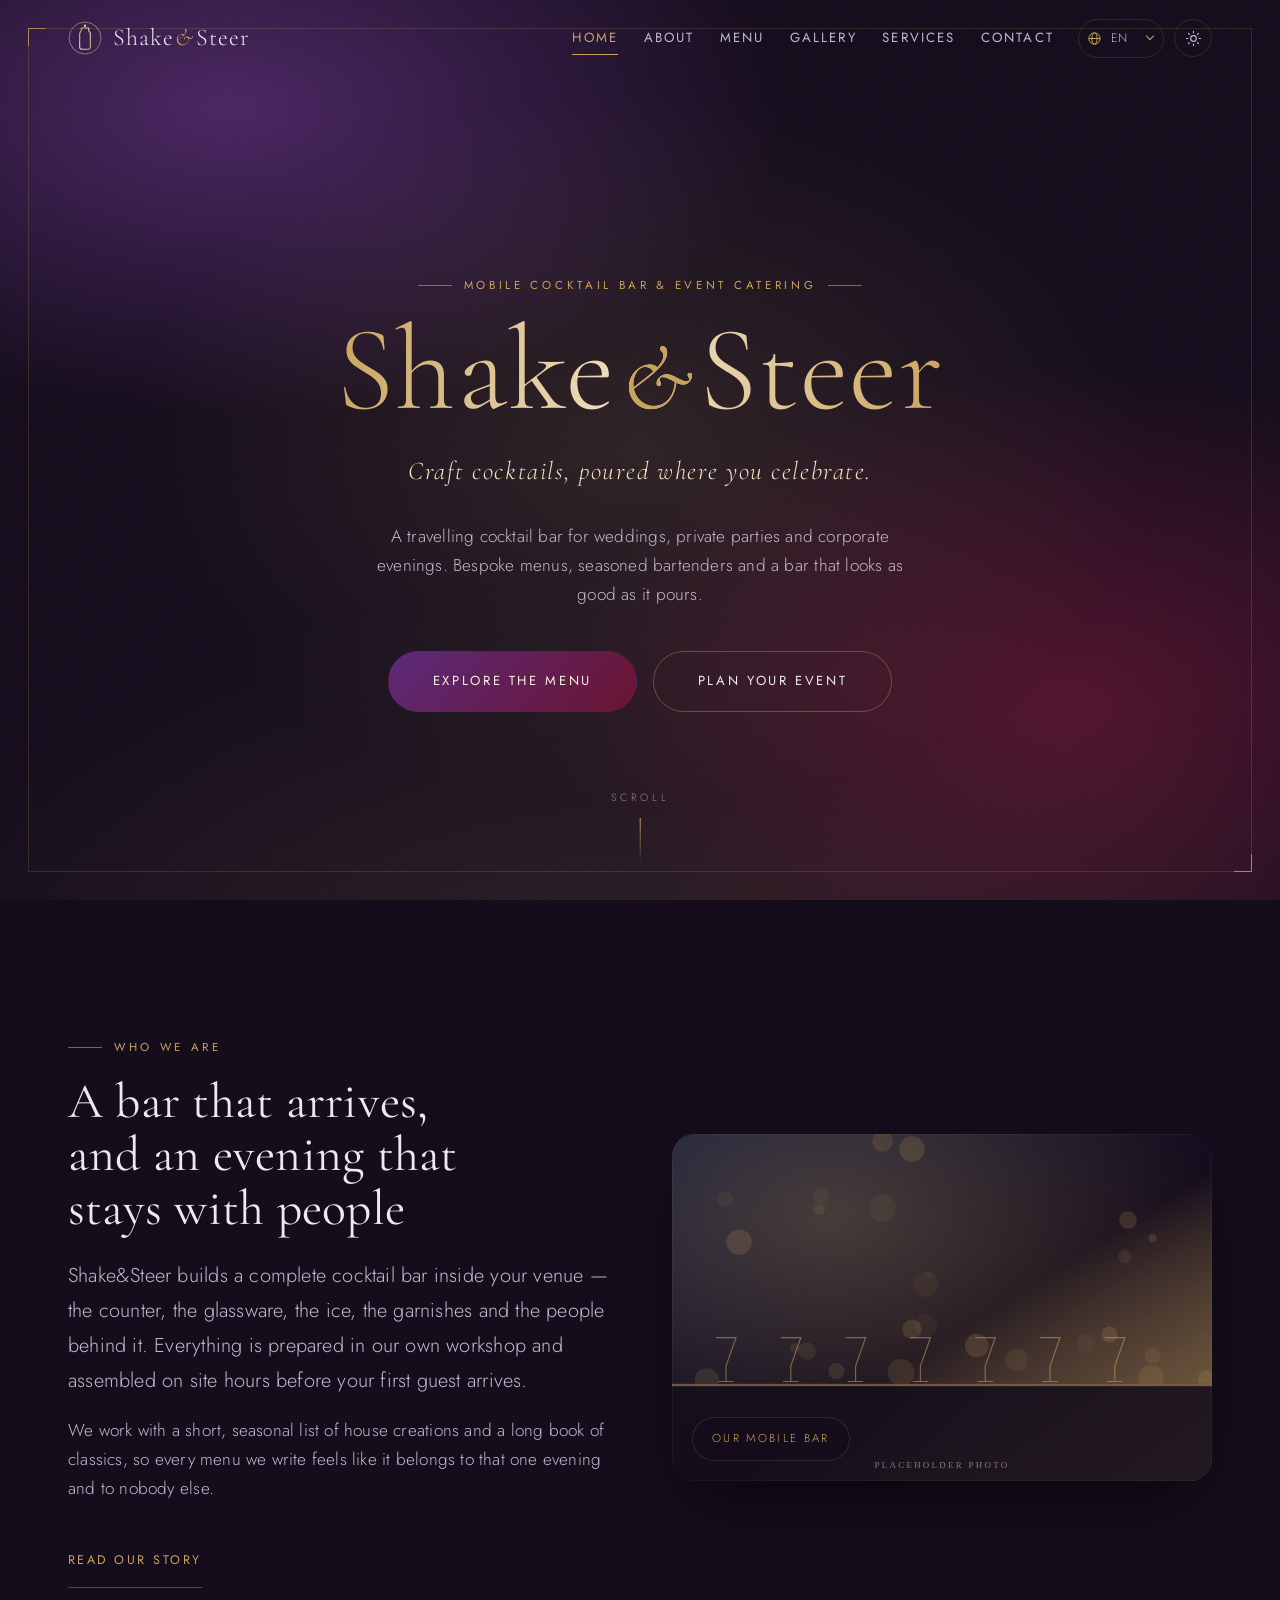
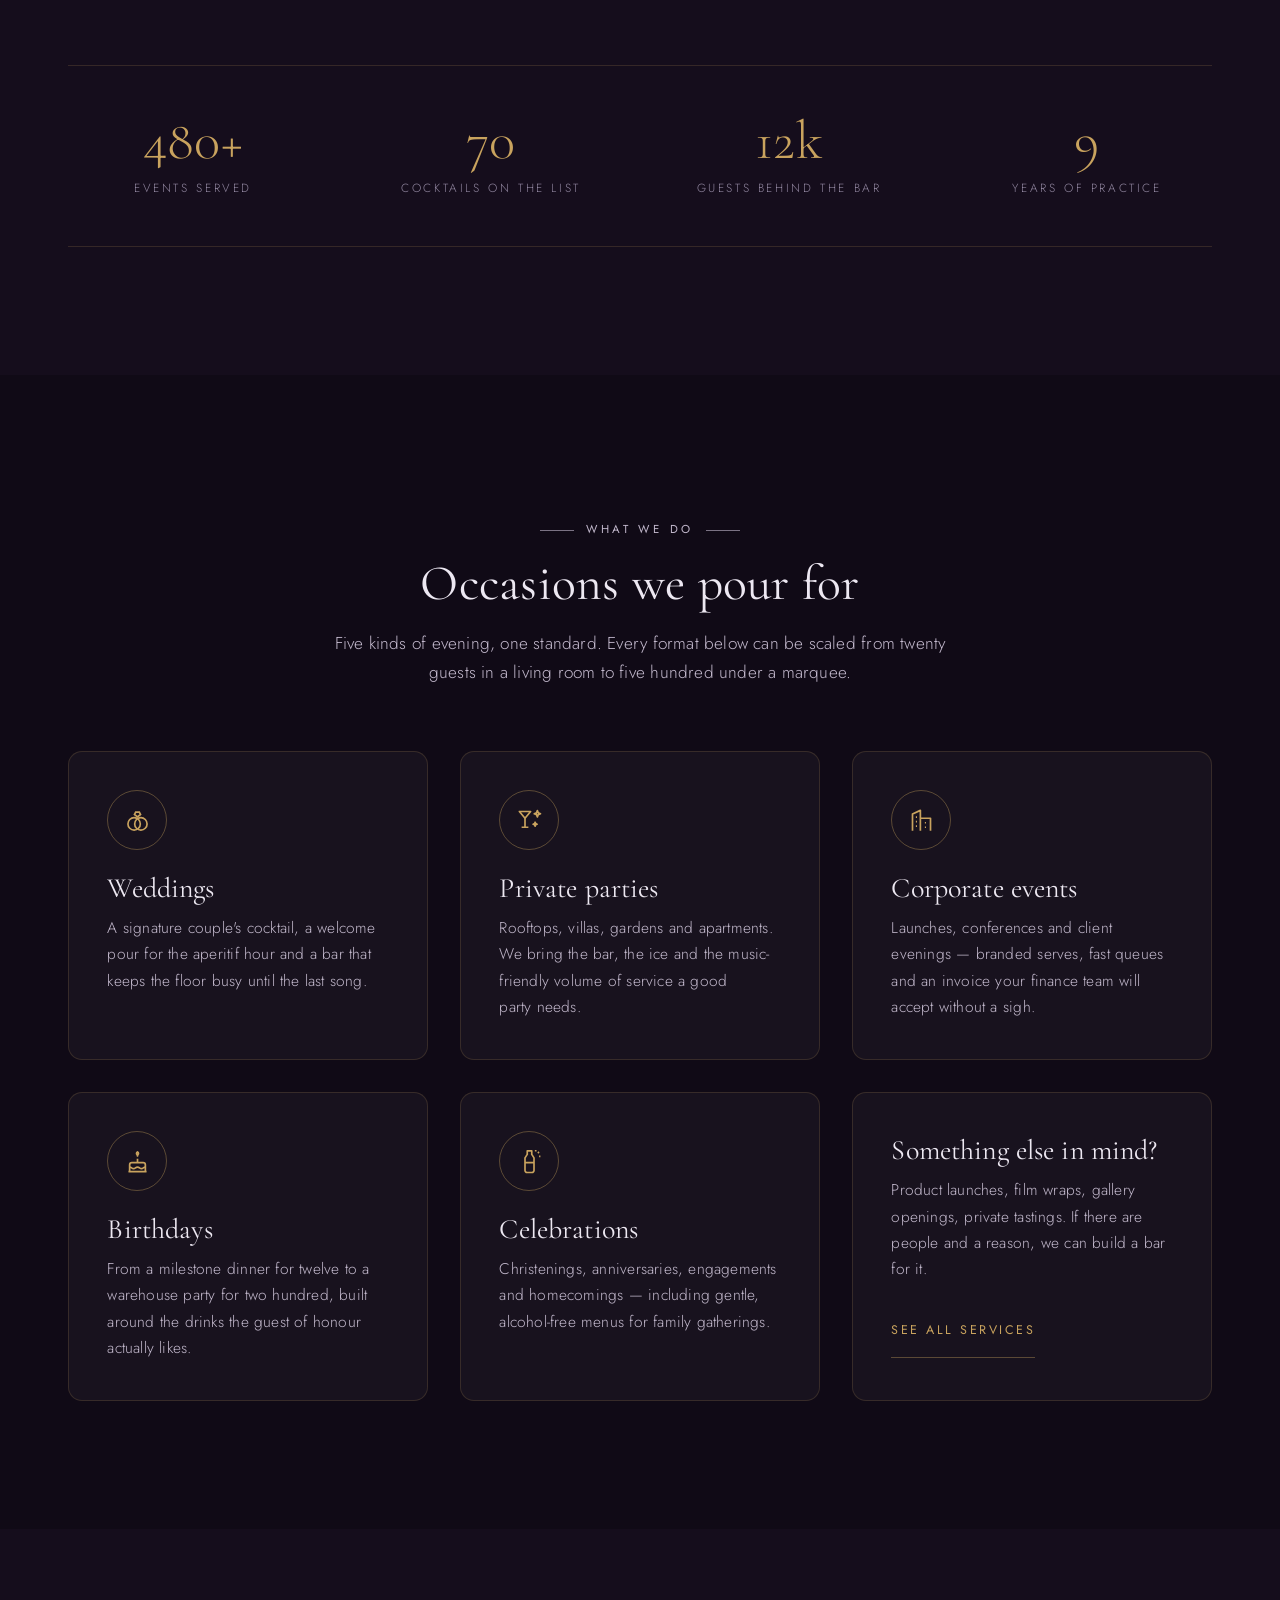
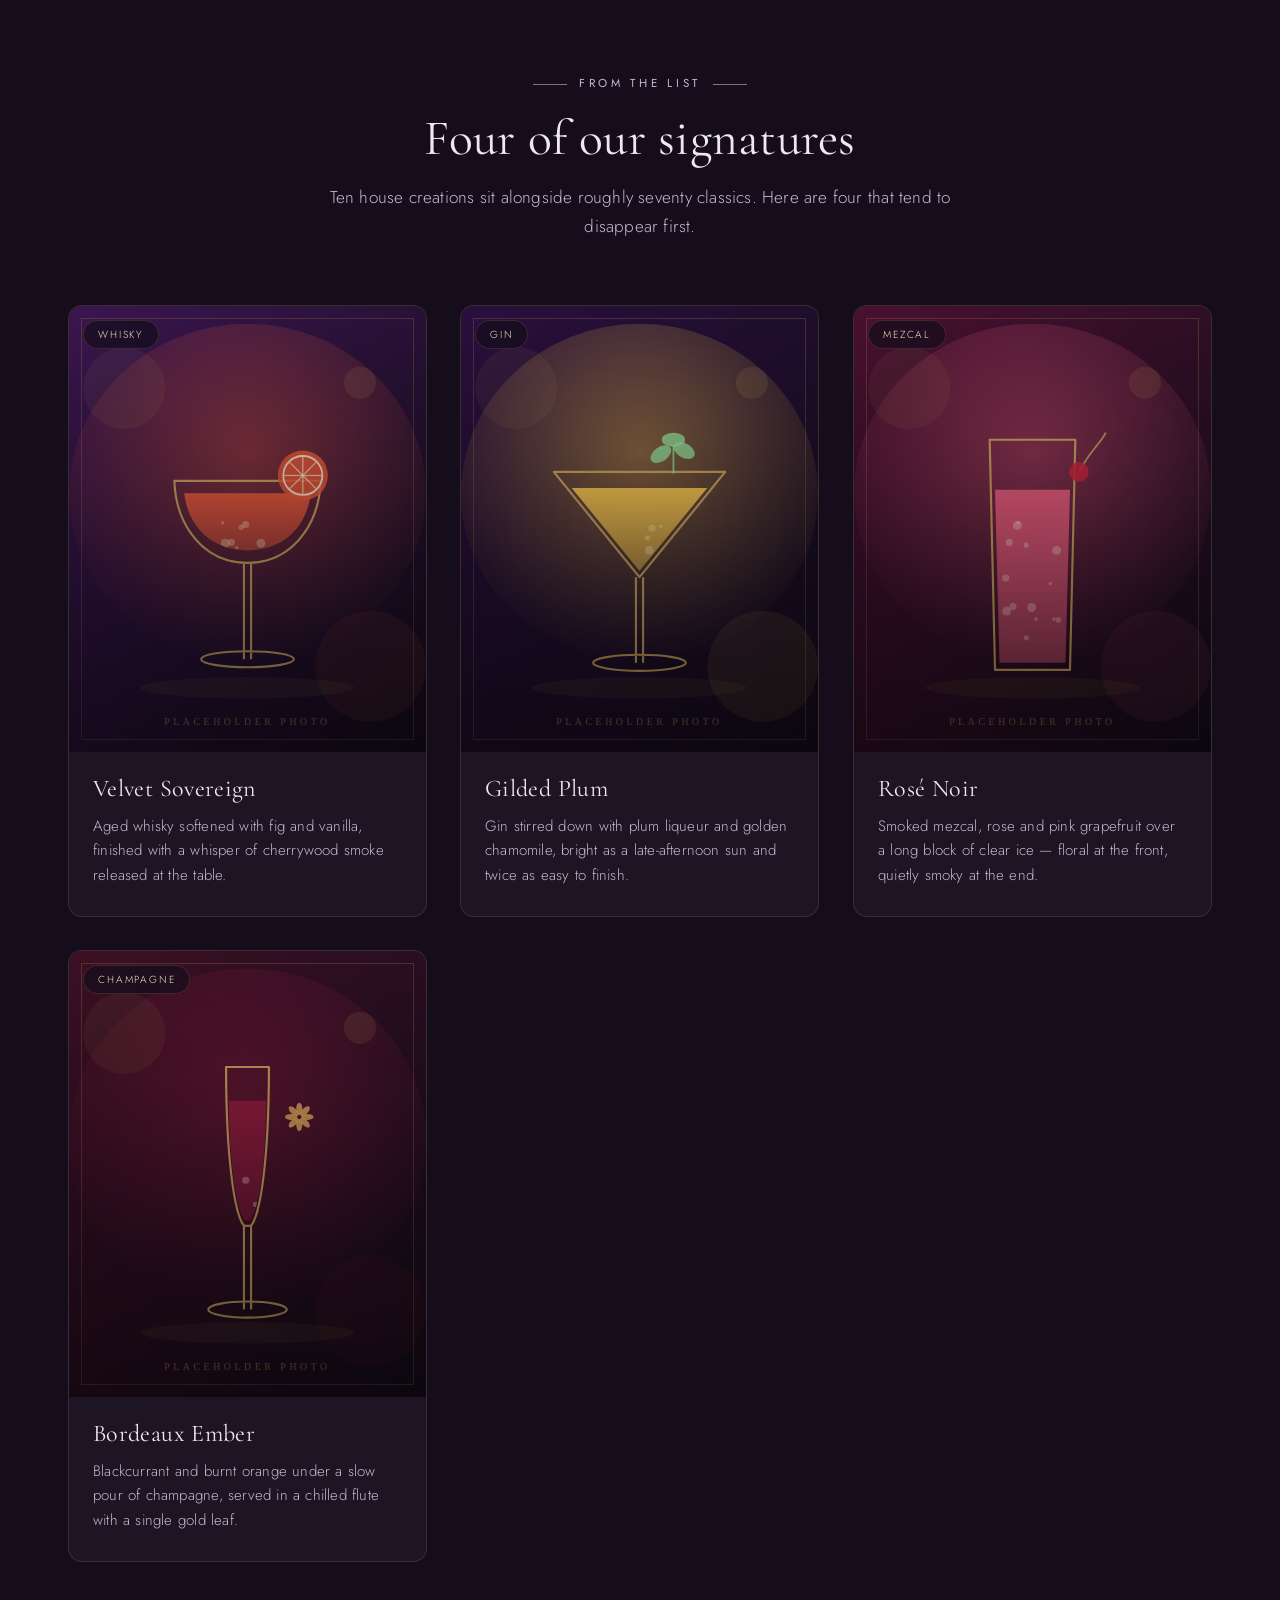
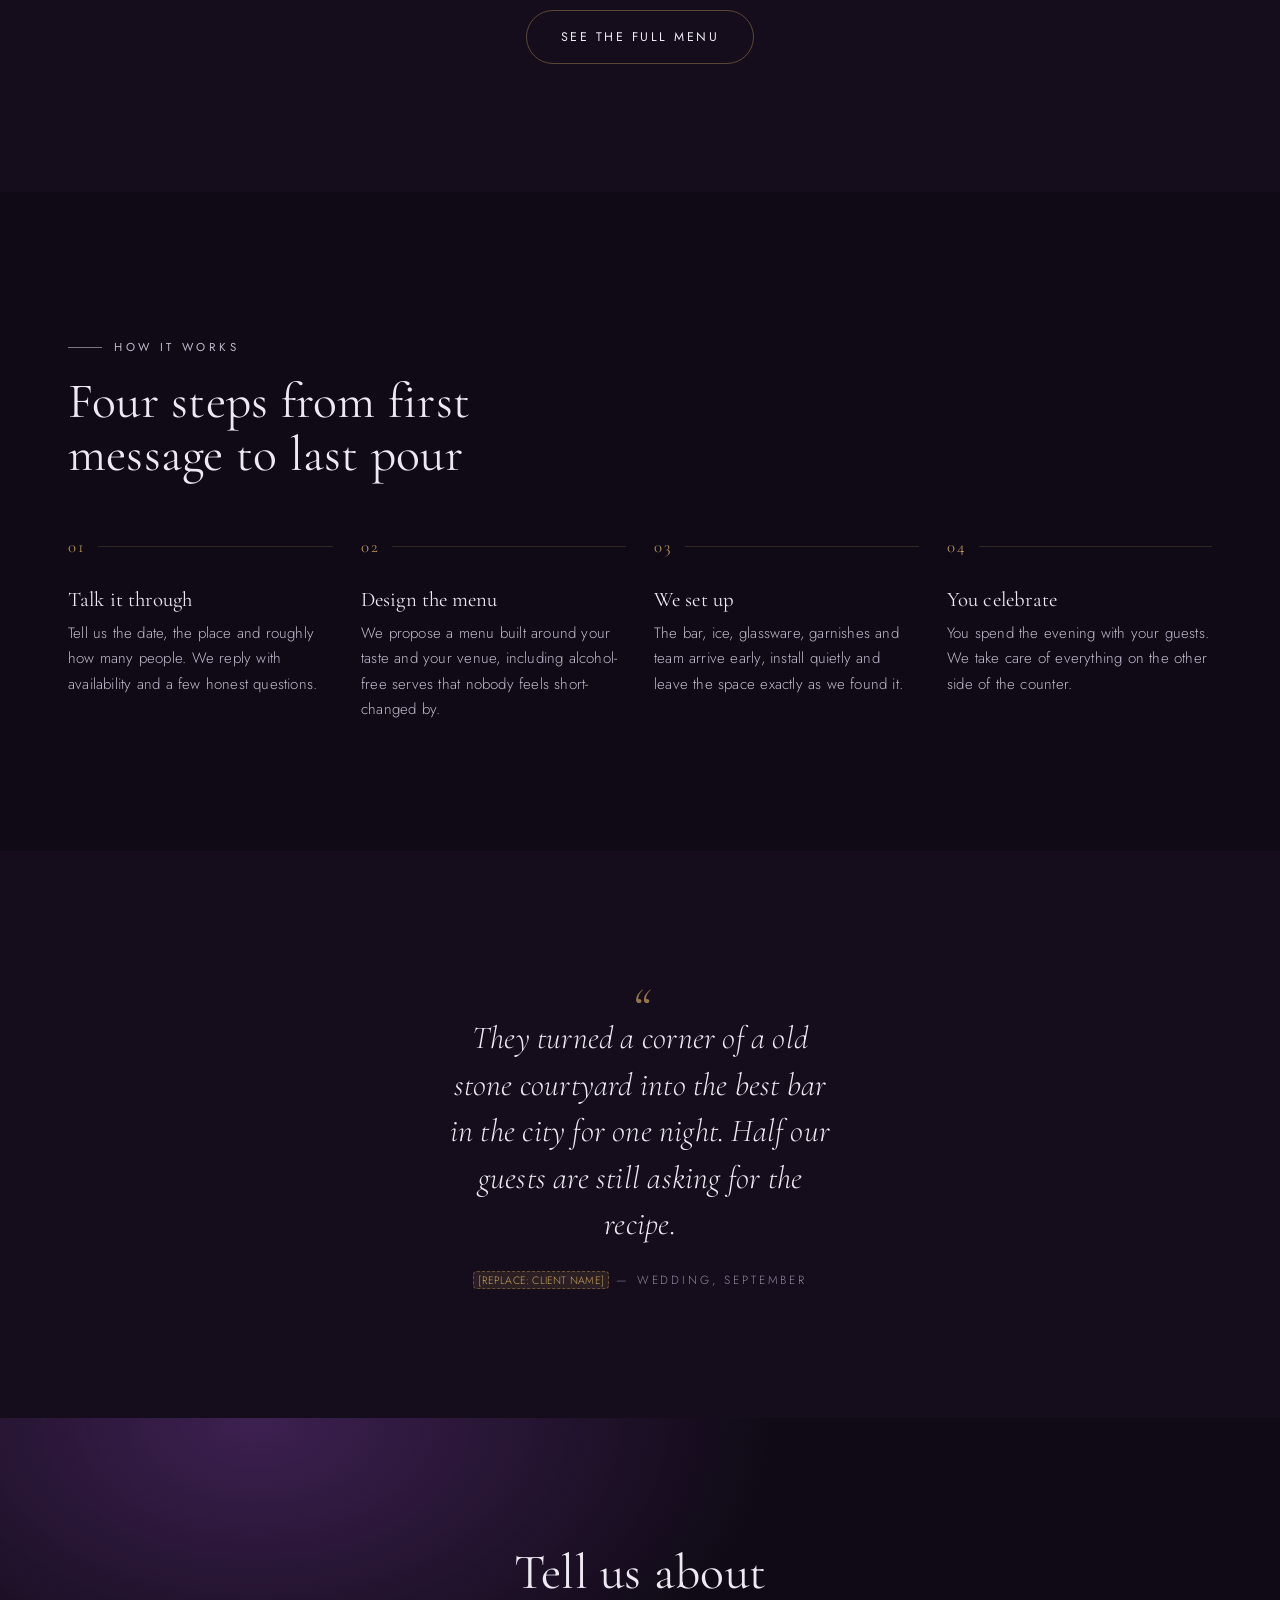
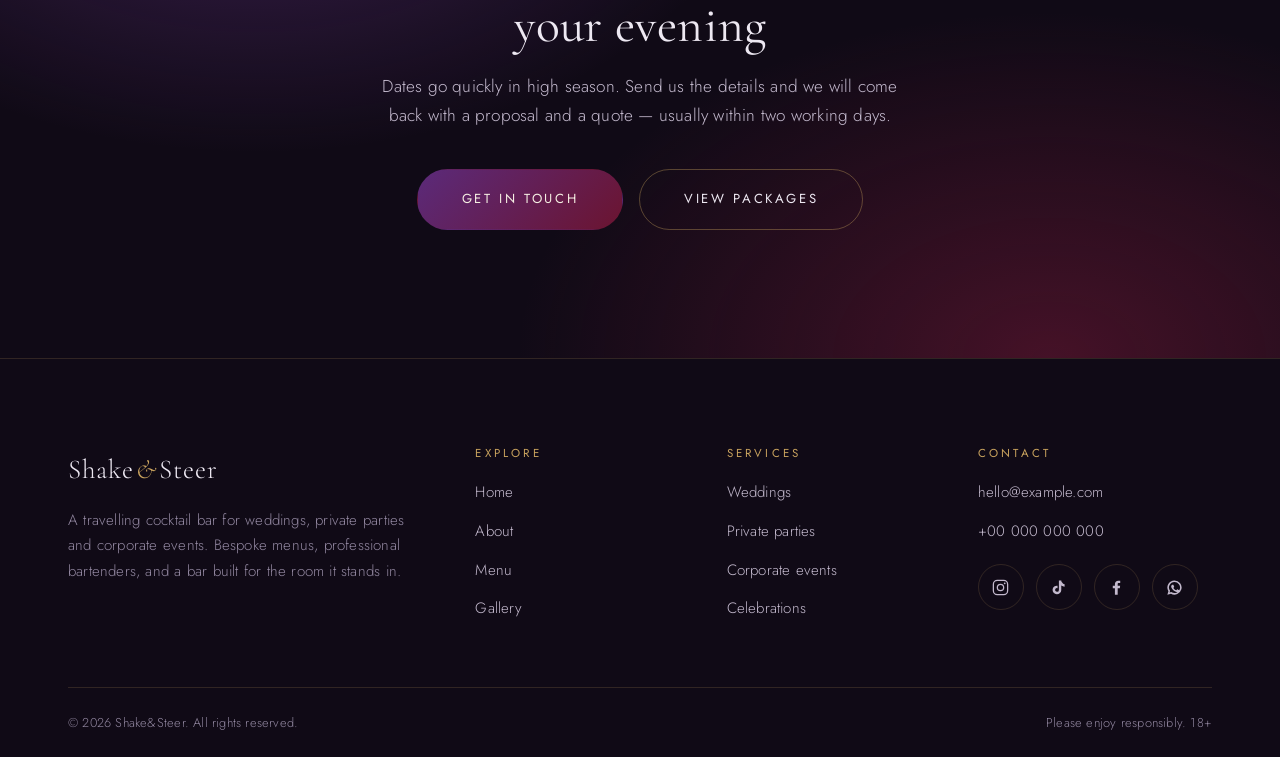
<file: index.html>
<!DOCTYPE html>
<html lang="en" data-theme="dark">
<head>
  <meta charset="utf-8">
  <meta name="viewport" content="width=device-width, initial-scale=1">

  <title data-i18n="meta.home.title">Shake&amp;Steer — Premium Cocktail Catering</title>
  <meta name="description"
        content="Shake&Steer is a travelling cocktail bar for weddings, private parties and corporate events. Bespoke menus, professional bartenders, a bar that looks as good as it pours."
        data-i18n-attr="content:meta.home.description">

  <link rel="icon" href="assets/img/logo.svg" type="image/svg+xml">

  <!-- Google Fonts: Cormorant Garamond (headings) + Jost (body) -->
  <link rel="preconnect" href="https://fonts.googleapis.com">
  <link rel="preconnect" href="https://fonts.gstatic.com" crossorigin>
  <link rel="stylesheet"
        href="https://fonts.googleapis.com/css2?family=Cormorant+Garamond:ital,wght@0,300;0,400;0,500;0,600;1,300;1,400&family=Jost:wght@200;300;400;500&display=swap">

  <link rel="stylesheet" href="assets/css/base.css">
  <link rel="stylesheet" href="assets/css/layout.css">
  <link rel="stylesheet" href="assets/css/components.css">

  <!-- Runs before the page paints so light-mode visitors see no dark flash -->
  <script src="assets/js/theme.js"></script>
</head>

<body>
  <a class="skip-link" href="#main" data-i18n="nav.skip">Skip to content</a>

  <!-- =====================================================================
       HEADER — identical on every page. If you edit it here, copy the same
       change into the other .html files.
       ===================================================================== -->
  <header class="site-header">
    <div class="site-header__inner">

      <a class="brand" href="index.html">
        <img class="brand__mark" src="assets/img/logo.svg" alt="" width="34" height="34">
        <span>Shake<span class="brand__amp">&amp;</span>Steer</span>
      </a>

      <nav class="nav" id="primary-nav" data-nav aria-label="Main">
        <a class="nav__link" href="index.html" aria-current="page" data-i18n="nav.home">Home</a>
        <a class="nav__link" href="about.html" data-i18n="nav.about">About</a>
        <a class="nav__link" href="menu.html" data-i18n="nav.menu">Menu</a>
        <a class="nav__link" href="gallery.html" data-i18n="nav.gallery">Gallery</a>
        <a class="nav__link" href="services.html" data-i18n="nav.services">Services</a>
        <a class="nav__link" href="contact.html" data-i18n="nav.contact">Contact</a>
      </nav>

      <div class="header-tools">
        <!-- Language switcher: options are filled in by assets/js/i18n.js -->
        <div class="lang-switch">
          <svg class="lang-switch__icon" viewBox="0 0 24 24" fill="none" stroke="currentColor"
               stroke-width="1.6" aria-hidden="true">
            <circle cx="12" cy="12" r="9"/><path d="M3 12h18"/>
            <ellipse cx="12" cy="12" rx="4.2" ry="9"/>
          </svg>
          <label class="sr-only" for="lang-select" data-i18n="nav.language">Language</label>
          <select id="lang-select" data-lang-switch></select>
        </div>

        <!-- Dark / light toggle -->
        <button class="theme-toggle" type="button" data-theme-toggle
                aria-label="Switch theme" data-i18n-attr="aria-label:nav.theme">
          <svg class="theme-toggle__sun" viewBox="0 0 24 24" fill="none" stroke="currentColor"
               stroke-width="1.6" stroke-linecap="round" aria-hidden="true">
            <circle cx="12" cy="12" r="4"/>
            <path d="M12 2v2M12 20v2M4.9 4.9l1.4 1.4M17.7 17.7l1.4 1.4M2 12h2M20 12h2M4.9 19.1l1.4-1.4M17.7 6.3l1.4-1.4"/>
          </svg>
          <svg class="theme-toggle__moon" viewBox="0 0 24 24" fill="none" stroke="currentColor"
               stroke-width="1.6" stroke-linejoin="round" aria-hidden="true">
            <path d="M20 14.5A8.5 8.5 0 0 1 9.5 4a8.5 8.5 0 1 0 10.5 10.5z"/>
          </svg>
        </button>
      </div>

      <button class="nav-toggle" type="button" data-nav-toggle aria-expanded="false"
              aria-controls="primary-nav" aria-label="Menu" data-i18n-attr="aria-label:nav.menuButton">
        <span class="nav-toggle__bars"><span></span><span></span><span></span></span>
      </button>

    </div>
  </header>

  <main id="main">

    <!-- =================================================================
         HERO
         ================================================================= -->
    <section class="hero">
      <div class="hero__bg"></div>
      <div class="hero__grain"></div>
      <div class="hero__frame"></div>

      <div class="container hero__inner">
        <p class="eyebrow eyebrow--center" data-i18n="home.hero.eyebrow">Mobile cocktail bar &amp; event catering</p>

        <h1 class="hero__title">
          <span class="text-gold">Shake<span class="brand__amp">&amp;</span>Steer</span>
        </h1>

        <p class="hero__tagline" data-i18n="home.hero.tagline">Craft cocktails, poured where you celebrate.</p>

        <p class="hero__text" data-i18n="home.hero.text">
          A travelling cocktail bar for weddings, private parties and corporate evenings.
          Bespoke menus, seasoned bartenders and a bar that looks as good as it pours.
        </p>

        <div class="hero__actions">
          <a class="btn btn--primary btn--lg" href="menu.html" data-i18n="home.hero.ctaMenu">Explore the menu</a>
          <a class="btn btn--lg" href="contact.html" data-i18n="home.hero.ctaBook">Plan your event</a>
        </div>
      </div>

      <div class="hero__scroll" aria-hidden="true">
        <span data-i18n="home.hero.scroll">Scroll</span>
      </div>
    </section>

    <!-- =================================================================
         INTRO + STATS
         ================================================================= -->
    <section class="section">
      <div class="container">
        <div class="split">

          <div class="split__text reveal">
            <p class="eyebrow" data-i18n="home.intro.eyebrow">Who we are</p>
            <h2 data-i18n="home.intro.title">A bar that arrives, and an evening that stays with people</h2>
            <p class="lead" style="margin-top:1.4rem" data-i18n="home.intro.text1">
              Shake&amp;Steer builds a complete cocktail bar inside your venue — the counter,
              the glassware, the ice, the garnishes and the people behind it. Everything is
              prepared in our own workshop and assembled on site hours before your first guest arrives.
            </p>
            <p style="margin-top:1.1rem;color:var(--text-soft)" data-i18n="home.intro.text2">
              We work with a short, seasonal list of house creations and a long book of
              classics, so every menu we write feels like it belongs to that one evening
              and to nobody else.
            </p>
            <p style="margin-top:2rem">
              <a class="btn btn--ghost" href="about.html" data-i18n="home.intro.link">Read our story</a>
            </p>
          </div>

          <div class="split__media reveal">
            <img src="assets/img/scene-bar.svg" alt="Placeholder photo of a Shake&Steer bar set-up"
                 data-i18n-attr="alt:home.intro.imageAlt" width="1400" height="900" loading="lazy">
            <span class="media-plate" data-i18n="home.intro.plate">Our mobile bar</span>
          </div>

        </div>

        <!-- PLACEHOLDER NUMBERS — change these to your real figures -->
        <div class="stats reveal" style="margin-top:clamp(3rem,6vw,5rem)">
          <div class="stat">
            <span class="stat__value">480+</span>
            <span class="stat__label" data-i18n="home.stats.events">Events served</span>
          </div>
          <div class="stat">
            <span class="stat__value">70</span>
            <span class="stat__label" data-i18n="home.stats.cocktails">Cocktails on the list</span>
          </div>
          <div class="stat">
            <span class="stat__value">12k</span>
            <span class="stat__label" data-i18n="home.stats.guests">Guests behind the bar</span>
          </div>
          <div class="stat">
            <span class="stat__value">9</span>
            <span class="stat__label" data-i18n="home.stats.years">Years of practice</span>
          </div>
        </div>
      </div>
    </section>

    <!-- =================================================================
         EVENT TYPES
         ================================================================= -->
    <section class="section section--alt">
      <div class="container">
        <div class="section-head section-head--center">
          <p class="eyebrow eyebrow--center" data-i18n="home.events.eyebrow">What we do</p>
          <h2 data-i18n="home.events.title">Occasions we pour for</h2>
          <p data-i18n="home.events.text">
            Five kinds of evening, one standard. Every format below can be scaled from
            twenty guests in a living room to five hundred under a marquee.
          </p>
        </div>

        <div class="grid grid--3" data-reveal-group="90">

          <article class="card reveal">
            <span class="icon-badge" aria-hidden="true">
              <svg viewBox="0 0 24 24" fill="none" stroke="currentColor" stroke-width="1.5">
                <circle cx="9" cy="15" r="5.5"/><circle cx="15" cy="15" r="5.5"/>
                <path d="M10.4 4.5h3.2l1.1 2.2-2.7 2.1-2.7-2.1z"/>
              </svg>
            </span>
            <h3 data-i18n="services.weddings.title">Weddings</h3>
            <p data-i18n="services.weddings.short">
              A signature couple's cocktail, a welcome pour for the aperitif hour and a bar
              that keeps the floor busy until the last song.
            </p>
          </article>

          <article class="card reveal">
            <span class="icon-badge" aria-hidden="true">
              <svg viewBox="0 0 24 24" fill="none" stroke="currentColor" stroke-width="1.5" stroke-linejoin="round">
                <path d="M3 4h10l-5 6z"/><path d="M8 10v8"/><path d="M5 18h6"/>
                <path d="M19 3.2l.8 2 2 .8-2 .8-.8 2-.8-2-2-.8 2-.8z"/>
                <path d="M17 13.5l.5 1.3 1.3.5-1.3.5-.5 1.3-.5-1.3-1.3-.5 1.3-.5z"/>
              </svg>
            </span>
            <h3 data-i18n="services.private.title">Private parties</h3>
            <p data-i18n="services.private.short">
              Rooftops, villas, gardens and apartments. We bring the bar, the ice and the
              music-friendly volume of service a good party needs.
            </p>
          </article>

          <article class="card reveal">
            <span class="icon-badge" aria-hidden="true">
              <svg viewBox="0 0 24 24" fill="none" stroke="currentColor" stroke-width="1.5" stroke-linejoin="round">
                <path d="M4 21V6.2L11 3v18"/><path d="M11 10h9v11"/>
                <path d="M7 9h1M7 13h1M7 17h1M15 14h1M15 18h1"/>
              </svg>
            </span>
            <h3 data-i18n="services.corporate.title">Corporate events</h3>
            <p data-i18n="services.corporate.short">
              Launches, conferences and client evenings — branded serves, fast queues and
              an invoice your finance team will accept without a sigh.
            </p>
          </article>

          <article class="card reveal">
            <span class="icon-badge" aria-hidden="true">
              <svg viewBox="0 0 24 24" fill="none" stroke="currentColor" stroke-width="1.5" stroke-linejoin="round">
                <path d="M4 21h16"/><path d="M5 21v-6a2 2 0 0 1 2-2h10a2 2 0 0 1 2 2v6"/>
                <path d="M12 13V9.5"/>
                <path d="M12 7c0-.9.9-1.3.9-2.2 0-.6-.4-1-.9-1.4-.5.4-.9.8-.9 1.4 0 .9.9 1.3.9 2.2z"/>
                <path d="M5 17c1.8 0 1.8 1.4 3.5 1.4S10.2 17 12 17s1.8 1.4 3.5 1.4S17.2 17 19 17"/>
              </svg>
            </span>
            <h3 data-i18n="services.birthdays.title">Birthdays</h3>
            <p data-i18n="services.birthdays.short">
              From a milestone dinner for twelve to a warehouse party for two hundred,
              built around the drinks the guest of honour actually likes.
            </p>
          </article>

          <article class="card reveal">
            <span class="icon-badge" aria-hidden="true">
              <svg viewBox="0 0 24 24" fill="none" stroke="currentColor" stroke-width="1.5" stroke-linejoin="round">
                <path d="M10 2.5h4v3.2l2 3.1V20a1.8 1.8 0 0 1-1.8 1.8H9.8A1.8 1.8 0 0 1 8 20V8.8l2-3.1z"/>
                <path d="M8 13h8"/><path d="M19.5 3.5l.9 1M20.5 7.5h1.2M17.5 1.8v1.3"/>
              </svg>
            </span>
            <h3 data-i18n="services.celebrations.title">Celebrations</h3>
            <p data-i18n="services.celebrations.short">
              Christenings, anniversaries, engagements and homecomings — including gentle,
              alcohol-free menus for family gatherings.
            </p>
          </article>

          <article class="card reveal" style="display:flex;flex-direction:column;justify-content:center">
            <h3 data-i18n="home.events.moreTitle">Something else in mind?</h3>
            <p data-i18n="home.events.moreText">
              Product launches, film wraps, gallery openings, private tastings. If there are
              people and a reason, we can build a bar for it.
            </p>
            <p style="margin-top:1.4rem">
              <a class="btn btn--ghost" href="services.html" data-i18n="home.events.moreLink">See all services</a>
            </p>
          </article>

        </div>
      </div>
    </section>

    <!-- =================================================================
         SIGNATURE COCKTAIL TEASER
         ================================================================= -->
    <section class="section">
      <div class="container">
        <div class="section-head section-head--center">
          <p class="eyebrow eyebrow--center" data-i18n="home.signature.eyebrow">From the list</p>
          <h2 data-i18n="home.signature.title">Four of our signatures</h2>
          <p data-i18n="home.signature.text">
            Ten house creations sit alongside roughly seventy classics. Here are four that
            tend to disappear first.
          </p>
        </div>

        <div class="cocktail-grid" data-reveal-group="80">

          <article class="cocktail reveal">
            <div class="cocktail__media">
              <span class="cocktail__tag" data-i18n="menu.tags.whisky">Whisky</span>
              <img src="assets/img/cocktail-01.svg" alt="Velvet Sovereign cocktail placeholder"
                   data-i18n-attr="alt:menu.c1.alt" width="400" height="500" loading="lazy">
            </div>
            <div class="cocktail__body">
              <h3 class="cocktail__name">Velvet Sovereign</h3>
              <p data-i18n="menu.c1.desc">
                Aged whisky softened with fig and vanilla, finished with a whisper of
                cherrywood smoke released at the table.
              </p>
            </div>
          </article>

          <article class="cocktail reveal">
            <div class="cocktail__media">
              <span class="cocktail__tag" data-i18n="menu.tags.gin">Gin</span>
              <img src="assets/img/cocktail-02.svg" alt="Gilded Plum cocktail placeholder"
                   data-i18n-attr="alt:menu.c2.alt" width="400" height="500" loading="lazy">
            </div>
            <div class="cocktail__body">
              <h3 class="cocktail__name">Gilded Plum</h3>
              <p data-i18n="menu.c2.desc">
                Gin stirred down with plum liqueur and golden chamomile, bright as a
                late-afternoon sun and twice as easy to finish.
              </p>
            </div>
          </article>

          <article class="cocktail reveal">
            <div class="cocktail__media">
              <span class="cocktail__tag" data-i18n="menu.tags.mezcal">Mezcal</span>
              <img src="assets/img/cocktail-03.svg" alt="Rosé Noir cocktail placeholder"
                   data-i18n-attr="alt:menu.c3.alt" width="400" height="500" loading="lazy">
            </div>
            <div class="cocktail__body">
              <h3 class="cocktail__name">Rosé Noir</h3>
              <p data-i18n="menu.c3.desc">
                Smoked mezcal, rose and pink grapefruit over a long block of clear ice —
                floral at the front, quietly smoky at the end.
              </p>
            </div>
          </article>

          <article class="cocktail reveal">
            <div class="cocktail__media">
              <span class="cocktail__tag" data-i18n="menu.tags.champagne">Champagne</span>
              <img src="assets/img/cocktail-05.svg" alt="Bordeaux Ember cocktail placeholder"
                   data-i18n-attr="alt:menu.c5.alt" width="400" height="500" loading="lazy">
            </div>
            <div class="cocktail__body">
              <h3 class="cocktail__name">Bordeaux Ember</h3>
              <p data-i18n="menu.c5.desc">
                Blackcurrant and burnt orange under a slow pour of champagne, served in a
                chilled flute with a single gold leaf.
              </p>
            </div>
          </article>

        </div>

        <p class="text-center" style="margin-top:3rem">
          <a class="btn" href="menu.html" data-i18n="home.signature.link">See the full menu</a>
        </p>
      </div>
    </section>

    <!-- =================================================================
         HOW IT WORKS
         ================================================================= -->
    <section class="section section--alt">
      <div class="container">
        <div class="section-head">
          <p class="eyebrow" data-i18n="home.process.eyebrow">How it works</p>
          <h2 data-i18n="home.process.title">Four steps from first message to last pour</h2>
        </div>

        <div class="timeline" data-reveal-group="90">
          <div class="timeline__item reveal">
            <h3 data-i18n="home.process.s1.title">Talk it through</h3>
            <p data-i18n="home.process.s1.text">
              Tell us the date, the place and roughly how many people. We reply with
              availability and a few honest questions.
            </p>
          </div>
          <div class="timeline__item reveal">
            <h3 data-i18n="home.process.s2.title">Design the menu</h3>
            <p data-i18n="home.process.s2.text">
              We propose a menu built around your taste and your venue, including
              alcohol-free serves that nobody feels short-changed by.
            </p>
          </div>
          <div class="timeline__item reveal">
            <h3 data-i18n="home.process.s3.title">We set up</h3>
            <p data-i18n="home.process.s3.text">
              The bar, ice, glassware, garnishes and team arrive early, install quietly and
              leave the space exactly as we found it.
            </p>
          </div>
          <div class="timeline__item reveal">
            <h3 data-i18n="home.process.s4.title">You celebrate</h3>
            <p data-i18n="home.process.s4.text">
              You spend the evening with your guests. We take care of everything on the
              other side of the counter.
            </p>
          </div>
        </div>
      </div>
    </section>

    <!-- =================================================================
         QUOTE
         ================================================================= -->
    <section class="section">
      <div class="container">
        <!-- PLACEHOLDER TESTIMONIAL — replace with a real client quote -->
        <figure class="quote reveal">
          <blockquote data-i18n="home.quote.text">
            They turned a corner of a old stone courtyard into the best bar in the city for
            one night. Half our guests are still asking for the recipe.
          </blockquote>
          <figcaption>
            <span class="placeholder">[REPLACE: client name]</span>
            <span data-i18n="home.quote.role">— wedding, September</span>
          </figcaption>
        </figure>
      </div>
    </section>

    <!-- =================================================================
         CALL TO ACTION
         ================================================================= -->
    <section class="section cta">
      <div class="container">
        <h2 data-i18n="cta.title">Tell us about your evening</h2>
        <p data-i18n="cta.text">
          Dates go quickly in high season. Send us the details and we will come back with a
          proposal and a quote — usually within two working days.
        </p>
        <div class="cta__actions">
          <a class="btn btn--primary btn--lg" href="contact.html" data-i18n="cta.primary">Get in touch</a>
          <a class="btn btn--lg" href="services.html" data-i18n="cta.secondary">View packages</a>
        </div>
      </div>
    </section>

  </main>

  <!-- =====================================================================
       FOOTER — identical on every page.
       ===================================================================== -->
  <footer class="site-footer">
    <div class="container">
      <div class="site-footer__grid">

        <div>
          <span class="footer-brand__name">Shake<span class="brand__amp">&amp;</span>Steer</span>
          <p data-i18n="footer.about">
            A travelling cocktail bar for weddings, private parties and corporate events.
            Bespoke menus, professional bartenders, and a bar built for the room it stands in.
          </p>
        </div>

        <div>
          <h4 data-i18n="footer.explore">Explore</h4>
          <ul class="footer-list">
            <li><a href="index.html" data-i18n="nav.home">Home</a></li>
            <li><a href="about.html" data-i18n="nav.about">About</a></li>
            <li><a href="menu.html" data-i18n="nav.menu">Menu</a></li>
            <li><a href="gallery.html" data-i18n="nav.gallery">Gallery</a></li>
          </ul>
        </div>

        <div>
          <h4 data-i18n="footer.services">Services</h4>
          <ul class="footer-list">
            <li><a href="services.html" data-i18n="services.weddings.title">Weddings</a></li>
            <li><a href="services.html" data-i18n="services.private.title">Private parties</a></li>
            <li><a href="services.html" data-i18n="services.corporate.title">Corporate events</a></li>
            <li><a href="services.html" data-i18n="services.celebrations.title">Celebrations</a></li>
          </ul>
        </div>

        <div>
          <h4 data-i18n="footer.contact">Contact</h4>
          <!-- PLACEHOLDERS — replace the e-mail and phone in every .html file -->
          <ul class="footer-list">
            <li><a href="mailto:hello@example.com">hello@example.com</a></li>
            <li><a href="tel:+000000000000">+00 000 000 000</a></li>
          </ul>
          <div class="socials" style="margin-top:1.2rem">
            <a class="social" href="https://instagram.com/" target="_blank" rel="noopener" aria-label="Instagram">
              <svg viewBox="0 0 24 24" fill="none" stroke="currentColor" stroke-width="1.6" aria-hidden="true">
                <rect x="3" y="3" width="18" height="18" rx="5"/><circle cx="12" cy="12" r="4"/>
                <circle cx="17.3" cy="6.7" r="1.1" fill="currentColor" stroke="none"/>
              </svg>
            </a>
            <a class="social" href="https://tiktok.com/" target="_blank" rel="noopener" aria-label="TikTok">
              <svg viewBox="0 0 24 24" fill="currentColor" aria-hidden="true">
                <path d="M16.6 5.8a4.3 4.3 0 0 1-1.1-2.8h-3v12.1a2.4 2.4 0 1 1-1.7-2.3V9.7a5.5 5.5 0 1 0 4.7 5.4V9.6a7.2 7.2 0 0 0 4.2 1.35V7.9a4.3 4.3 0 0 1-3.1-2.1z"/>
              </svg>
            </a>
            <a class="social" href="https://facebook.com/" target="_blank" rel="noopener" aria-label="Facebook">
              <svg viewBox="0 0 24 24" fill="currentColor" aria-hidden="true">
                <path d="M13.5 21v-8h2.7l.4-3.1h-3.1V7.9c0-.9.25-1.5 1.55-1.5h1.65V3.6c-.3-.04-1.3-.1-2.5-.1-2.5 0-4.2 1.53-4.2 4.33V9.9H7.3V13H10v8z"/>
              </svg>
            </a>
            <a class="social" href="https://wa.me/000000000000" target="_blank" rel="noopener" aria-label="WhatsApp">
              <svg viewBox="0 0 24 24" fill="currentColor" aria-hidden="true">
                <path d="M12 3a9 9 0 0 0-7.7 13.6L3 21l4.5-1.2A9 9 0 1 0 12 3zm0 2a7 7 0 1 1-3.6 13l-.3-.2-2.3.6.6-2.2-.2-.3A7 7 0 0 1 12 5zm-2.6 3.4c-.2 0-.5 0-.7.3-.2.3-.9.9-.9 2.1s.9 2.4 1 2.6c.1.2 1.7 2.7 4.2 3.7 2 .8 2.4.6 2.9.6.5 0 1.5-.6 1.7-1.2.2-.6.2-1.1.15-1.2l-.6-.3-1.5-.7c-.2-.1-.4-.1-.55.1l-.75 1c-.15.2-.3.2-.5.1-.2-.1-1-.4-1.9-1.2-.7-.6-1.2-1.4-1.3-1.6-.1-.2 0-.35.1-.45l.45-.5c.15-.2.2-.3.3-.5.1-.2 0-.4 0-.5l-.7-1.7c-.2-.45-.4-.4-.55-.4z"/>
              </svg>
            </a>
          </div>
        </div>

      </div>
    </div>

    <div class="container">
      <div class="site-footer__bottom">
        <p>© <span data-year>2026</span> Shake&amp;Steer. <span data-i18n="footer.rights">All rights reserved.</span></p>
        <p data-i18n="footer.responsibly">Please enjoy responsibly. 18+</p>
      </div>
    </div>
  </footer>

  <script src="assets/js/i18n.js" defer></script>
  <script src="assets/js/main.js" defer></script>
</body>
</html>
</file>
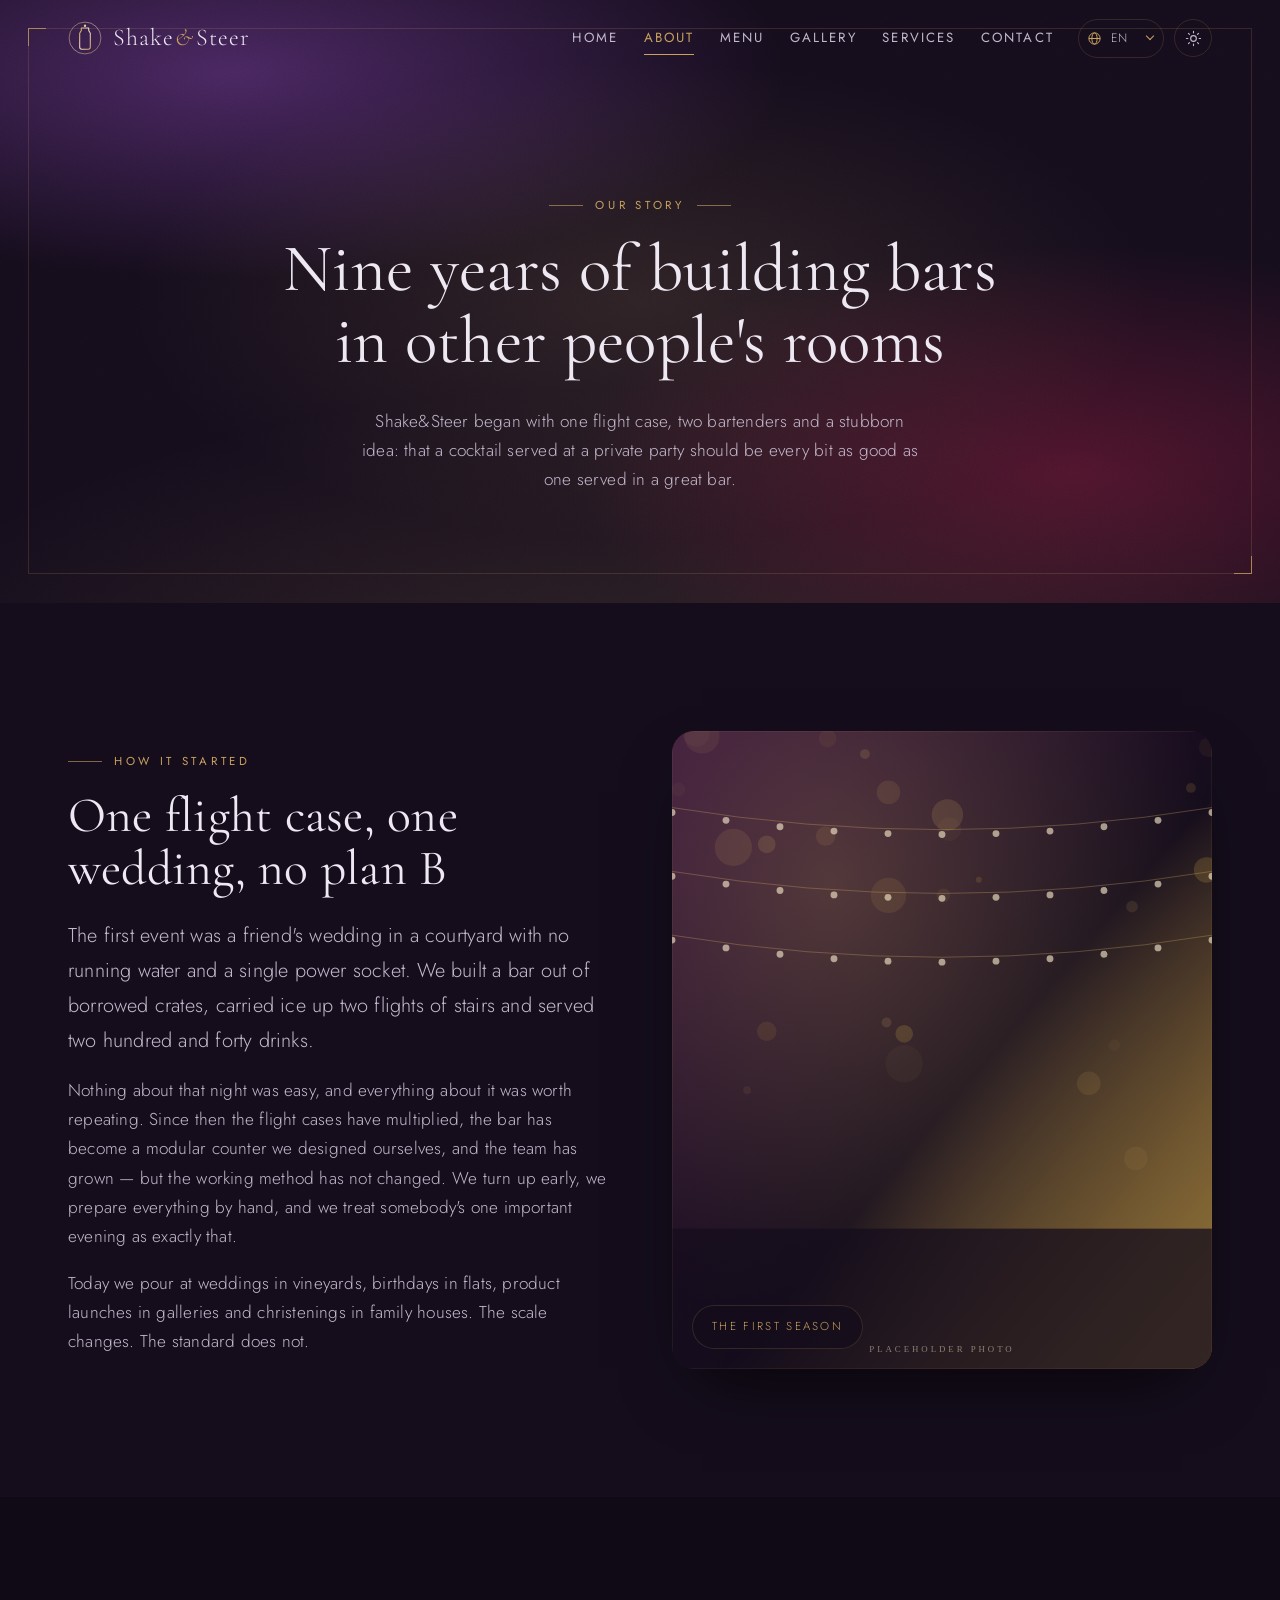
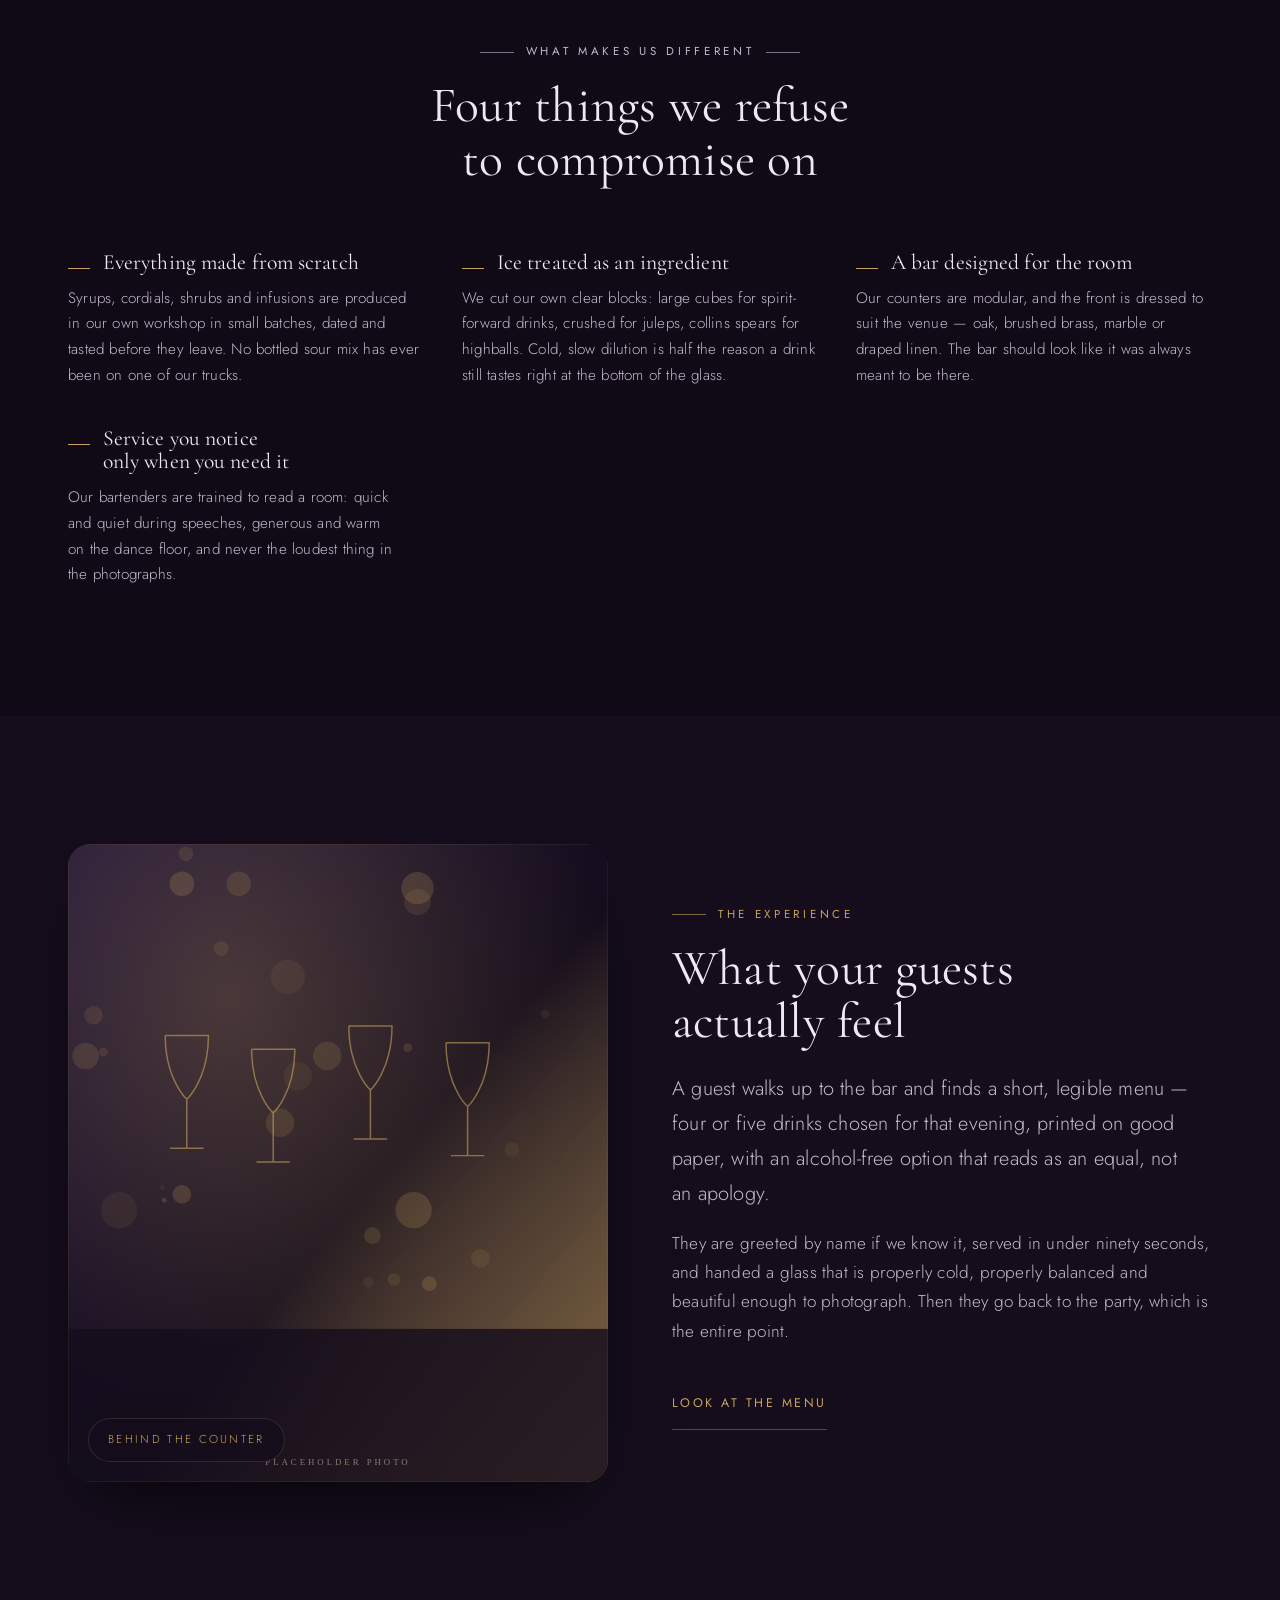
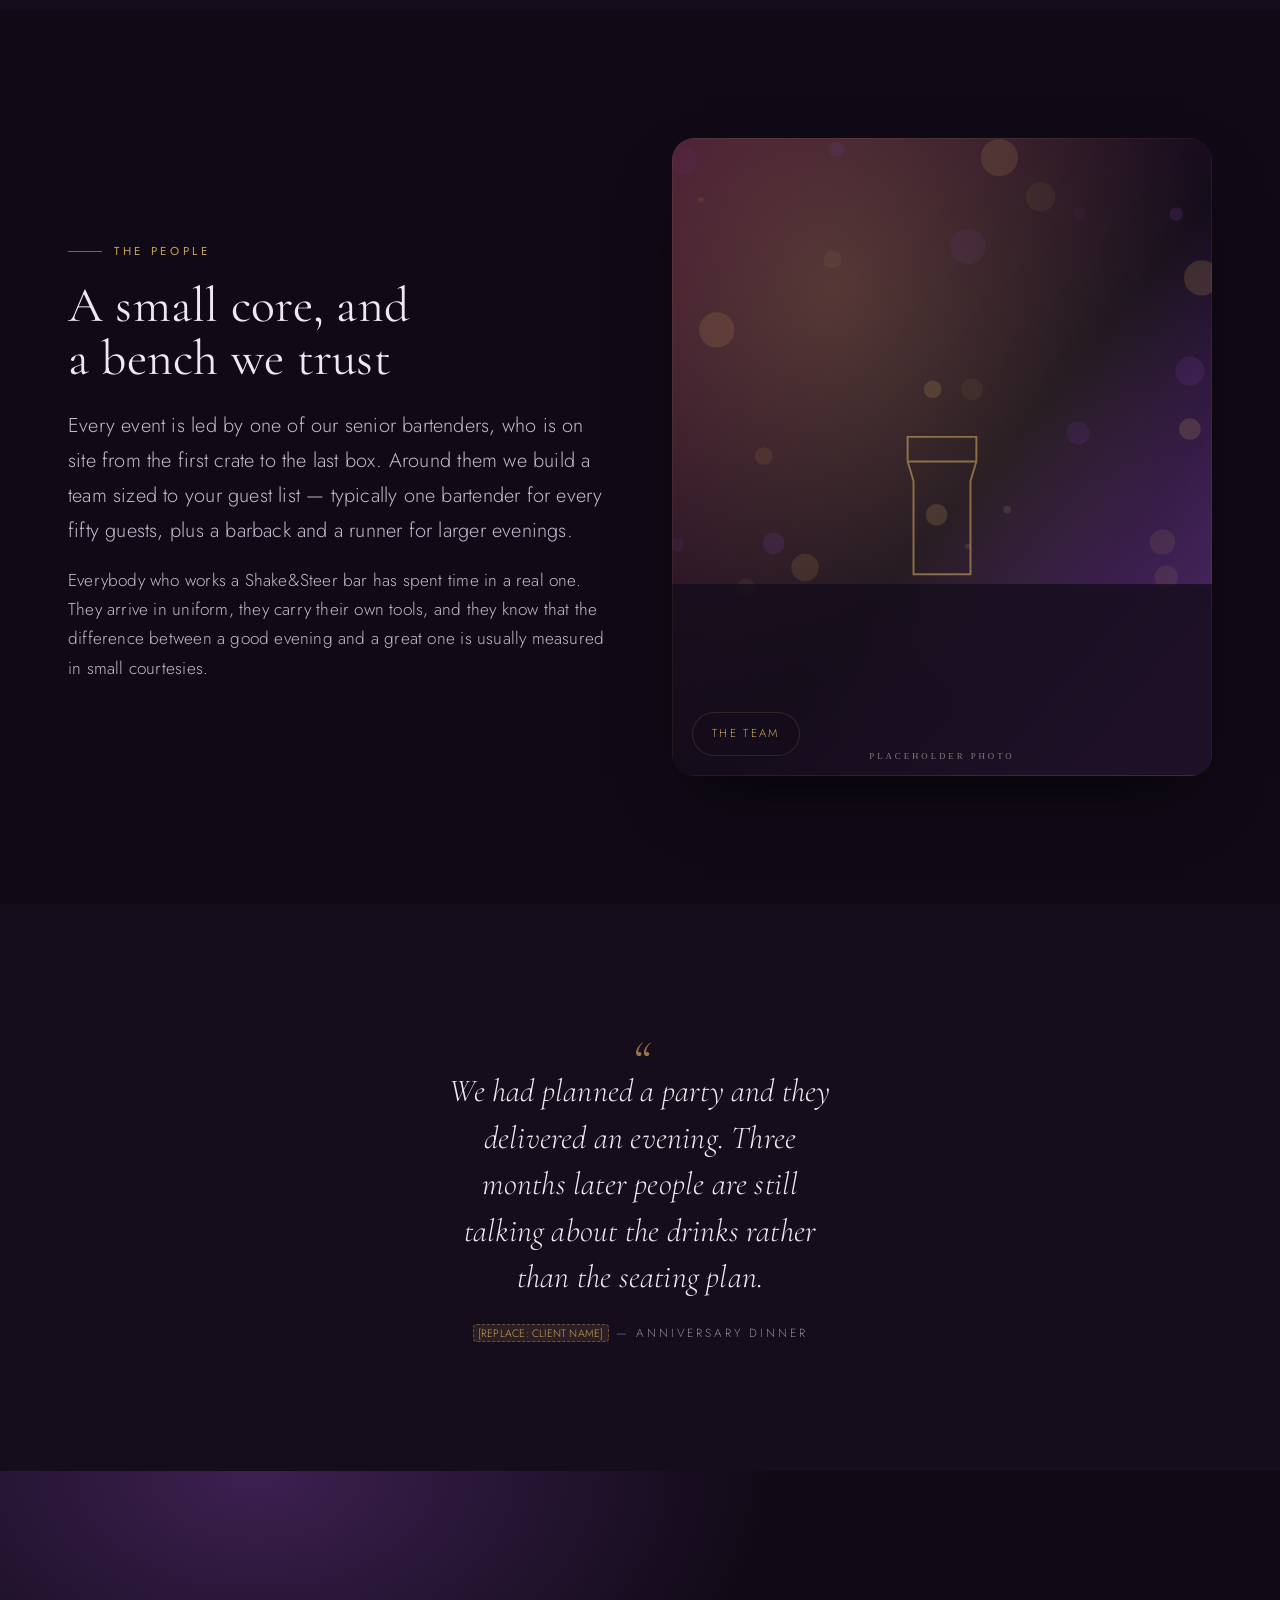
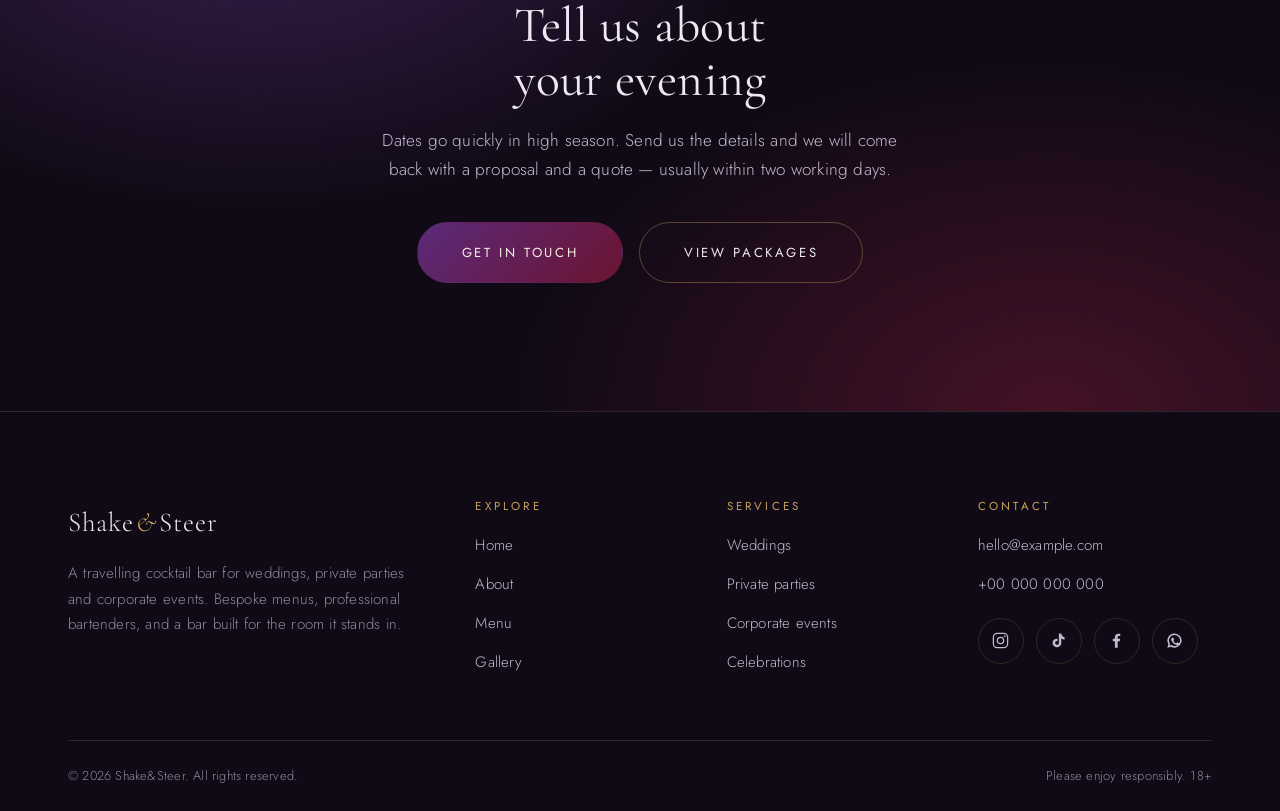
<file: about.html>
<!DOCTYPE html>
<html lang="en" data-theme="dark">
<head>
  <meta charset="utf-8">
  <meta name="viewport" content="width=device-width, initial-scale=1">

  <title data-i18n="meta.about.title">About — Shake&amp;Steer Cocktail Catering</title>
  <meta name="description"
        content="The story behind Shake&Steer: a mobile cocktail bar built on good ingredients, quiet service and menus written for one evening only."
        data-i18n-attr="content:meta.about.description">

  <link rel="icon" href="assets/img/logo.svg" type="image/svg+xml">

  <link rel="preconnect" href="https://fonts.googleapis.com">
  <link rel="preconnect" href="https://fonts.gstatic.com" crossorigin>
  <link rel="stylesheet"
        href="https://fonts.googleapis.com/css2?family=Cormorant+Garamond:ital,wght@0,300;0,400;0,500;0,600;1,300;1,400&family=Jost:wght@200;300;400;500&display=swap">

  <link rel="stylesheet" href="assets/css/base.css">
  <link rel="stylesheet" href="assets/css/layout.css">
  <link rel="stylesheet" href="assets/css/components.css">

  <script src="assets/js/theme.js"></script>
</head>

<body>
  <a class="skip-link" href="#main" data-i18n="nav.skip">Skip to content</a>

  <!-- ================= HEADER (same on every page) ================= -->
  <header class="site-header">
    <div class="site-header__inner">

      <a class="brand" href="index.html">
        <img class="brand__mark" src="assets/img/logo.svg" alt="" width="34" height="34">
        <span>Shake<span class="brand__amp">&amp;</span>Steer</span>
      </a>

      <nav class="nav" id="primary-nav" data-nav aria-label="Main">
        <a class="nav__link" href="index.html" data-i18n="nav.home">Home</a>
        <a class="nav__link" href="about.html" aria-current="page" data-i18n="nav.about">About</a>
        <a class="nav__link" href="menu.html" data-i18n="nav.menu">Menu</a>
        <a class="nav__link" href="gallery.html" data-i18n="nav.gallery">Gallery</a>
        <a class="nav__link" href="services.html" data-i18n="nav.services">Services</a>
        <a class="nav__link" href="contact.html" data-i18n="nav.contact">Contact</a>
      </nav>

      <div class="header-tools">
        <div class="lang-switch">
          <svg class="lang-switch__icon" viewBox="0 0 24 24" fill="none" stroke="currentColor"
               stroke-width="1.6" aria-hidden="true">
            <circle cx="12" cy="12" r="9"/><path d="M3 12h18"/>
            <ellipse cx="12" cy="12" rx="4.2" ry="9"/>
          </svg>
          <label class="sr-only" for="lang-select" data-i18n="nav.language">Language</label>
          <select id="lang-select" data-lang-switch></select>
        </div>

        <button class="theme-toggle" type="button" data-theme-toggle
                aria-label="Switch theme" data-i18n-attr="aria-label:nav.theme">
          <svg class="theme-toggle__sun" viewBox="0 0 24 24" fill="none" stroke="currentColor"
               stroke-width="1.6" stroke-linecap="round" aria-hidden="true">
            <circle cx="12" cy="12" r="4"/>
            <path d="M12 2v2M12 20v2M4.9 4.9l1.4 1.4M17.7 17.7l1.4 1.4M2 12h2M20 12h2M4.9 19.1l1.4-1.4M17.7 6.3l1.4-1.4"/>
          </svg>
          <svg class="theme-toggle__moon" viewBox="0 0 24 24" fill="none" stroke="currentColor"
               stroke-width="1.6" stroke-linejoin="round" aria-hidden="true">
            <path d="M20 14.5A8.5 8.5 0 0 1 9.5 4a8.5 8.5 0 1 0 10.5 10.5z"/>
          </svg>
        </button>
      </div>

      <button class="nav-toggle" type="button" data-nav-toggle aria-expanded="false"
              aria-controls="primary-nav" aria-label="Menu" data-i18n-attr="aria-label:nav.menuButton">
        <span class="nav-toggle__bars"><span></span><span></span><span></span></span>
      </button>

    </div>
  </header>

  <main id="main">

    <!-- ================= PAGE HERO ================= -->
    <section class="hero hero--page">
      <div class="hero__bg"></div>
      <div class="hero__grain"></div>
      <div class="hero__frame"></div>

      <div class="container hero__inner">
        <p class="eyebrow eyebrow--center" data-i18n="about.hero.eyebrow">Our story</p>
        <h1 data-i18n="about.hero.title">Nine years of building bars<br>in other people's rooms</h1>
        <p class="hero__text" data-i18n="about.hero.text">
          Shake&amp;Steer began with one flight case, two bartenders and a stubborn idea:
          that a cocktail served at a private party should be every bit as good as one
          served in a great bar.
        </p>
      </div>
    </section>

    <!-- ================= STORY ================= -->
    <section class="section">
      <div class="container">
        <div class="split">
          <div class="split__text reveal">
            <p class="eyebrow" data-i18n="about.story.eyebrow">How it started</p>
            <h2 data-i18n="about.story.title">One flight case, one wedding, no plan B</h2>
            <p class="lead" style="margin-top:1.4rem" data-i18n="about.story.text1">
              The first event was a friend's wedding in a courtyard with no running water
              and a single power socket. We built a bar out of borrowed crates, carried ice
              up two flights of stairs and served two hundred and forty drinks.
            </p>
            <p style="margin-top:1.1rem;color:var(--text-soft)" data-i18n="about.story.text2">
              Nothing about that night was easy, and everything about it was worth
              repeating. Since then the flight cases have multiplied, the bar has become a
              modular counter we designed ourselves, and the team has grown — but the
              working method has not changed. We turn up early, we prepare everything by
              hand, and we treat somebody's one important evening as exactly that.
            </p>
            <p style="margin-top:1.1rem;color:var(--text-soft)" data-i18n="about.story.text3">
              Today we pour at weddings in vineyards, birthdays in flats, product launches
              in galleries and christenings in family houses. The scale changes. The
              standard does not.
            </p>
          </div>

          <div class="split__media reveal">
            <img src="assets/img/scene-story.svg" alt="Placeholder photo from an early Shake&Steer event"
                 data-i18n-attr="alt:about.story.imageAlt" width="1100" height="1300" loading="lazy">
            <span class="media-plate" data-i18n="about.story.plate">The first season</span>
          </div>
        </div>
      </div>
    </section>

    <!-- ================= VALUES ================= -->
    <section class="section section--alt">
      <div class="container">
        <div class="section-head section-head--center">
          <p class="eyebrow eyebrow--center" data-i18n="about.values.eyebrow">What makes us different</p>
          <h2 data-i18n="about.values.title">Four things we refuse to compromise on</h2>
        </div>

        <div class="values" data-reveal-group="90">
          <div class="value reveal">
            <h3 data-i18n="about.values.v1.title">Everything made from scratch</h3>
            <p data-i18n="about.values.v1.text">
              Syrups, cordials, shrubs and infusions are produced in our own workshop in
              small batches, dated and tasted before they leave. No bottled sour mix has
              ever been on one of our trucks.
            </p>
          </div>
          <div class="value reveal">
            <h3 data-i18n="about.values.v2.title">Ice treated as an ingredient</h3>
            <p data-i18n="about.values.v2.text">
              We cut our own clear blocks: large cubes for spirit-forward drinks, crushed
              for juleps, collins spears for highballs. Cold, slow dilution is half the
              reason a drink still tastes right at the bottom of the glass.
            </p>
          </div>
          <div class="value reveal">
            <h3 data-i18n="about.values.v3.title">A bar designed for the room</h3>
            <p data-i18n="about.values.v3.text">
              Our counters are modular, and the front is dressed to suit the venue —
              oak, brushed brass, marble or draped linen. The bar should look like it was
              always meant to be there.
            </p>
          </div>
          <div class="value reveal">
            <h3 data-i18n="about.values.v4.title">Service you notice only when you need it</h3>
            <p data-i18n="about.values.v4.text">
              Our bartenders are trained to read a room: quick and quiet during speeches,
              generous and warm on the dance floor, and never the loudest thing in the
              photographs.
            </p>
          </div>
        </div>
      </div>
    </section>

    <!-- ================= CRAFT ================= -->
    <section class="section">
      <div class="container">
        <div class="split split--flip">
          <div class="split__text reveal">
            <p class="eyebrow" data-i18n="about.craft.eyebrow">The experience</p>
            <h2 data-i18n="about.craft.title">What your guests actually feel</h2>
            <p class="lead" style="margin-top:1.4rem" data-i18n="about.craft.text1">
              A guest walks up to the bar and finds a short, legible menu — four or five
              drinks chosen for that evening, printed on good paper, with an alcohol-free
              option that reads as an equal, not an apology.
            </p>
            <p style="margin-top:1.1rem;color:var(--text-soft)" data-i18n="about.craft.text2">
              They are greeted by name if we know it, served in under ninety seconds, and
              handed a glass that is properly cold, properly balanced and beautiful enough
              to photograph. Then they go back to the party, which is the entire point.
            </p>
            <p style="margin-top:2rem">
              <a class="btn btn--ghost" href="menu.html" data-i18n="about.craft.link">Look at the menu</a>
            </p>
          </div>

          <div class="split__media reveal">
            <img src="assets/img/scene-craft.svg" alt="Placeholder photo of a cocktail being finished at the bar"
                 data-i18n-attr="alt:about.craft.imageAlt" width="1100" height="1300" loading="lazy">
            <span class="media-plate" data-i18n="about.craft.plate">Behind the counter</span>
          </div>
        </div>
      </div>
    </section>

    <!-- ================= TEAM ================= -->
    <section class="section section--alt">
      <div class="container">
        <div class="split">
          <div class="split__text reveal">
            <p class="eyebrow" data-i18n="about.team.eyebrow">The people</p>
            <h2 data-i18n="about.team.title">A small core, and a bench we trust</h2>
            <p class="lead" style="margin-top:1.4rem" data-i18n="about.team.text1">
              Every event is led by one of our senior bartenders, who is on site from the
              first crate to the last box. Around them we build a team sized to your guest
              list — typically one bartender for every fifty guests, plus a barback and a
              runner for larger evenings.
            </p>
            <p style="margin-top:1.1rem;color:var(--text-soft)" data-i18n="about.team.text2">
              Everybody who works a Shake&amp;Steer bar has spent time in a real one. They
              arrive in uniform, they carry their own tools, and they know that the
              difference between a good evening and a great one is usually measured in
              small courtesies.
            </p>
          </div>

          <div class="split__media reveal">
            <img src="assets/img/scene-team.svg" alt="Placeholder photo of the Shake&Steer team"
                 data-i18n-attr="alt:about.team.imageAlt" width="1100" height="1300" loading="lazy">
            <span class="media-plate" data-i18n="about.team.plate">The team</span>
          </div>
        </div>
      </div>
    </section>

    <!-- ================= QUOTE ================= -->
    <section class="section">
      <div class="container">
        <!-- PLACEHOLDER TESTIMONIAL — replace with a real client quote -->
        <figure class="quote reveal">
          <blockquote data-i18n="about.quote.text">
            We had planned a party and they delivered an evening. Three months later people
            are still talking about the drinks rather than the seating plan.
          </blockquote>
          <figcaption>
            <span class="placeholder">[REPLACE: client name]</span>
            <span data-i18n="about.quote.role">— anniversary dinner</span>
          </figcaption>
        </figure>
      </div>
    </section>

    <!-- ================= CTA ================= -->
    <section class="section cta">
      <div class="container">
        <h2 data-i18n="cta.title">Tell us about your evening</h2>
        <p data-i18n="cta.text">
          Dates go quickly in high season. Send us the details and we will come back with a
          proposal and a quote — usually within two working days.
        </p>
        <div class="cta__actions">
          <a class="btn btn--primary btn--lg" href="contact.html" data-i18n="cta.primary">Get in touch</a>
          <a class="btn btn--lg" href="services.html" data-i18n="cta.secondary">View packages</a>
        </div>
      </div>
    </section>

  </main>

  <!-- ================= FOOTER (same on every page) ================= -->
  <footer class="site-footer">
    <div class="container">
      <div class="site-footer__grid">

        <div>
          <span class="footer-brand__name">Shake<span class="brand__amp">&amp;</span>Steer</span>
          <p data-i18n="footer.about">
            A travelling cocktail bar for weddings, private parties and corporate events.
            Bespoke menus, professional bartenders, and a bar built for the room it stands in.
          </p>
        </div>

        <div>
          <h4 data-i18n="footer.explore">Explore</h4>
          <ul class="footer-list">
            <li><a href="index.html" data-i18n="nav.home">Home</a></li>
            <li><a href="about.html" data-i18n="nav.about">About</a></li>
            <li><a href="menu.html" data-i18n="nav.menu">Menu</a></li>
            <li><a href="gallery.html" data-i18n="nav.gallery">Gallery</a></li>
          </ul>
        </div>

        <div>
          <h4 data-i18n="footer.services">Services</h4>
          <ul class="footer-list">
            <li><a href="services.html" data-i18n="services.weddings.title">Weddings</a></li>
            <li><a href="services.html" data-i18n="services.private.title">Private parties</a></li>
            <li><a href="services.html" data-i18n="services.corporate.title">Corporate events</a></li>
            <li><a href="services.html" data-i18n="services.celebrations.title">Celebrations</a></li>
          </ul>
        </div>

        <div>
          <h4 data-i18n="footer.contact">Contact</h4>
          <!-- PLACEHOLDERS — replace the e-mail and phone in every .html file -->
          <ul class="footer-list">
            <li><a href="mailto:hello@example.com">hello@example.com</a></li>
            <li><a href="tel:+000000000000">+00 000 000 000</a></li>
          </ul>
          <div class="socials" style="margin-top:1.2rem">
            <a class="social" href="https://instagram.com/" target="_blank" rel="noopener" aria-label="Instagram">
              <svg viewBox="0 0 24 24" fill="none" stroke="currentColor" stroke-width="1.6" aria-hidden="true">
                <rect x="3" y="3" width="18" height="18" rx="5"/><circle cx="12" cy="12" r="4"/>
                <circle cx="17.3" cy="6.7" r="1.1" fill="currentColor" stroke="none"/>
              </svg>
            </a>
            <a class="social" href="https://tiktok.com/" target="_blank" rel="noopener" aria-label="TikTok">
              <svg viewBox="0 0 24 24" fill="currentColor" aria-hidden="true">
                <path d="M16.6 5.8a4.3 4.3 0 0 1-1.1-2.8h-3v12.1a2.4 2.4 0 1 1-1.7-2.3V9.7a5.5 5.5 0 1 0 4.7 5.4V9.6a7.2 7.2 0 0 0 4.2 1.35V7.9a4.3 4.3 0 0 1-3.1-2.1z"/>
              </svg>
            </a>
            <a class="social" href="https://facebook.com/" target="_blank" rel="noopener" aria-label="Facebook">
              <svg viewBox="0 0 24 24" fill="currentColor" aria-hidden="true">
                <path d="M13.5 21v-8h2.7l.4-3.1h-3.1V7.9c0-.9.25-1.5 1.55-1.5h1.65V3.6c-.3-.04-1.3-.1-2.5-.1-2.5 0-4.2 1.53-4.2 4.33V9.9H7.3V13H10v8z"/>
              </svg>
            </a>
            <a class="social" href="https://wa.me/000000000000" target="_blank" rel="noopener" aria-label="WhatsApp">
              <svg viewBox="0 0 24 24" fill="currentColor" aria-hidden="true">
                <path d="M12 3a9 9 0 0 0-7.7 13.6L3 21l4.5-1.2A9 9 0 1 0 12 3zm0 2a7 7 0 1 1-3.6 13l-.3-.2-2.3.6.6-2.2-.2-.3A7 7 0 0 1 12 5zm-2.6 3.4c-.2 0-.5 0-.7.3-.2.3-.9.9-.9 2.1s.9 2.4 1 2.6c.1.2 1.7 2.7 4.2 3.7 2 .8 2.4.6 2.9.6.5 0 1.5-.6 1.7-1.2.2-.6.2-1.1.15-1.2l-.6-.3-1.5-.7c-.2-.1-.4-.1-.55.1l-.75 1c-.15.2-.3.2-.5.1-.2-.1-1-.4-1.9-1.2-.7-.6-1.2-1.4-1.3-1.6-.1-.2 0-.35.1-.45l.45-.5c.15-.2.2-.3.3-.5.1-.2 0-.4 0-.5l-.7-1.7c-.2-.45-.4-.4-.55-.4z"/>
              </svg>
            </a>
          </div>
        </div>

      </div>
    </div>

    <div class="container">
      <div class="site-footer__bottom">
        <p>© <span data-year>2026</span> Shake&amp;Steer. <span data-i18n="footer.rights">All rights reserved.</span></p>
        <p data-i18n="footer.responsibly">Please enjoy responsibly. 18+</p>
      </div>
    </div>
  </footer>

  <script src="assets/js/i18n.js" defer></script>
  <script src="assets/js/main.js" defer></script>
</body>
</html>
</file>
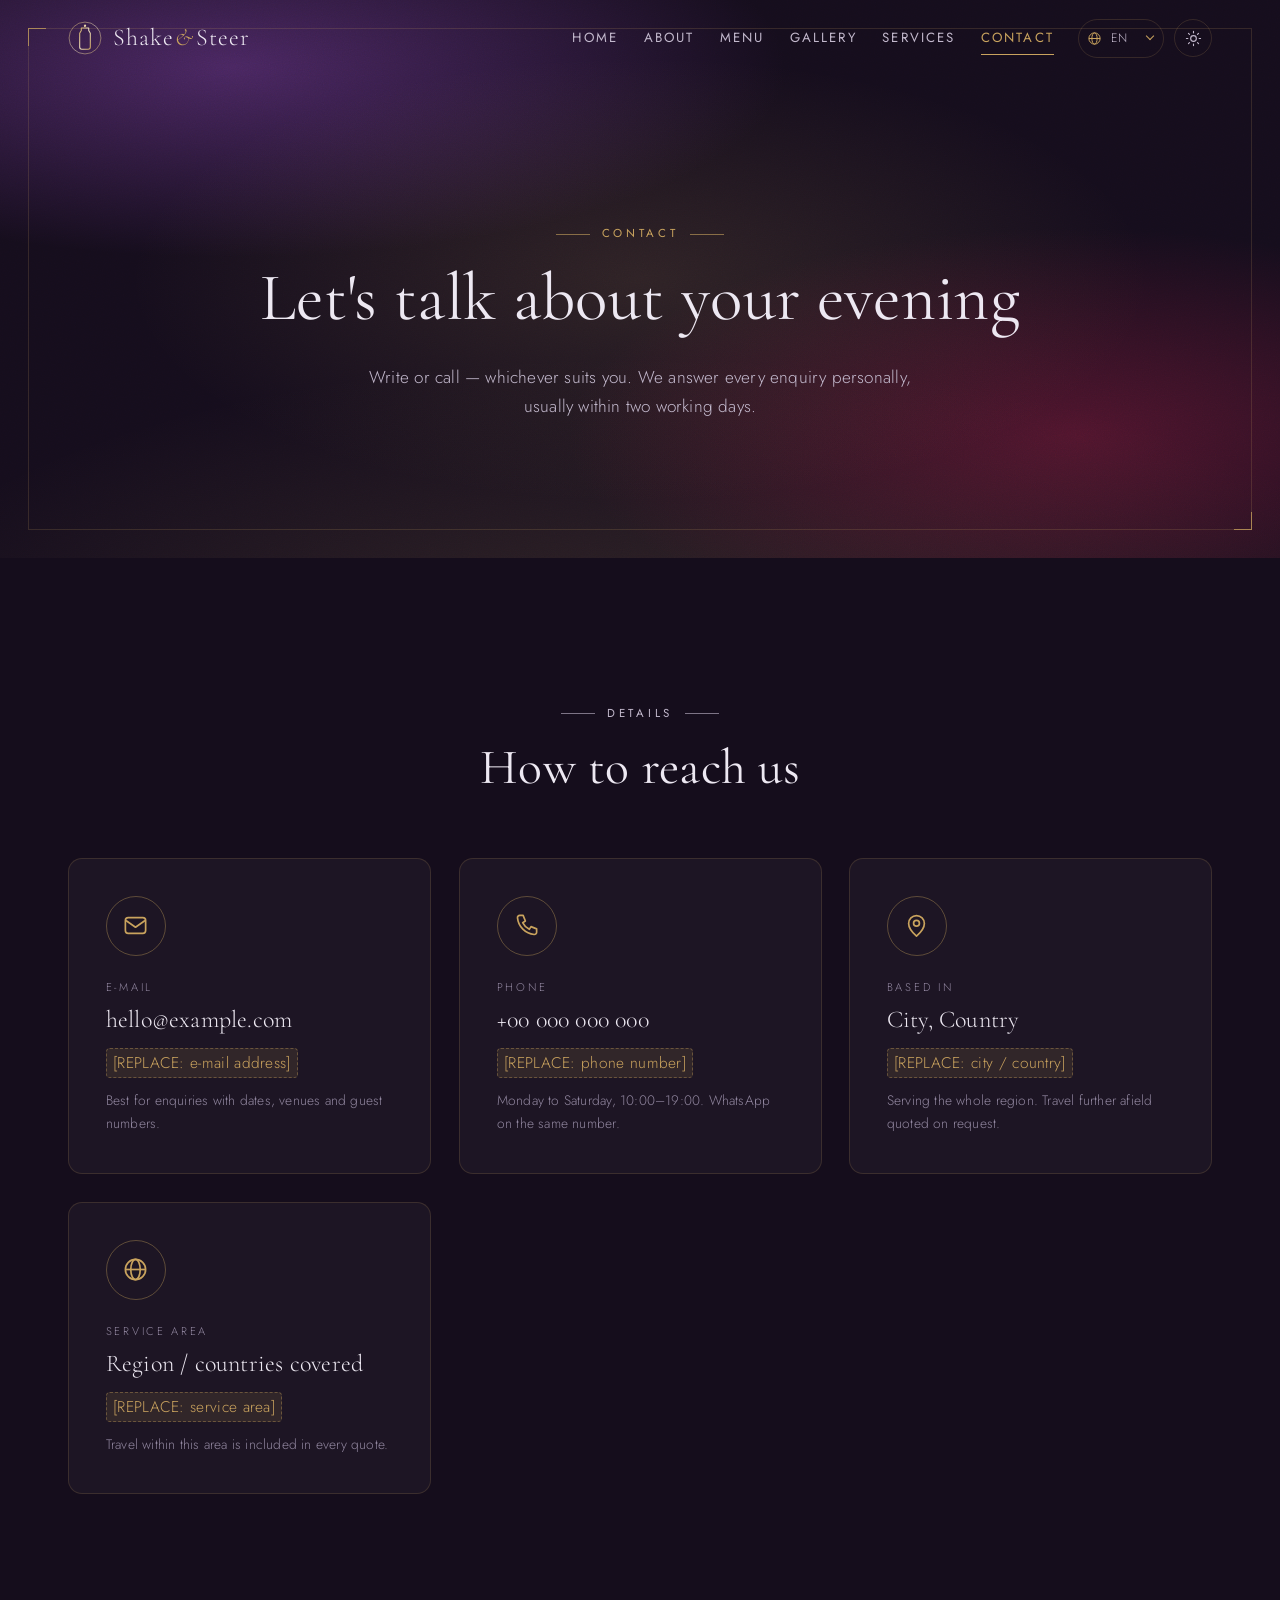
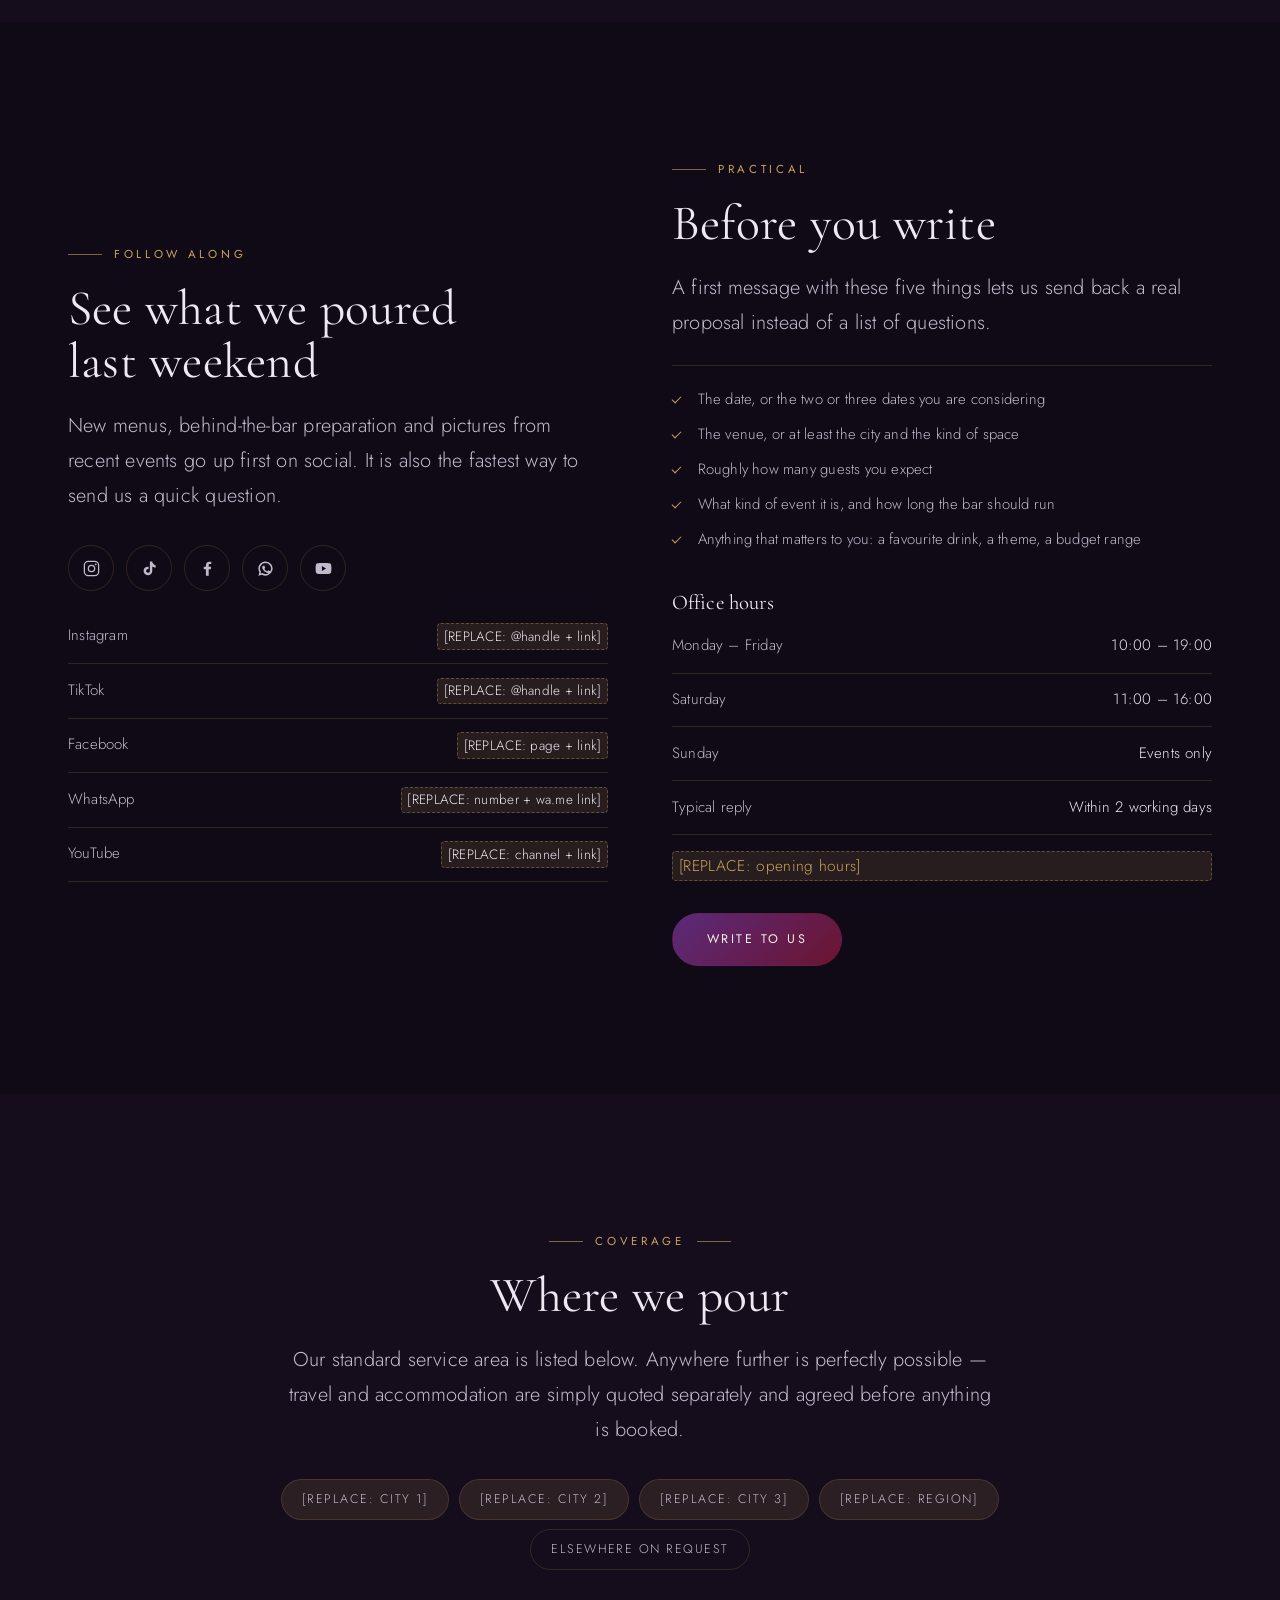
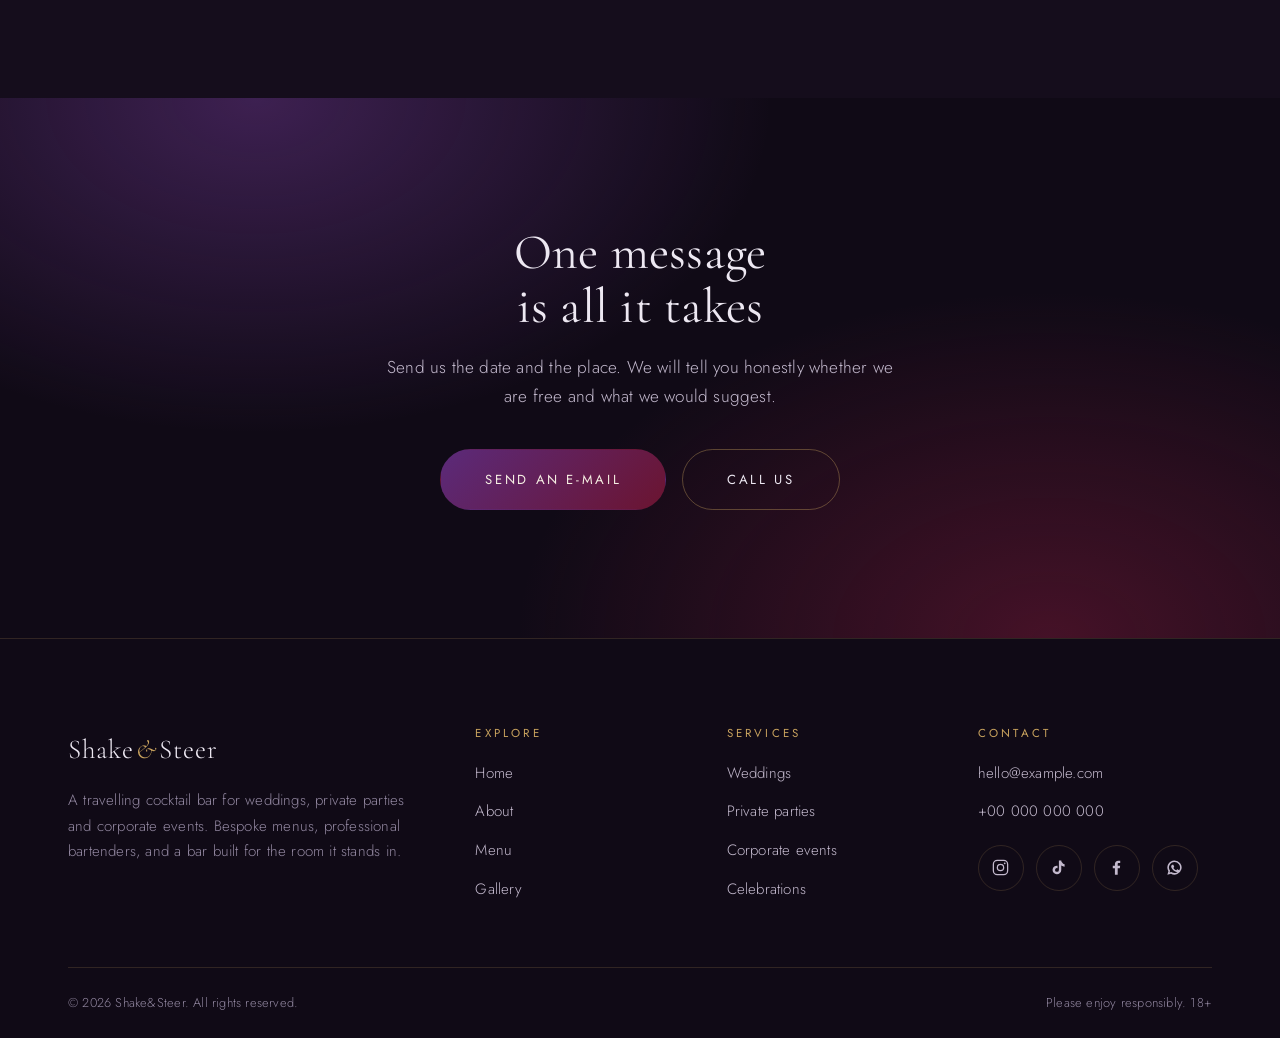
<file: contact.html>
<!DOCTYPE html>
<html lang="en" data-theme="dark">
<head>
  <meta charset="utf-8">
  <meta name="viewport" content="width=device-width, initial-scale=1">

  <title data-i18n="meta.contact.title">Contact — Shake&amp;Steer Cocktail Catering</title>
  <meta name="description"
        content="Get in touch with Shake&Steer about your wedding, party, corporate event or celebration. E-mail, phone, service area and social channels."
        data-i18n-attr="content:meta.contact.description">

  <link rel="icon" href="assets/img/logo.svg" type="image/svg+xml">

  <link rel="preconnect" href="https://fonts.googleapis.com">
  <link rel="preconnect" href="https://fonts.gstatic.com" crossorigin>
  <link rel="stylesheet"
        href="https://fonts.googleapis.com/css2?family=Cormorant+Garamond:ital,wght@0,300;0,400;0,500;0,600;1,300;1,400&family=Jost:wght@200;300;400;500&display=swap">

  <link rel="stylesheet" href="assets/css/base.css">
  <link rel="stylesheet" href="assets/css/layout.css">
  <link rel="stylesheet" href="assets/css/components.css">

  <script src="assets/js/theme.js"></script>
</head>

<body>
  <a class="skip-link" href="#main" data-i18n="nav.skip">Skip to content</a>

  <!-- ================= HEADER (same on every page) ================= -->
  <header class="site-header">
    <div class="site-header__inner">

      <a class="brand" href="index.html">
        <img class="brand__mark" src="assets/img/logo.svg" alt="" width="34" height="34">
        <span>Shake<span class="brand__amp">&amp;</span>Steer</span>
      </a>

      <nav class="nav" id="primary-nav" data-nav aria-label="Main">
        <a class="nav__link" href="index.html" data-i18n="nav.home">Home</a>
        <a class="nav__link" href="about.html" data-i18n="nav.about">About</a>
        <a class="nav__link" href="menu.html" data-i18n="nav.menu">Menu</a>
        <a class="nav__link" href="gallery.html" data-i18n="nav.gallery">Gallery</a>
        <a class="nav__link" href="services.html" data-i18n="nav.services">Services</a>
        <a class="nav__link" href="contact.html" aria-current="page" data-i18n="nav.contact">Contact</a>
      </nav>

      <div class="header-tools">
        <div class="lang-switch">
          <svg class="lang-switch__icon" viewBox="0 0 24 24" fill="none" stroke="currentColor"
               stroke-width="1.6" aria-hidden="true">
            <circle cx="12" cy="12" r="9"/><path d="M3 12h18"/>
            <ellipse cx="12" cy="12" rx="4.2" ry="9"/>
          </svg>
          <label class="sr-only" for="lang-select" data-i18n="nav.language">Language</label>
          <select id="lang-select" data-lang-switch></select>
        </div>

        <button class="theme-toggle" type="button" data-theme-toggle
                aria-label="Switch theme" data-i18n-attr="aria-label:nav.theme">
          <svg class="theme-toggle__sun" viewBox="0 0 24 24" fill="none" stroke="currentColor"
               stroke-width="1.6" stroke-linecap="round" aria-hidden="true">
            <circle cx="12" cy="12" r="4"/>
            <path d="M12 2v2M12 20v2M4.9 4.9l1.4 1.4M17.7 17.7l1.4 1.4M2 12h2M20 12h2M4.9 19.1l1.4-1.4M17.7 6.3l1.4-1.4"/>
          </svg>
          <svg class="theme-toggle__moon" viewBox="0 0 24 24" fill="none" stroke="currentColor"
               stroke-width="1.6" stroke-linejoin="round" aria-hidden="true">
            <path d="M20 14.5A8.5 8.5 0 0 1 9.5 4a8.5 8.5 0 1 0 10.5 10.5z"/>
          </svg>
        </button>
      </div>

      <button class="nav-toggle" type="button" data-nav-toggle aria-expanded="false"
              aria-controls="primary-nav" aria-label="Menu" data-i18n-attr="aria-label:nav.menuButton">
        <span class="nav-toggle__bars"><span></span><span></span><span></span></span>
      </button>

    </div>
  </header>

  <main id="main">

    <!-- ================= PAGE HERO ================= -->
    <section class="hero hero--page">
      <div class="hero__bg"></div>
      <div class="hero__grain"></div>
      <div class="hero__frame"></div>

      <div class="container hero__inner">
        <p class="eyebrow eyebrow--center" data-i18n="contact.hero.eyebrow">Contact</p>
        <h1 data-i18n="contact.hero.title">Let's talk about your evening</h1>
        <p class="hero__text" data-i18n="contact.hero.text">
          Write or call — whichever suits you. We answer every enquiry personally, usually
          within two working days.
        </p>
      </div>
    </section>

    <!-- =================================================================
         CONTACT DETAILS
         ┌──────────────────────────────────────────────────────────────┐
         │  EVERYTHING MARKED [REPLACE: …] IS A PLACEHOLDER.            │
         │  Swap the visible text AND the href="" next to it.           │
         │  The same e-mail and phone also appear in the footer of all  │
         │  six .html files — search for "example.com" to find them.    │
         └──────────────────────────────────────────────────────────────┘
         ================================================================= -->
    <section class="section">
      <div class="container">
        <div class="section-head section-head--center">
          <p class="eyebrow eyebrow--center" data-i18n="contact.details.eyebrow">Details</p>
          <h2 data-i18n="contact.details.title">How to reach us</h2>
        </div>

        <div class="contact-grid" data-reveal-group="90">

          <!-- E-MAIL -->
          <article class="contact-card reveal">
            <span class="icon-badge" aria-hidden="true">
              <svg viewBox="0 0 24 24" fill="none" stroke="currentColor" stroke-width="1.5"
                   stroke-linejoin="round">
                <rect x="3" y="5" width="18" height="14" rx="2.5"/><path d="M3.5 7.5l8.5 6 8.5-6"/>
              </svg>
            </span>
            <span class="contact-card__label" data-i18n="contact.details.emailLabel">E-mail</span>
            <!-- REPLACE: change both the link text and the mailto: address -->
            <a class="contact-card__value" href="mailto:hello@example.com">hello@example.com</a>
            <span class="contact-card__note placeholder">[REPLACE: e-mail address]</span>
            <span class="contact-card__note" data-i18n="contact.details.emailNote">
              Best for enquiries with dates, venues and guest numbers.
            </span>
          </article>

          <!-- PHONE -->
          <article class="contact-card reveal">
            <span class="icon-badge" aria-hidden="true">
              <svg viewBox="0 0 24 24" fill="none" stroke="currentColor" stroke-width="1.5"
                   stroke-linejoin="round">
                <path d="M6 3h3l2 5-2.4 1.5a12.5 12.5 0 0 0 5.9 5.9L16 13l5 2v3a2 2 0 0 1-2.2 2A16.5 16.5 0 0 1 4 5.2 2 2 0 0 1 6 3z"/>
              </svg>
            </span>
            <span class="contact-card__label" data-i18n="contact.details.phoneLabel">Phone</span>
            <!-- REPLACE: change both the link text and the tel: number -->
            <a class="contact-card__value" href="tel:+000000000000">+00 000 000 000</a>
            <span class="contact-card__note placeholder">[REPLACE: phone number]</span>
            <span class="contact-card__note" data-i18n="contact.details.phoneNote">
              Monday to Saturday, 10:00–19:00. WhatsApp on the same number.
            </span>
          </article>

          <!-- LOCATION -->
          <article class="contact-card reveal">
            <span class="icon-badge" aria-hidden="true">
              <svg viewBox="0 0 24 24" fill="none" stroke="currentColor" stroke-width="1.5"
                   stroke-linejoin="round">
                <path d="M12 21.5s7-6.2 7-11.3a7 7 0 1 0-14 0c0 5.1 7 11.3 7 11.3z"/>
                <circle cx="12" cy="10" r="2.6"/>
              </svg>
            </span>
            <span class="contact-card__label" data-i18n="contact.details.locationLabel">Based in</span>
            <!-- REPLACE: your city and country -->
            <span class="contact-card__value">City, Country</span>
            <span class="contact-card__note placeholder">[REPLACE: city / country]</span>
            <span class="contact-card__note" data-i18n="contact.details.locationNote">
              Serving the whole region. Travel further afield quoted on request.
            </span>
          </article>

          <!-- SERVICE AREA -->
          <article class="contact-card reveal">
            <span class="icon-badge" aria-hidden="true">
              <svg viewBox="0 0 24 24" fill="none" stroke="currentColor" stroke-width="1.5">
                <circle cx="12" cy="12" r="9"/><path d="M3 12h18"/>
                <ellipse cx="12" cy="12" rx="4.2" ry="9"/>
              </svg>
            </span>
            <span class="contact-card__label" data-i18n="contact.details.areaLabel">Service area</span>
            <!-- REPLACE: the regions or countries you cover -->
            <span class="contact-card__value">Region / countries covered</span>
            <span class="contact-card__note placeholder">[REPLACE: service area]</span>
            <span class="contact-card__note" data-i18n="contact.details.areaNote">
              Travel within this area is included in every quote.
            </span>
          </article>

        </div>
      </div>
    </section>

    <!-- =================================================================
         SOCIAL + PRACTICAL INFO
         ================================================================= -->
    <section class="section section--alt">
      <div class="container">
        <div class="split">

          <div class="split__text reveal">
            <p class="eyebrow" data-i18n="contact.social.eyebrow">Follow along</p>
            <h2 data-i18n="contact.social.title">See what we poured last weekend</h2>
            <p class="lead" style="margin-top:1.2rem" data-i18n="contact.social.text">
              New menus, behind-the-bar preparation and pictures from recent events go up
              first on social. It is also the fastest way to send us a quick question.
            </p>

            <!-- REPLACE: put your real profile URLs in every href="" below -->
            <div class="socials" style="margin-top:2rem">
              <a class="social" href="https://instagram.com/" target="_blank" rel="noopener"
                 aria-label="Instagram" title="Instagram">
                <svg viewBox="0 0 24 24" fill="none" stroke="currentColor" stroke-width="1.6" aria-hidden="true">
                  <rect x="3" y="3" width="18" height="18" rx="5"/><circle cx="12" cy="12" r="4"/>
                  <circle cx="17.3" cy="6.7" r="1.1" fill="currentColor" stroke="none"/>
                </svg>
              </a>
              <a class="social" href="https://tiktok.com/" target="_blank" rel="noopener"
                 aria-label="TikTok" title="TikTok">
                <svg viewBox="0 0 24 24" fill="currentColor" aria-hidden="true">
                  <path d="M16.6 5.8a4.3 4.3 0 0 1-1.1-2.8h-3v12.1a2.4 2.4 0 1 1-1.7-2.3V9.7a5.5 5.5 0 1 0 4.7 5.4V9.6a7.2 7.2 0 0 0 4.2 1.35V7.9a4.3 4.3 0 0 1-3.1-2.1z"/>
                </svg>
              </a>
              <a class="social" href="https://facebook.com/" target="_blank" rel="noopener"
                 aria-label="Facebook" title="Facebook">
                <svg viewBox="0 0 24 24" fill="currentColor" aria-hidden="true">
                  <path d="M13.5 21v-8h2.7l.4-3.1h-3.1V7.9c0-.9.25-1.5 1.55-1.5h1.65V3.6c-.3-.04-1.3-.1-2.5-.1-2.5 0-4.2 1.53-4.2 4.33V9.9H7.3V13H10v8z"/>
                </svg>
              </a>
              <a class="social" href="https://wa.me/000000000000" target="_blank" rel="noopener"
                 aria-label="WhatsApp" title="WhatsApp">
                <svg viewBox="0 0 24 24" fill="currentColor" aria-hidden="true">
                  <path d="M12 3a9 9 0 0 0-7.7 13.6L3 21l4.5-1.2A9 9 0 1 0 12 3zm0 2a7 7 0 1 1-3.6 13l-.3-.2-2.3.6.6-2.2-.2-.3A7 7 0 0 1 12 5zm-2.6 3.4c-.2 0-.5 0-.7.3-.2.3-.9.9-.9 2.1s.9 2.4 1 2.6c.1.2 1.7 2.7 4.2 3.7 2 .8 2.4.6 2.9.6.5 0 1.5-.6 1.7-1.2.2-.6.2-1.1.15-1.2l-.6-.3-1.5-.7c-.2-.1-.4-.1-.55.1l-.75 1c-.15.2-.3.2-.5.1-.2-.1-1-.4-1.9-1.2-.7-.6-1.2-1.4-1.3-1.6-.1-.2 0-.35.1-.45l.45-.5c.15-.2.2-.3.3-.5.1-.2 0-.4 0-.5l-.7-1.7c-.2-.45-.4-.4-.55-.4z"/>
                </svg>
              </a>
              <a class="social" href="https://youtube.com/" target="_blank" rel="noopener"
                 aria-label="YouTube" title="YouTube">
                <svg viewBox="0 0 24 24" fill="currentColor" aria-hidden="true">
                  <path d="M21.6 7.2a2.5 2.5 0 0 0-1.75-1.77C18.28 5 12 5 12 5s-6.28 0-7.85.43A2.5 2.5 0 0 0 2.4 7.2 26 26 0 0 0 2 12a26 26 0 0 0 .4 4.8 2.5 2.5 0 0 0 1.75 1.77C5.72 19 12 19 12 19s6.28 0 7.85-.43a2.5 2.5 0 0 0 1.75-1.77A26 26 0 0 0 22 12a26 26 0 0 0-.4-4.8zM10 15.2V8.8l5.2 3.2z"/>
                </svg>
              </a>
            </div>

            <!-- Handles, spelled out so they are easy to find and replace -->
            <ul class="info-list" style="margin-top:2rem">
              <li><span>Instagram</span><span class="placeholder">[REPLACE: @handle + link]</span></li>
              <li><span>TikTok</span><span class="placeholder">[REPLACE: @handle + link]</span></li>
              <li><span>Facebook</span><span class="placeholder">[REPLACE: page + link]</span></li>
              <li><span>WhatsApp</span><span class="placeholder">[REPLACE: number + wa.me link]</span></li>
              <li><span>YouTube</span><span class="placeholder">[REPLACE: channel + link]</span></li>
            </ul>
          </div>

          <div class="split__text reveal">
            <p class="eyebrow" data-i18n="contact.info.eyebrow">Practical</p>
            <h2 data-i18n="contact.info.title">Before you write</h2>
            <p class="lead" style="margin-top:1.2rem" data-i18n="contact.info.text">
              A first message with these five things lets us send back a real proposal
              instead of a list of questions.
            </p>

            <ul class="includes" style="margin-top:1.6rem">
              <li data-i18n="contact.info.i1">The date, or the two or three dates you are considering</li>
              <li data-i18n="contact.info.i2">The venue, or at least the city and the kind of space</li>
              <li data-i18n="contact.info.i3">Roughly how many guests you expect</li>
              <li data-i18n="contact.info.i4">What kind of event it is, and how long the bar should run</li>
              <li data-i18n="contact.info.i5">Anything that matters to you: a favourite drink, a theme, a budget range</li>
            </ul>

            <h3 style="margin-top:2.5rem;font-size:1.3rem" data-i18n="contact.hours.title">Office hours</h3>
            <ul class="info-list" style="margin-top:1.2rem">
              <li><span data-i18n="contact.hours.weekdays">Monday – Friday</span><span>10:00 – 19:00</span></li>
              <li><span data-i18n="contact.hours.saturday">Saturday</span><span>11:00 – 16:00</span></li>
              <li><span data-i18n="contact.hours.sunday">Sunday</span><span data-i18n="contact.hours.closed">Events only</span></li>
              <li><span data-i18n="contact.hours.response">Typical reply</span><span data-i18n="contact.hours.responseValue">Within 2 working days</span></li>
            </ul>
            <p style="margin-top:1rem" class="placeholder">[REPLACE: opening hours]</p>

            <p style="margin-top:2rem">
              <a class="btn btn--primary" href="mailto:hello@example.com" data-i18n="contact.info.cta">Write to us</a>
            </p>
          </div>

        </div>
      </div>
    </section>

    <!-- =================================================================
         WHERE WE WORK
         ================================================================= -->
    <section class="section">
      <div class="container container--narrow text-center">
        <p class="eyebrow eyebrow--center" data-i18n="contact.area.eyebrow">Coverage</p>
        <h2 data-i18n="contact.area.title">Where we pour</h2>
        <p class="lead" style="margin:1.2rem auto 0" data-i18n="contact.area.text">
          Our standard service area is listed below. Anywhere further is perfectly
          possible — travel and accommodation are simply quoted separately and agreed
          before anything is booked.
        </p>

        <!-- REPLACE: list your real cities / regions here -->
        <div class="chips reveal" style="margin-top:2rem">
          <span class="chip placeholder">[REPLACE: city 1]</span>
          <span class="chip placeholder">[REPLACE: city 2]</span>
          <span class="chip placeholder">[REPLACE: city 3]</span>
          <span class="chip placeholder">[REPLACE: region]</span>
          <span class="chip" data-i18n="contact.area.elsewhere">Elsewhere on request</span>
        </div>
      </div>
    </section>

    <!-- ================= CTA ================= -->
    <section class="section cta">
      <div class="container">
        <h2 data-i18n="contact.cta.title">One message is all it takes</h2>
        <p data-i18n="contact.cta.text">
          Send us the date and the place. We will tell you honestly whether we are free and
          what we would suggest.
        </p>
        <div class="cta__actions">
          <a class="btn btn--primary btn--lg" href="mailto:hello@example.com" data-i18n="contact.cta.email">Send an e-mail</a>
          <a class="btn btn--lg" href="tel:+000000000000" data-i18n="contact.cta.call">Call us</a>
        </div>
      </div>
    </section>

  </main>

  <!-- ================= FOOTER (same on every page) ================= -->
  <footer class="site-footer">
    <div class="container">
      <div class="site-footer__grid">

        <div>
          <span class="footer-brand__name">Shake<span class="brand__amp">&amp;</span>Steer</span>
          <p data-i18n="footer.about">
            A travelling cocktail bar for weddings, private parties and corporate events.
            Bespoke menus, professional bartenders, and a bar built for the room it stands in.
          </p>
        </div>

        <div>
          <h4 data-i18n="footer.explore">Explore</h4>
          <ul class="footer-list">
            <li><a href="index.html" data-i18n="nav.home">Home</a></li>
            <li><a href="about.html" data-i18n="nav.about">About</a></li>
            <li><a href="menu.html" data-i18n="nav.menu">Menu</a></li>
            <li><a href="gallery.html" data-i18n="nav.gallery">Gallery</a></li>
          </ul>
        </div>

        <div>
          <h4 data-i18n="footer.services">Services</h4>
          <ul class="footer-list">
            <li><a href="services.html" data-i18n="services.weddings.title">Weddings</a></li>
            <li><a href="services.html" data-i18n="services.private.title">Private parties</a></li>
            <li><a href="services.html" data-i18n="services.corporate.title">Corporate events</a></li>
            <li><a href="services.html" data-i18n="services.celebrations.title">Celebrations</a></li>
          </ul>
        </div>

        <div>
          <h4 data-i18n="footer.contact">Contact</h4>
          <!-- PLACEHOLDERS — replace the e-mail and phone in every .html file -->
          <ul class="footer-list">
            <li><a href="mailto:hello@example.com">hello@example.com</a></li>
            <li><a href="tel:+000000000000">+00 000 000 000</a></li>
          </ul>
          <div class="socials" style="margin-top:1.2rem">
            <a class="social" href="https://instagram.com/" target="_blank" rel="noopener" aria-label="Instagram">
              <svg viewBox="0 0 24 24" fill="none" stroke="currentColor" stroke-width="1.6" aria-hidden="true">
                <rect x="3" y="3" width="18" height="18" rx="5"/><circle cx="12" cy="12" r="4"/>
                <circle cx="17.3" cy="6.7" r="1.1" fill="currentColor" stroke="none"/>
              </svg>
            </a>
            <a class="social" href="https://tiktok.com/" target="_blank" rel="noopener" aria-label="TikTok">
              <svg viewBox="0 0 24 24" fill="currentColor" aria-hidden="true">
                <path d="M16.6 5.8a4.3 4.3 0 0 1-1.1-2.8h-3v12.1a2.4 2.4 0 1 1-1.7-2.3V9.7a5.5 5.5 0 1 0 4.7 5.4V9.6a7.2 7.2 0 0 0 4.2 1.35V7.9a4.3 4.3 0 0 1-3.1-2.1z"/>
              </svg>
            </a>
            <a class="social" href="https://facebook.com/" target="_blank" rel="noopener" aria-label="Facebook">
              <svg viewBox="0 0 24 24" fill="currentColor" aria-hidden="true">
                <path d="M13.5 21v-8h2.7l.4-3.1h-3.1V7.9c0-.9.25-1.5 1.55-1.5h1.65V3.6c-.3-.04-1.3-.1-2.5-.1-2.5 0-4.2 1.53-4.2 4.33V9.9H7.3V13H10v8z"/>
              </svg>
            </a>
            <a class="social" href="https://wa.me/000000000000" target="_blank" rel="noopener" aria-label="WhatsApp">
              <svg viewBox="0 0 24 24" fill="currentColor" aria-hidden="true">
                <path d="M12 3a9 9 0 0 0-7.7 13.6L3 21l4.5-1.2A9 9 0 1 0 12 3zm0 2a7 7 0 1 1-3.6 13l-.3-.2-2.3.6.6-2.2-.2-.3A7 7 0 0 1 12 5zm-2.6 3.4c-.2 0-.5 0-.7.3-.2.3-.9.9-.9 2.1s.9 2.4 1 2.6c.1.2 1.7 2.7 4.2 3.7 2 .8 2.4.6 2.9.6.5 0 1.5-.6 1.7-1.2.2-.6.2-1.1.15-1.2l-.6-.3-1.5-.7c-.2-.1-.4-.1-.55.1l-.75 1c-.15.2-.3.2-.5.1-.2-.1-1-.4-1.9-1.2-.7-.6-1.2-1.4-1.3-1.6-.1-.2 0-.35.1-.45l.45-.5c.15-.2.2-.3.3-.5.1-.2 0-.4 0-.5l-.7-1.7c-.2-.45-.4-.4-.55-.4z"/>
              </svg>
            </a>
          </div>
        </div>

      </div>
    </div>

    <div class="container">
      <div class="site-footer__bottom">
        <p>© <span data-year>2026</span> Shake&amp;Steer. <span data-i18n="footer.rights">All rights reserved.</span></p>
        <p data-i18n="footer.responsibly">Please enjoy responsibly. 18+</p>
      </div>
    </div>
  </footer>

  <script src="assets/js/i18n.js" defer></script>
  <script src="assets/js/main.js" defer></script>
</body>
</html>
</file>
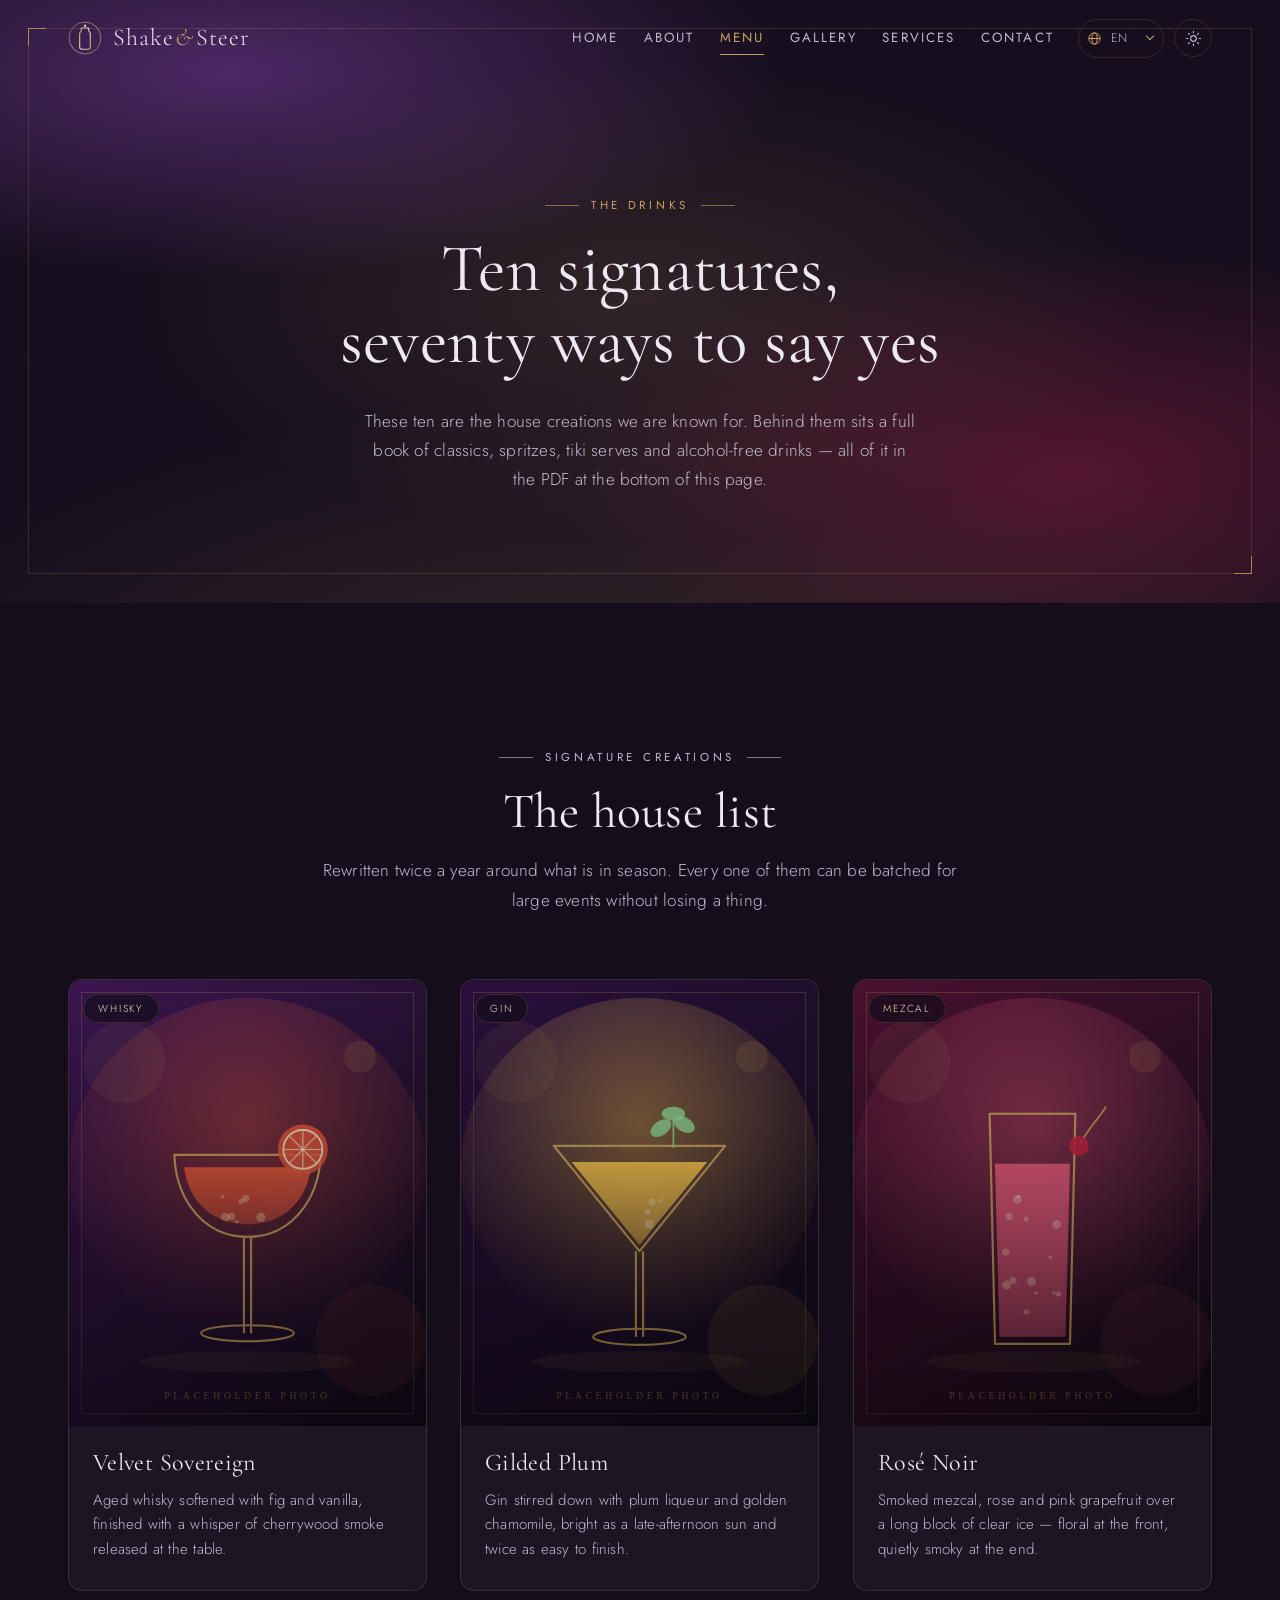
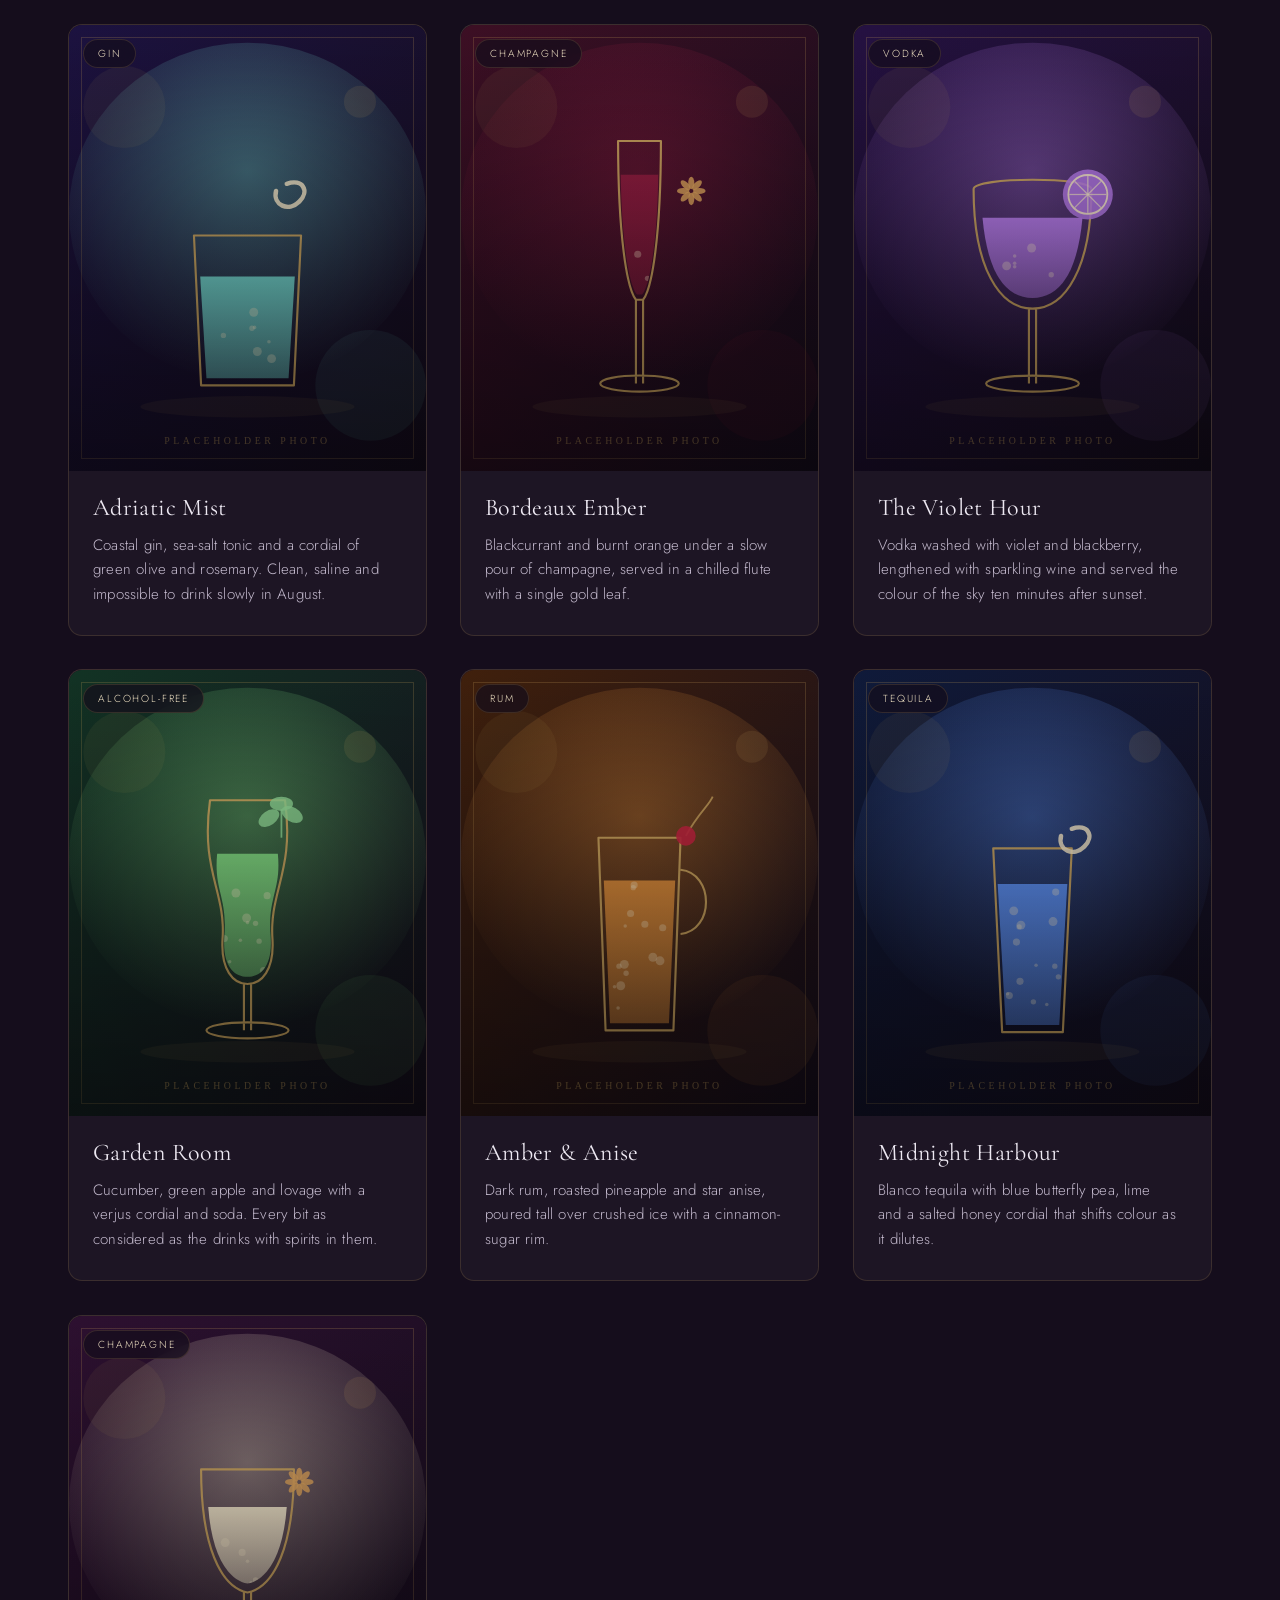
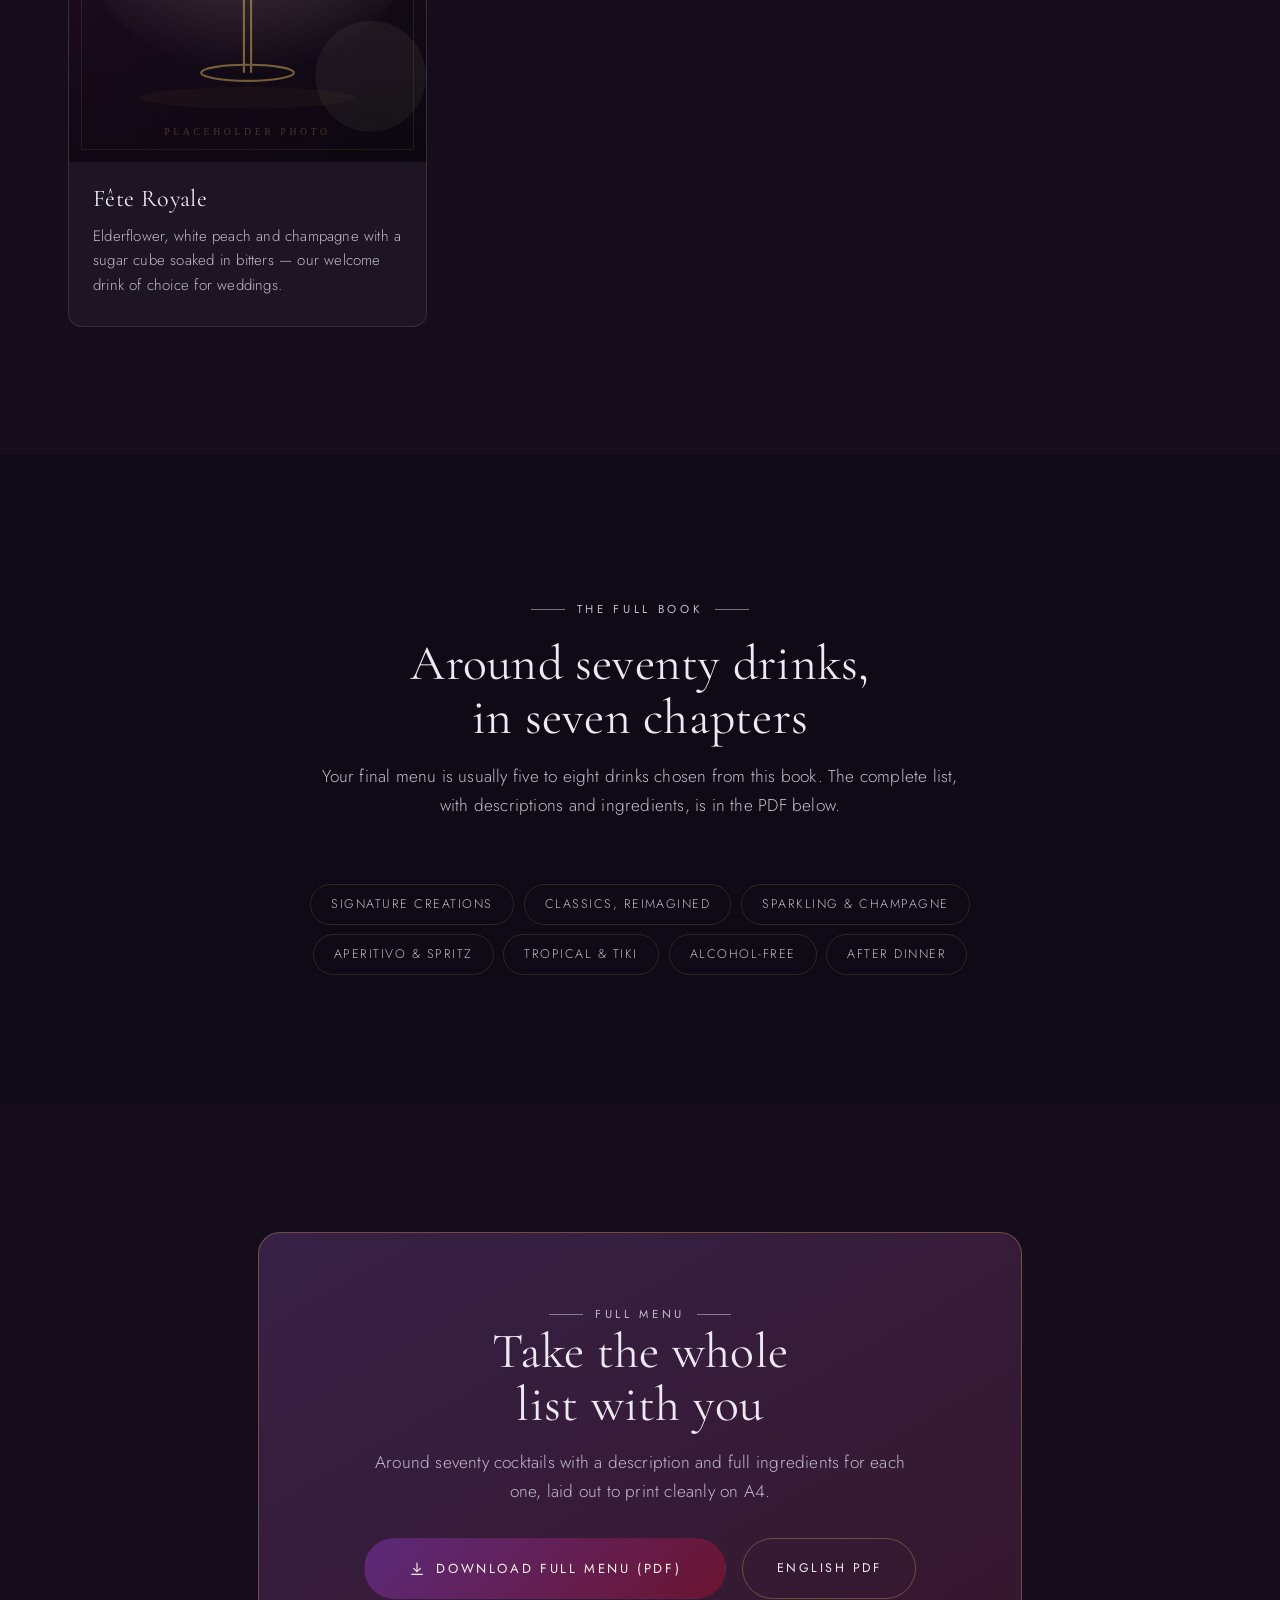
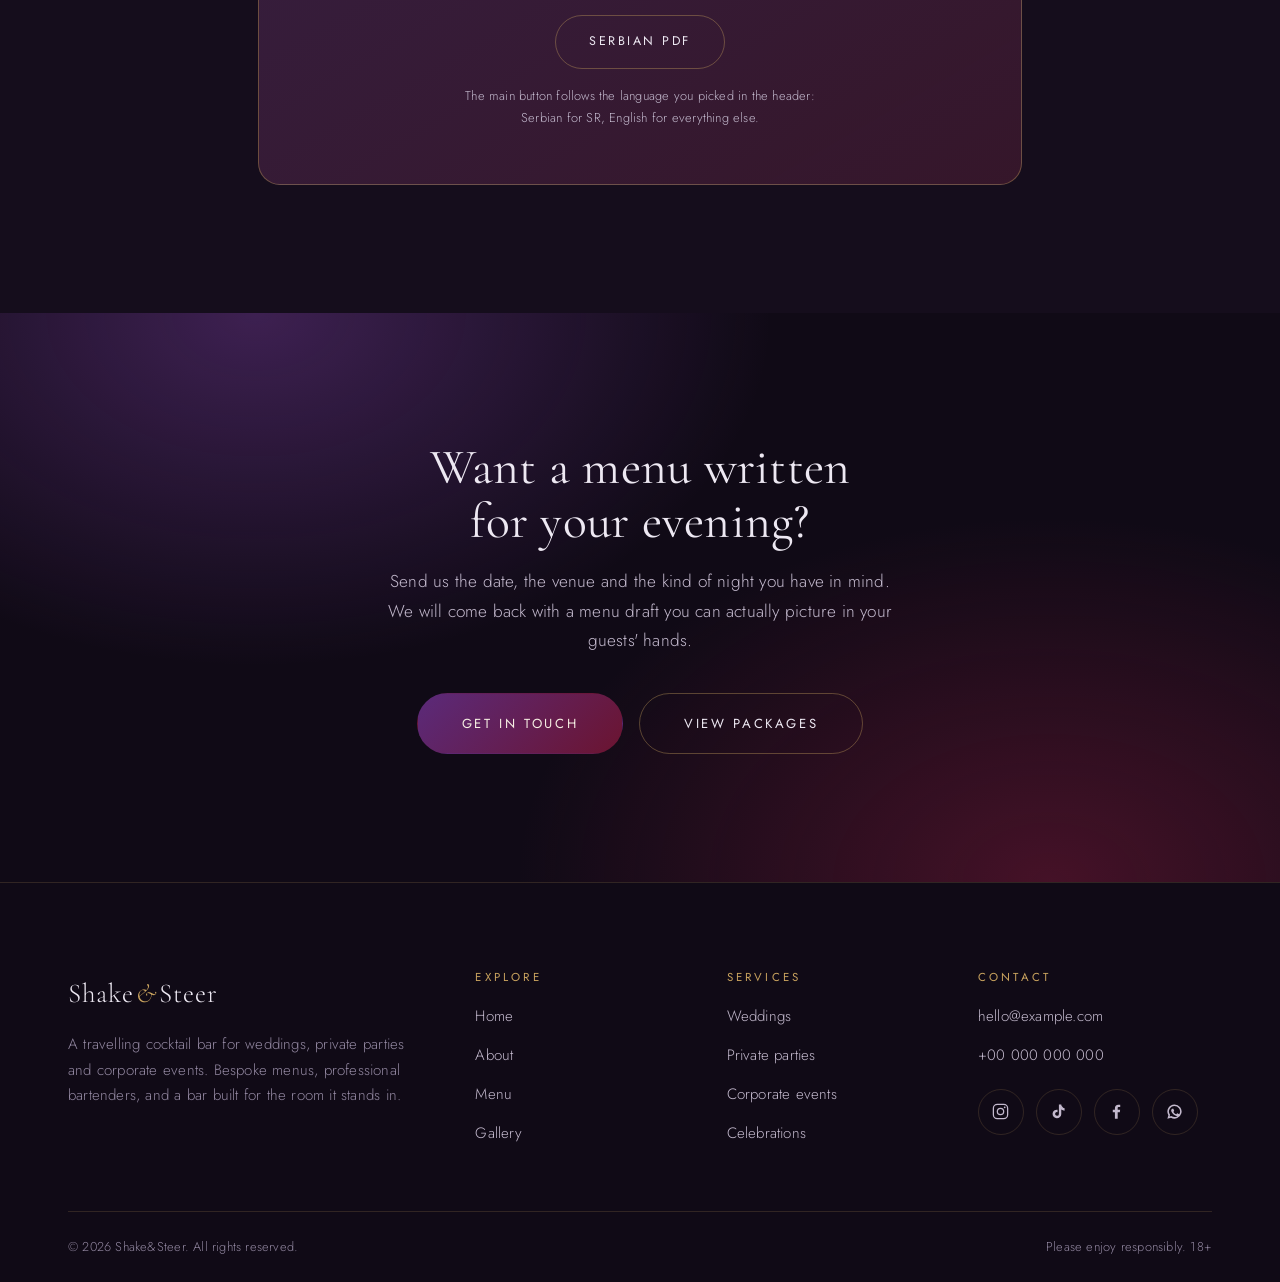
<file: menu.html>
<!DOCTYPE html>
<html lang="en" data-theme="dark">
<head>
  <meta charset="utf-8">
  <meta name="viewport" content="width=device-width, initial-scale=1">

  <title data-i18n="meta.menu.title">Menu — Shake&amp;Steer Cocktail Catering</title>
  <meta name="description"
        content="Ten signature Shake&Steer cocktails, plus a downloadable PDF with the full list of around seventy drinks, descriptions and ingredients."
        data-i18n-attr="content:meta.menu.description">

  <link rel="icon" href="assets/img/logo.svg" type="image/svg+xml">

  <link rel="preconnect" href="https://fonts.googleapis.com">
  <link rel="preconnect" href="https://fonts.gstatic.com" crossorigin>
  <link rel="stylesheet"
        href="https://fonts.googleapis.com/css2?family=Cormorant+Garamond:ital,wght@0,300;0,400;0,500;0,600;1,300;1,400&family=Jost:wght@200;300;400;500&display=swap">

  <link rel="stylesheet" href="assets/css/base.css">
  <link rel="stylesheet" href="assets/css/layout.css">
  <link rel="stylesheet" href="assets/css/components.css">

  <script src="assets/js/theme.js"></script>
</head>

<body>
  <a class="skip-link" href="#main" data-i18n="nav.skip">Skip to content</a>

  <!-- ================= HEADER (same on every page) ================= -->
  <header class="site-header">
    <div class="site-header__inner">

      <a class="brand" href="index.html">
        <img class="brand__mark" src="assets/img/logo.svg" alt="" width="34" height="34">
        <span>Shake<span class="brand__amp">&amp;</span>Steer</span>
      </a>

      <nav class="nav" id="primary-nav" data-nav aria-label="Main">
        <a class="nav__link" href="index.html" data-i18n="nav.home">Home</a>
        <a class="nav__link" href="about.html" data-i18n="nav.about">About</a>
        <a class="nav__link" href="menu.html" aria-current="page" data-i18n="nav.menu">Menu</a>
        <a class="nav__link" href="gallery.html" data-i18n="nav.gallery">Gallery</a>
        <a class="nav__link" href="services.html" data-i18n="nav.services">Services</a>
        <a class="nav__link" href="contact.html" data-i18n="nav.contact">Contact</a>
      </nav>

      <div class="header-tools">
        <div class="lang-switch">
          <svg class="lang-switch__icon" viewBox="0 0 24 24" fill="none" stroke="currentColor"
               stroke-width="1.6" aria-hidden="true">
            <circle cx="12" cy="12" r="9"/><path d="M3 12h18"/>
            <ellipse cx="12" cy="12" rx="4.2" ry="9"/>
          </svg>
          <label class="sr-only" for="lang-select" data-i18n="nav.language">Language</label>
          <select id="lang-select" data-lang-switch></select>
        </div>

        <button class="theme-toggle" type="button" data-theme-toggle
                aria-label="Switch theme" data-i18n-attr="aria-label:nav.theme">
          <svg class="theme-toggle__sun" viewBox="0 0 24 24" fill="none" stroke="currentColor"
               stroke-width="1.6" stroke-linecap="round" aria-hidden="true">
            <circle cx="12" cy="12" r="4"/>
            <path d="M12 2v2M12 20v2M4.9 4.9l1.4 1.4M17.7 17.7l1.4 1.4M2 12h2M20 12h2M4.9 19.1l1.4-1.4M17.7 6.3l1.4-1.4"/>
          </svg>
          <svg class="theme-toggle__moon" viewBox="0 0 24 24" fill="none" stroke="currentColor"
               stroke-width="1.6" stroke-linejoin="round" aria-hidden="true">
            <path d="M20 14.5A8.5 8.5 0 0 1 9.5 4a8.5 8.5 0 1 0 10.5 10.5z"/>
          </svg>
        </button>
      </div>

      <button class="nav-toggle" type="button" data-nav-toggle aria-expanded="false"
              aria-controls="primary-nav" aria-label="Menu" data-i18n-attr="aria-label:nav.menuButton">
        <span class="nav-toggle__bars"><span></span><span></span><span></span></span>
      </button>

    </div>
  </header>

  <main id="main">

    <!-- ================= PAGE HERO ================= -->
    <section class="hero hero--page">
      <div class="hero__bg"></div>
      <div class="hero__grain"></div>
      <div class="hero__frame"></div>

      <div class="container hero__inner">
        <p class="eyebrow eyebrow--center" data-i18n="menu.hero.eyebrow">The drinks</p>
        <h1 data-i18n="menu.hero.title">Ten signatures,<br>seventy ways to say yes</h1>
        <p class="hero__text" data-i18n="menu.hero.text">
          These ten are the house creations we are known for. Behind them sits a full book
          of classics, spritzes, tiki serves and alcohol-free drinks — all of it in the PDF
          at the bottom of this page.
        </p>
      </div>
    </section>

    <!-- =================================================================
         SIGNATURE COCKTAILS
         TO EDIT: change the name inside <h3>, the tag, the image and the
         description. The descriptions are translated in /i18n/*.json under
         the keys menu.c1 … menu.c10.
         ================================================================= -->
    <section class="section">
      <div class="container">
        <div class="section-head section-head--center">
          <p class="eyebrow eyebrow--center" data-i18n="menu.signature.eyebrow">Signature creations</p>
          <h2 data-i18n="menu.signature.title">The house list</h2>
          <p data-i18n="menu.signature.text">
            Rewritten twice a year around what is in season. Every one of them can be
            batched for large events without losing a thing.
          </p>
        </div>

        <div class="cocktail-grid" data-reveal-group="70">

          <!-- 01 -->
          <article class="cocktail reveal">
            <div class="cocktail__media">
              <span class="cocktail__tag" data-i18n="menu.tags.whisky">Whisky</span>
              <img src="assets/img/cocktail-01.svg" alt="Velvet Sovereign cocktail placeholder"
                   data-i18n-attr="alt:menu.c1.alt" width="400" height="500" loading="lazy">
            </div>
            <div class="cocktail__body">
              <h3 class="cocktail__name">Velvet Sovereign</h3>
              <p data-i18n="menu.c1.desc">
                Aged whisky softened with fig and vanilla, finished with a whisper of
                cherrywood smoke released at the table.
              </p>
            </div>
          </article>

          <!-- 02 -->
          <article class="cocktail reveal">
            <div class="cocktail__media">
              <span class="cocktail__tag" data-i18n="menu.tags.gin">Gin</span>
              <img src="assets/img/cocktail-02.svg" alt="Gilded Plum cocktail placeholder"
                   data-i18n-attr="alt:menu.c2.alt" width="400" height="500" loading="lazy">
            </div>
            <div class="cocktail__body">
              <h3 class="cocktail__name">Gilded Plum</h3>
              <p data-i18n="menu.c2.desc">
                Gin stirred down with plum liqueur and golden chamomile, bright as a
                late-afternoon sun and twice as easy to finish.
              </p>
            </div>
          </article>

          <!-- 03 -->
          <article class="cocktail reveal">
            <div class="cocktail__media">
              <span class="cocktail__tag" data-i18n="menu.tags.mezcal">Mezcal</span>
              <img src="assets/img/cocktail-03.svg" alt="Rosé Noir cocktail placeholder"
                   data-i18n-attr="alt:menu.c3.alt" width="400" height="500" loading="lazy">
            </div>
            <div class="cocktail__body">
              <h3 class="cocktail__name">Rosé Noir</h3>
              <p data-i18n="menu.c3.desc">
                Smoked mezcal, rose and pink grapefruit over a long block of clear ice —
                floral at the front, quietly smoky at the end.
              </p>
            </div>
          </article>

          <!-- 04 -->
          <article class="cocktail reveal">
            <div class="cocktail__media">
              <span class="cocktail__tag" data-i18n="menu.tags.gin">Gin</span>
              <img src="assets/img/cocktail-04.svg" alt="Adriatic Mist cocktail placeholder"
                   data-i18n-attr="alt:menu.c4.alt" width="400" height="500" loading="lazy">
            </div>
            <div class="cocktail__body">
              <h3 class="cocktail__name">Adriatic Mist</h3>
              <p data-i18n="menu.c4.desc">
                Coastal gin, sea-salt tonic and a cordial of green olive and rosemary.
                Clean, saline and impossible to drink slowly in August.
              </p>
            </div>
          </article>

          <!-- 05 -->
          <article class="cocktail reveal">
            <div class="cocktail__media">
              <span class="cocktail__tag" data-i18n="menu.tags.champagne">Champagne</span>
              <img src="assets/img/cocktail-05.svg" alt="Bordeaux Ember cocktail placeholder"
                   data-i18n-attr="alt:menu.c5.alt" width="400" height="500" loading="lazy">
            </div>
            <div class="cocktail__body">
              <h3 class="cocktail__name">Bordeaux Ember</h3>
              <p data-i18n="menu.c5.desc">
                Blackcurrant and burnt orange under a slow pour of champagne, served in a
                chilled flute with a single gold leaf.
              </p>
            </div>
          </article>

          <!-- 06 -->
          <article class="cocktail reveal">
            <div class="cocktail__media">
              <span class="cocktail__tag" data-i18n="menu.tags.vodka">Vodka</span>
              <img src="assets/img/cocktail-06.svg" alt="The Violet Hour cocktail placeholder"
                   data-i18n-attr="alt:menu.c6.alt" width="400" height="500" loading="lazy">
            </div>
            <div class="cocktail__body">
              <h3 class="cocktail__name">The Violet Hour</h3>
              <p data-i18n="menu.c6.desc">
                Vodka washed with violet and blackberry, lengthened with sparkling wine and
                served the colour of the sky ten minutes after sunset.
              </p>
            </div>
          </article>

          <!-- 07 -->
          <article class="cocktail reveal">
            <div class="cocktail__media">
              <span class="cocktail__tag" data-i18n="menu.tags.zeroproof">Alcohol-free</span>
              <img src="assets/img/cocktail-07.svg" alt="Garden Room cocktail placeholder"
                   data-i18n-attr="alt:menu.c7.alt" width="400" height="500" loading="lazy">
            </div>
            <div class="cocktail__body">
              <h3 class="cocktail__name">Garden Room</h3>
              <p data-i18n="menu.c7.desc">
                Cucumber, green apple and lovage with a verjus cordial and soda. Every bit
                as considered as the drinks with spirits in them.
              </p>
            </div>
          </article>

          <!-- 08 -->
          <article class="cocktail reveal">
            <div class="cocktail__media">
              <span class="cocktail__tag" data-i18n="menu.tags.rum">Rum</span>
              <img src="assets/img/cocktail-08.svg" alt="Amber &amp; Anise cocktail placeholder"
                   data-i18n-attr="alt:menu.c8.alt" width="400" height="500" loading="lazy">
            </div>
            <div class="cocktail__body">
              <h3 class="cocktail__name">Amber &amp; Anise</h3>
              <p data-i18n="menu.c8.desc">
                Dark rum, roasted pineapple and star anise, poured tall over crushed ice
                with a cinnamon-sugar rim.
              </p>
            </div>
          </article>

          <!-- 09 -->
          <article class="cocktail reveal">
            <div class="cocktail__media">
              <span class="cocktail__tag" data-i18n="menu.tags.tequila">Tequila</span>
              <img src="assets/img/cocktail-09.svg" alt="Midnight Harbour cocktail placeholder"
                   data-i18n-attr="alt:menu.c9.alt" width="400" height="500" loading="lazy">
            </div>
            <div class="cocktail__body">
              <h3 class="cocktail__name">Midnight Harbour</h3>
              <p data-i18n="menu.c9.desc">
                Blanco tequila with blue butterfly pea, lime and a salted honey cordial that
                shifts colour as it dilutes.
              </p>
            </div>
          </article>

          <!-- 10 -->
          <article class="cocktail reveal">
            <div class="cocktail__media">
              <span class="cocktail__tag" data-i18n="menu.tags.champagne">Champagne</span>
              <img src="assets/img/cocktail-10.svg" alt="Fête Royale cocktail placeholder"
                   data-i18n-attr="alt:menu.c10.alt" width="400" height="500" loading="lazy">
            </div>
            <div class="cocktail__body">
              <h3 class="cocktail__name">Fête Royale</h3>
              <p data-i18n="menu.c10.desc">
                Elderflower, white peach and champagne with a sugar cube soaked in bitters —
                our welcome drink of choice for weddings.
              </p>
            </div>
          </article>

        </div>
      </div>
    </section>

    <!-- ================= FULL MENU CATEGORIES ================= -->
    <section class="section section--alt">
      <div class="container container--narrow">
        <div class="section-head section-head--center">
          <p class="eyebrow eyebrow--center" data-i18n="menu.full.eyebrow">The full book</p>
          <h2 data-i18n="menu.full.title">Around seventy drinks, in seven chapters</h2>
          <p data-i18n="menu.full.text">
            Your final menu is usually five to eight drinks chosen from this book. The
            complete list, with descriptions and ingredients, is in the PDF below.
          </p>
        </div>

        <div class="chips reveal">
          <span class="chip" data-i18n="menu.cat.signature">Signature creations</span>
          <span class="chip" data-i18n="menu.cat.classics">Classics, reimagined</span>
          <span class="chip" data-i18n="menu.cat.sparkling">Sparkling &amp; champagne</span>
          <span class="chip" data-i18n="menu.cat.aperitivo">Aperitivo &amp; spritz</span>
          <span class="chip" data-i18n="menu.cat.tropical">Tropical &amp; tiki</span>
          <span class="chip" data-i18n="menu.cat.zeroproof">Alcohol-free</span>
          <span class="chip" data-i18n="menu.cat.digestif">After dinner</span>
        </div>
      </div>
    </section>

    <!-- =================================================================
         DOWNLOAD THE FULL MENU (PDF)
         The button points at the English PDF by default and switches to the
         Serbian one when Serbian is selected — see initPdfLinks() in main.js.
         Both files live in /downloads/.
         ================================================================= -->
    <section class="section">
      <div class="container container--narrow">
        <div class="download reveal">
          <p class="eyebrow eyebrow--center" data-i18n="menu.download.eyebrow">Full menu</p>
          <h2 data-i18n="menu.download.title">Take the whole list with you</h2>
          <p data-i18n="menu.download.text">
            Around seventy cocktails with a description and full ingredients for each one,
            laid out to print cleanly on A4.
          </p>

          <div class="download__actions">
            <!-- Primary button: follows the language selected in the header -->
            <a class="btn btn--primary btn--lg"
               href="downloads/shake-and-steer-menu-en.pdf"
               download="shake-and-steer-menu-en.pdf"
               data-pdf-link
               data-pdf-en="downloads/shake-and-steer-menu-en.pdf"
               data-pdf-sr="downloads/shake-and-steer-menu-sr.pdf">
              <svg viewBox="0 0 24 24" fill="none" stroke="currentColor" stroke-width="1.7"
                   stroke-linecap="round" stroke-linejoin="round" aria-hidden="true">
                <path d="M12 3v12"/><path d="M7 11l5 5 5-5"/><path d="M4 20h16"/>
              </svg>
              <span data-i18n="menu.download.button">Download full menu (PDF)</span>
            </a>

            <!-- Direct links, so both languages are always reachable -->
            <a class="btn" href="downloads/shake-and-steer-menu-en.pdf"
               download="shake-and-steer-menu-en.pdf" data-i18n="menu.download.en">English PDF</a>
            <a class="btn" href="downloads/shake-and-steer-menu-sr.pdf"
               download="shake-and-steer-menu-sr.pdf" data-i18n="menu.download.sr">Serbian PDF</a>
          </div>

          <p class="download__hint" data-i18n="menu.download.hint">
            The main button follows the language you picked in the header: Serbian for SR,
            English for everything else.
          </p>
        </div>
      </div>
    </section>

    <!-- ================= CTA ================= -->
    <section class="section cta">
      <div class="container">
        <h2 data-i18n="menu.cta.title">Want a menu written for your evening?</h2>
        <p data-i18n="menu.cta.text">
          Send us the date, the venue and the kind of night you have in mind. We will come
          back with a menu draft you can actually picture in your guests' hands.
        </p>
        <div class="cta__actions">
          <a class="btn btn--primary btn--lg" href="contact.html" data-i18n="cta.primary">Get in touch</a>
          <a class="btn btn--lg" href="services.html" data-i18n="cta.secondary">View packages</a>
        </div>
      </div>
    </section>

  </main>

  <!-- ================= FOOTER (same on every page) ================= -->
  <footer class="site-footer">
    <div class="container">
      <div class="site-footer__grid">

        <div>
          <span class="footer-brand__name">Shake<span class="brand__amp">&amp;</span>Steer</span>
          <p data-i18n="footer.about">
            A travelling cocktail bar for weddings, private parties and corporate events.
            Bespoke menus, professional bartenders, and a bar built for the room it stands in.
          </p>
        </div>

        <div>
          <h4 data-i18n="footer.explore">Explore</h4>
          <ul class="footer-list">
            <li><a href="index.html" data-i18n="nav.home">Home</a></li>
            <li><a href="about.html" data-i18n="nav.about">About</a></li>
            <li><a href="menu.html" data-i18n="nav.menu">Menu</a></li>
            <li><a href="gallery.html" data-i18n="nav.gallery">Gallery</a></li>
          </ul>
        </div>

        <div>
          <h4 data-i18n="footer.services">Services</h4>
          <ul class="footer-list">
            <li><a href="services.html" data-i18n="services.weddings.title">Weddings</a></li>
            <li><a href="services.html" data-i18n="services.private.title">Private parties</a></li>
            <li><a href="services.html" data-i18n="services.corporate.title">Corporate events</a></li>
            <li><a href="services.html" data-i18n="services.celebrations.title">Celebrations</a></li>
          </ul>
        </div>

        <div>
          <h4 data-i18n="footer.contact">Contact</h4>
          <!-- PLACEHOLDERS — replace the e-mail and phone in every .html file -->
          <ul class="footer-list">
            <li><a href="mailto:hello@example.com">hello@example.com</a></li>
            <li><a href="tel:+000000000000">+00 000 000 000</a></li>
          </ul>
          <div class="socials" style="margin-top:1.2rem">
            <a class="social" href="https://instagram.com/" target="_blank" rel="noopener" aria-label="Instagram">
              <svg viewBox="0 0 24 24" fill="none" stroke="currentColor" stroke-width="1.6" aria-hidden="true">
                <rect x="3" y="3" width="18" height="18" rx="5"/><circle cx="12" cy="12" r="4"/>
                <circle cx="17.3" cy="6.7" r="1.1" fill="currentColor" stroke="none"/>
              </svg>
            </a>
            <a class="social" href="https://tiktok.com/" target="_blank" rel="noopener" aria-label="TikTok">
              <svg viewBox="0 0 24 24" fill="currentColor" aria-hidden="true">
                <path d="M16.6 5.8a4.3 4.3 0 0 1-1.1-2.8h-3v12.1a2.4 2.4 0 1 1-1.7-2.3V9.7a5.5 5.5 0 1 0 4.7 5.4V9.6a7.2 7.2 0 0 0 4.2 1.35V7.9a4.3 4.3 0 0 1-3.1-2.1z"/>
              </svg>
            </a>
            <a class="social" href="https://facebook.com/" target="_blank" rel="noopener" aria-label="Facebook">
              <svg viewBox="0 0 24 24" fill="currentColor" aria-hidden="true">
                <path d="M13.5 21v-8h2.7l.4-3.1h-3.1V7.9c0-.9.25-1.5 1.55-1.5h1.65V3.6c-.3-.04-1.3-.1-2.5-.1-2.5 0-4.2 1.53-4.2 4.33V9.9H7.3V13H10v8z"/>
              </svg>
            </a>
            <a class="social" href="https://wa.me/000000000000" target="_blank" rel="noopener" aria-label="WhatsApp">
              <svg viewBox="0 0 24 24" fill="currentColor" aria-hidden="true">
                <path d="M12 3a9 9 0 0 0-7.7 13.6L3 21l4.5-1.2A9 9 0 1 0 12 3zm0 2a7 7 0 1 1-3.6 13l-.3-.2-2.3.6.6-2.2-.2-.3A7 7 0 0 1 12 5zm-2.6 3.4c-.2 0-.5 0-.7.3-.2.3-.9.9-.9 2.1s.9 2.4 1 2.6c.1.2 1.7 2.7 4.2 3.7 2 .8 2.4.6 2.9.6.5 0 1.5-.6 1.7-1.2.2-.6.2-1.1.15-1.2l-.6-.3-1.5-.7c-.2-.1-.4-.1-.55.1l-.75 1c-.15.2-.3.2-.5.1-.2-.1-1-.4-1.9-1.2-.7-.6-1.2-1.4-1.3-1.6-.1-.2 0-.35.1-.45l.45-.5c.15-.2.2-.3.3-.5.1-.2 0-.4 0-.5l-.7-1.7c-.2-.45-.4-.4-.55-.4z"/>
              </svg>
            </a>
          </div>
        </div>

      </div>
    </div>

    <div class="container">
      <div class="site-footer__bottom">
        <p>© <span data-year>2026</span> Shake&amp;Steer. <span data-i18n="footer.rights">All rights reserved.</span></p>
        <p data-i18n="footer.responsibly">Please enjoy responsibly. 18+</p>
      </div>
    </div>
  </footer>

  <script src="assets/js/i18n.js" defer></script>
  <script src="assets/js/main.js" defer></script>
</body>
</html>
</file>
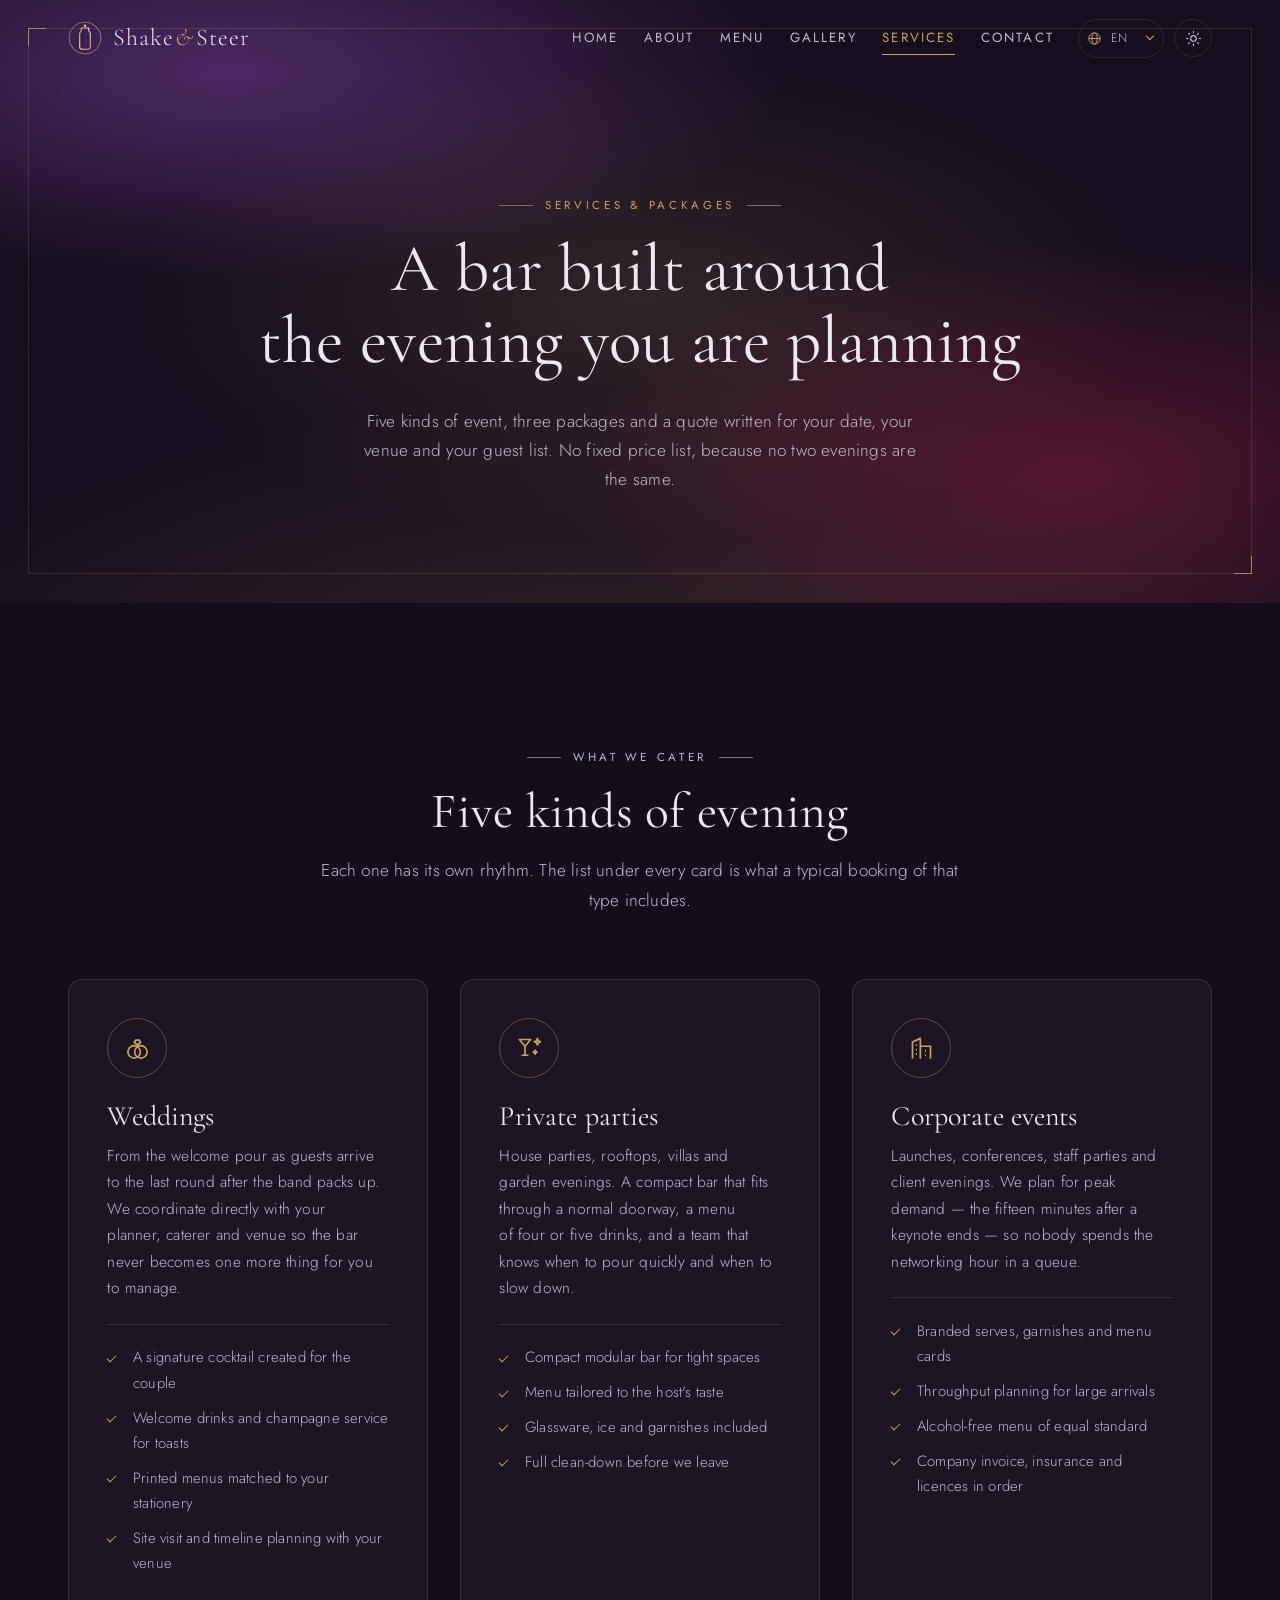
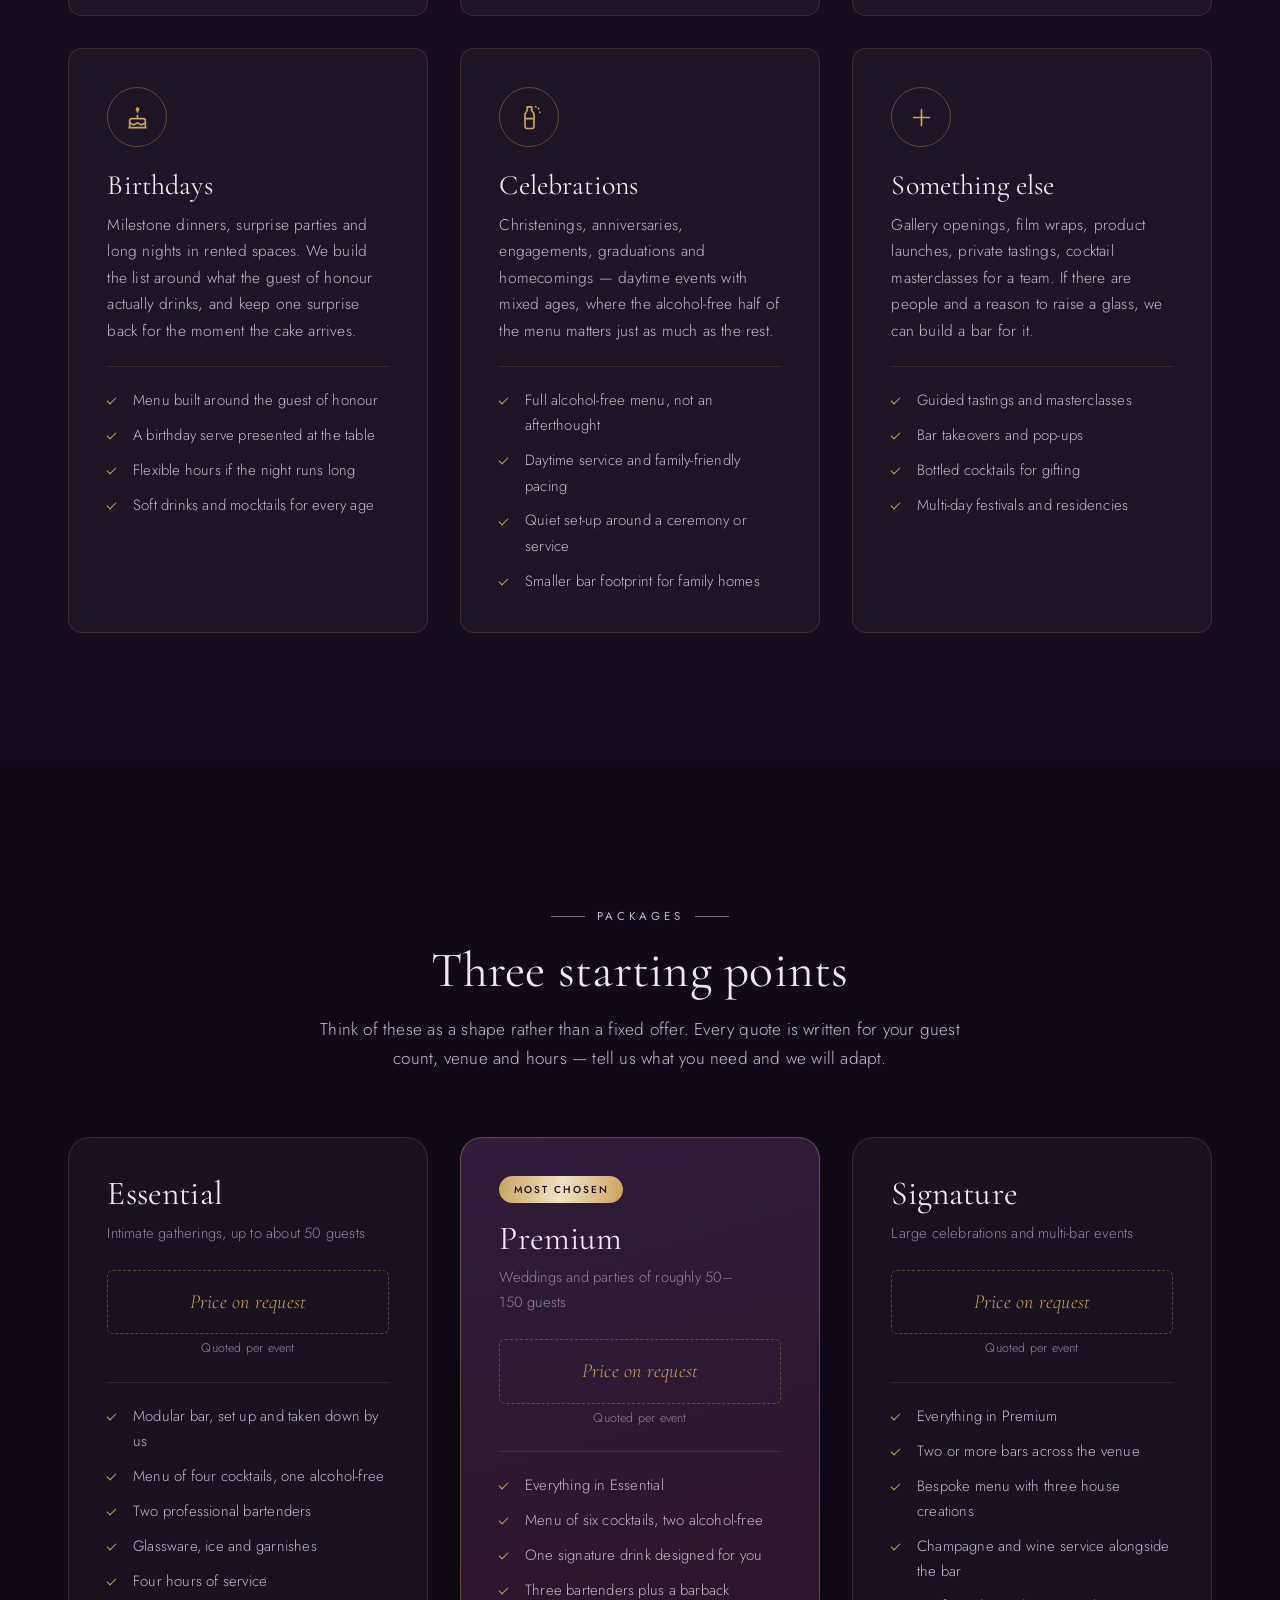
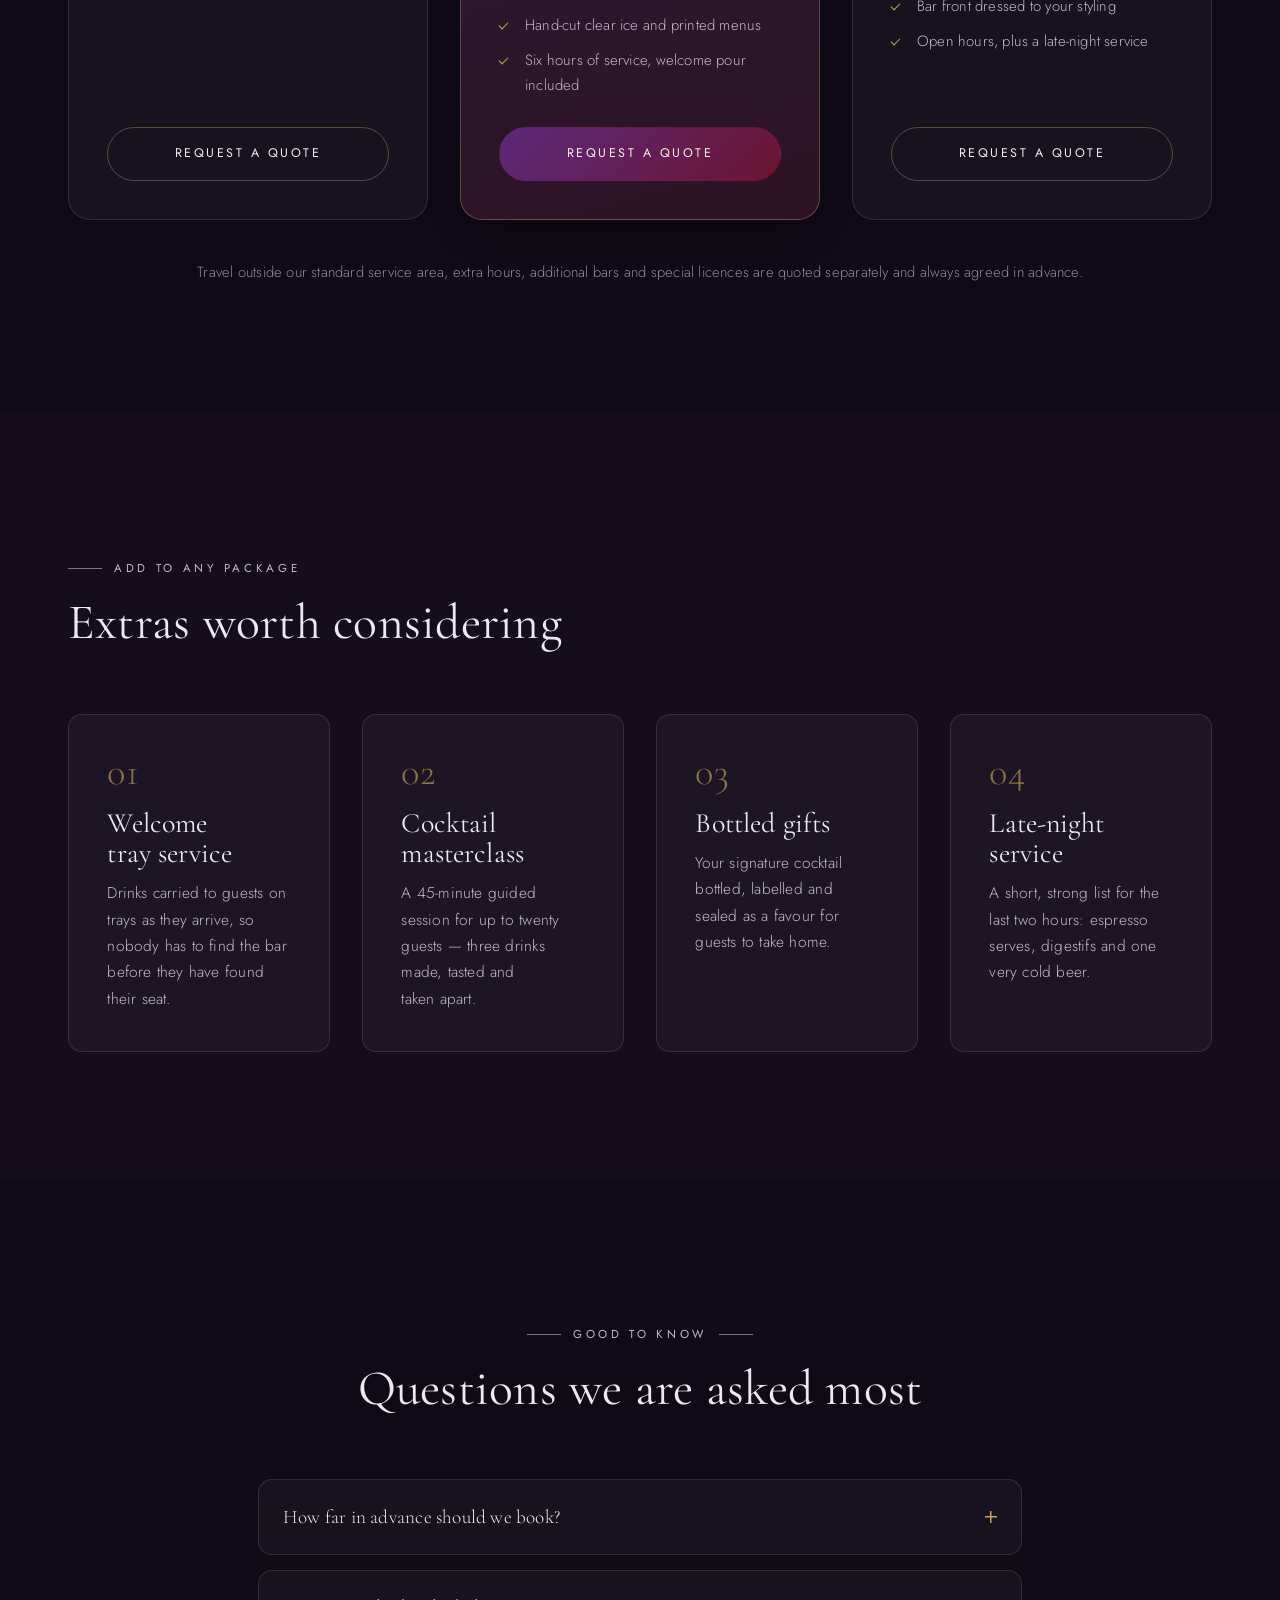
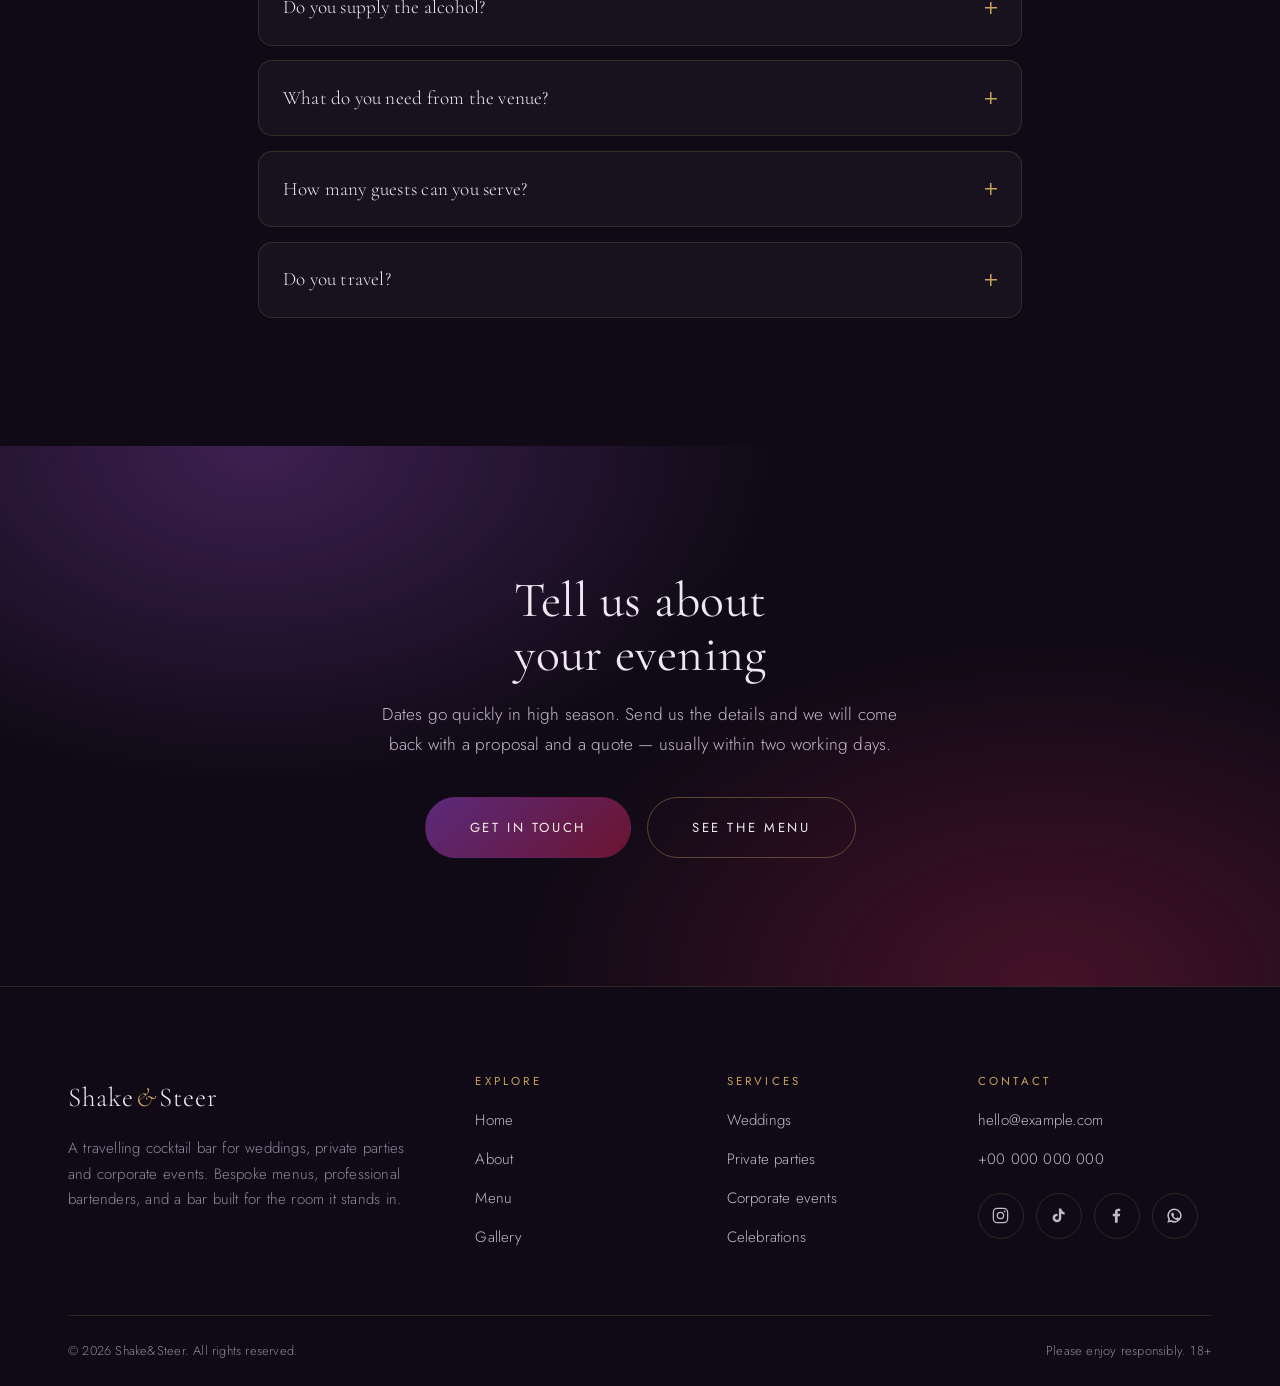
<file: services.html>
<!DOCTYPE html>
<html lang="en" data-theme="dark">
<head>
  <meta charset="utf-8">
  <meta name="viewport" content="width=device-width, initial-scale=1">

  <title data-i18n="meta.services.title">Services &amp; Packages — Shake&amp;Steer</title>
  <meta name="description"
        content="Cocktail catering for weddings, private parties, corporate events, birthdays and family celebrations. Three packages, every quote written for the event."
        data-i18n-attr="content:meta.services.description">

  <link rel="icon" href="assets/img/logo.svg" type="image/svg+xml">

  <link rel="preconnect" href="https://fonts.googleapis.com">
  <link rel="preconnect" href="https://fonts.gstatic.com" crossorigin>
  <link rel="stylesheet"
        href="https://fonts.googleapis.com/css2?family=Cormorant+Garamond:ital,wght@0,300;0,400;0,500;0,600;1,300;1,400&family=Jost:wght@200;300;400;500&display=swap">

  <link rel="stylesheet" href="assets/css/base.css">
  <link rel="stylesheet" href="assets/css/layout.css">
  <link rel="stylesheet" href="assets/css/components.css">

  <script src="assets/js/theme.js"></script>
</head>

<body>
  <a class="skip-link" href="#main" data-i18n="nav.skip">Skip to content</a>

  <!-- ================= HEADER (same on every page) ================= -->
  <header class="site-header">
    <div class="site-header__inner">

      <a class="brand" href="index.html">
        <img class="brand__mark" src="assets/img/logo.svg" alt="" width="34" height="34">
        <span>Shake<span class="brand__amp">&amp;</span>Steer</span>
      </a>

      <nav class="nav" id="primary-nav" data-nav aria-label="Main">
        <a class="nav__link" href="index.html" data-i18n="nav.home">Home</a>
        <a class="nav__link" href="about.html" data-i18n="nav.about">About</a>
        <a class="nav__link" href="menu.html" data-i18n="nav.menu">Menu</a>
        <a class="nav__link" href="gallery.html" data-i18n="nav.gallery">Gallery</a>
        <a class="nav__link" href="services.html" aria-current="page" data-i18n="nav.services">Services</a>
        <a class="nav__link" href="contact.html" data-i18n="nav.contact">Contact</a>
      </nav>

      <div class="header-tools">
        <div class="lang-switch">
          <svg class="lang-switch__icon" viewBox="0 0 24 24" fill="none" stroke="currentColor"
               stroke-width="1.6" aria-hidden="true">
            <circle cx="12" cy="12" r="9"/><path d="M3 12h18"/>
            <ellipse cx="12" cy="12" rx="4.2" ry="9"/>
          </svg>
          <label class="sr-only" for="lang-select" data-i18n="nav.language">Language</label>
          <select id="lang-select" data-lang-switch></select>
        </div>

        <button class="theme-toggle" type="button" data-theme-toggle
                aria-label="Switch theme" data-i18n-attr="aria-label:nav.theme">
          <svg class="theme-toggle__sun" viewBox="0 0 24 24" fill="none" stroke="currentColor"
               stroke-width="1.6" stroke-linecap="round" aria-hidden="true">
            <circle cx="12" cy="12" r="4"/>
            <path d="M12 2v2M12 20v2M4.9 4.9l1.4 1.4M17.7 17.7l1.4 1.4M2 12h2M20 12h2M4.9 19.1l1.4-1.4M17.7 6.3l1.4-1.4"/>
          </svg>
          <svg class="theme-toggle__moon" viewBox="0 0 24 24" fill="none" stroke="currentColor"
               stroke-width="1.6" stroke-linejoin="round" aria-hidden="true">
            <path d="M20 14.5A8.5 8.5 0 0 1 9.5 4a8.5 8.5 0 1 0 10.5 10.5z"/>
          </svg>
        </button>
      </div>

      <button class="nav-toggle" type="button" data-nav-toggle aria-expanded="false"
              aria-controls="primary-nav" aria-label="Menu" data-i18n-attr="aria-label:nav.menuButton">
        <span class="nav-toggle__bars"><span></span><span></span><span></span></span>
      </button>

    </div>
  </header>

  <main id="main">

    <!-- ================= PAGE HERO ================= -->
    <section class="hero hero--page">
      <div class="hero__bg"></div>
      <div class="hero__grain"></div>
      <div class="hero__frame"></div>

      <div class="container hero__inner">
        <p class="eyebrow eyebrow--center" data-i18n="services.hero.eyebrow">Services &amp; packages</p>
        <h1 data-i18n="services.hero.title">A bar built around<br>the evening you are planning</h1>
        <p class="hero__text" data-i18n="services.hero.text">
          Five kinds of event, three packages and a quote written for your date, your venue
          and your guest list. No fixed price list, because no two evenings are the same.
        </p>
      </div>
    </section>

    <!-- =================================================================
         EVENT TYPES
         ================================================================= -->
    <section class="section">
      <div class="container">
        <div class="section-head section-head--center">
          <p class="eyebrow eyebrow--center" data-i18n="services.types.eyebrow">What we cater</p>
          <h2 data-i18n="services.types.title">Five kinds of evening</h2>
          <p data-i18n="services.types.text">
            Each one has its own rhythm. The list under every card is what a typical
            booking of that type includes.
          </p>
        </div>

        <div class="grid grid--2" data-reveal-group="90">

          <!-- WEDDINGS -->
          <article class="card reveal">
            <span class="icon-badge" aria-hidden="true">
              <svg viewBox="0 0 24 24" fill="none" stroke="currentColor" stroke-width="1.5">
                <circle cx="9" cy="15" r="5.5"/><circle cx="15" cy="15" r="5.5"/>
                <path d="M10.4 4.5h3.2l1.1 2.2-2.7 2.1-2.7-2.1z"/>
              </svg>
            </span>
            <h3 data-i18n="services.weddings.title">Weddings</h3>
            <p data-i18n="services.weddings.long">
              From the welcome pour as guests arrive to the last round after the band packs
              up. We coordinate directly with your planner, caterer and venue so the bar
              never becomes one more thing for you to manage.
            </p>
            <ul class="includes">
              <li data-i18n="services.weddings.i1">A signature cocktail created for the couple</li>
              <li data-i18n="services.weddings.i2">Welcome drinks and champagne service for toasts</li>
              <li data-i18n="services.weddings.i3">Printed menus matched to your stationery</li>
              <li data-i18n="services.weddings.i4">Site visit and timeline planning with your venue</li>
            </ul>
          </article>

          <!-- PRIVATE PARTIES -->
          <article class="card reveal">
            <span class="icon-badge" aria-hidden="true">
              <svg viewBox="0 0 24 24" fill="none" stroke="currentColor" stroke-width="1.5" stroke-linejoin="round">
                <path d="M3 4h10l-5 6z"/><path d="M8 10v8"/><path d="M5 18h6"/>
                <path d="M19 3.2l.8 2 2 .8-2 .8-.8 2-.8-2-2-.8 2-.8z"/>
                <path d="M17 13.5l.5 1.3 1.3.5-1.3.5-.5 1.3-.5-1.3-1.3-.5 1.3-.5z"/>
              </svg>
            </span>
            <h3 data-i18n="services.private.title">Private parties</h3>
            <p data-i18n="services.private.long">
              House parties, rooftops, villas and garden evenings. A compact bar that fits
              through a normal doorway, a menu of four or five drinks, and a team that
              knows when to pour quickly and when to slow down.
            </p>
            <ul class="includes">
              <li data-i18n="services.private.i1">Compact modular bar for tight spaces</li>
              <li data-i18n="services.private.i2">Menu tailored to the host's taste</li>
              <li data-i18n="services.private.i3">Glassware, ice and garnishes included</li>
              <li data-i18n="services.private.i4">Full clean-down before we leave</li>
            </ul>
          </article>

          <!-- CORPORATE -->
          <article class="card reveal">
            <span class="icon-badge" aria-hidden="true">
              <svg viewBox="0 0 24 24" fill="none" stroke="currentColor" stroke-width="1.5" stroke-linejoin="round">
                <path d="M4 21V6.2L11 3v18"/><path d="M11 10h9v11"/>
                <path d="M7 9h1M7 13h1M7 17h1M15 14h1M15 18h1"/>
              </svg>
            </span>
            <h3 data-i18n="services.corporate.title">Corporate events</h3>
            <p data-i18n="services.corporate.long">
              Launches, conferences, staff parties and client evenings. We plan for peak
              demand — the fifteen minutes after a keynote ends — so nobody spends the
              networking hour in a queue.
            </p>
            <ul class="includes">
              <li data-i18n="services.corporate.i1">Branded serves, garnishes and menu cards</li>
              <li data-i18n="services.corporate.i2">Throughput planning for large arrivals</li>
              <li data-i18n="services.corporate.i3">Alcohol-free menu of equal standard</li>
              <li data-i18n="services.corporate.i4">Company invoice, insurance and licences in order</li>
            </ul>
          </article>

          <!-- BIRTHDAYS -->
          <article class="card reveal">
            <span class="icon-badge" aria-hidden="true">
              <svg viewBox="0 0 24 24" fill="none" stroke="currentColor" stroke-width="1.5" stroke-linejoin="round">
                <path d="M4 21h16"/><path d="M5 21v-6a2 2 0 0 1 2-2h10a2 2 0 0 1 2 2v6"/>
                <path d="M12 13V9.5"/>
                <path d="M12 7c0-.9.9-1.3.9-2.2 0-.6-.4-1-.9-1.4-.5.4-.9.8-.9 1.4 0 .9.9 1.3.9 2.2z"/>
                <path d="M5 17c1.8 0 1.8 1.4 3.5 1.4S10.2 17 12 17s1.8 1.4 3.5 1.4S17.2 17 19 17"/>
              </svg>
            </span>
            <h3 data-i18n="services.birthdays.title">Birthdays</h3>
            <p data-i18n="services.birthdays.long">
              Milestone dinners, surprise parties and long nights in rented spaces. We build
              the list around what the guest of honour actually drinks, and keep one
              surprise back for the moment the cake arrives.
            </p>
            <ul class="includes">
              <li data-i18n="services.birthdays.i1">Menu built around the guest of honour</li>
              <li data-i18n="services.birthdays.i2">A birthday serve presented at the table</li>
              <li data-i18n="services.birthdays.i3">Flexible hours if the night runs long</li>
              <li data-i18n="services.birthdays.i4">Soft drinks and mocktails for every age</li>
            </ul>
          </article>

          <!-- CELEBRATIONS -->
          <article class="card reveal">
            <span class="icon-badge" aria-hidden="true">
              <svg viewBox="0 0 24 24" fill="none" stroke="currentColor" stroke-width="1.5" stroke-linejoin="round">
                <path d="M10 2.5h4v3.2l2 3.1V20a1.8 1.8 0 0 1-1.8 1.8H9.8A1.8 1.8 0 0 1 8 20V8.8l2-3.1z"/>
                <path d="M8 13h8"/><path d="M19.5 3.5l.9 1M20.5 7.5h1.2M17.5 1.8v1.3"/>
              </svg>
            </span>
            <h3 data-i18n="services.celebrations.title">Celebrations</h3>
            <p data-i18n="services.celebrations.long">
              Christenings, anniversaries, engagements, graduations and homecomings —
              daytime events with mixed ages, where the alcohol-free half of the menu
              matters just as much as the rest.
            </p>
            <ul class="includes">
              <li data-i18n="services.celebrations.i1">Full alcohol-free menu, not an afterthought</li>
              <li data-i18n="services.celebrations.i2">Daytime service and family-friendly pacing</li>
              <li data-i18n="services.celebrations.i3">Quiet set-up around a ceremony or service</li>
              <li data-i18n="services.celebrations.i4">Smaller bar footprint for family homes</li>
            </ul>
          </article>

          <!-- SOMETHING ELSE -->
          <article class="card reveal">
            <span class="icon-badge" aria-hidden="true">
              <svg viewBox="0 0 24 24" fill="none" stroke="currentColor" stroke-width="1.5" stroke-linecap="round">
                <path d="M12 5v14M5 12h14"/>
              </svg>
            </span>
            <h3 data-i18n="services.other.title">Something else</h3>
            <p data-i18n="services.other.long">
              Gallery openings, film wraps, product launches, private tastings, cocktail
              masterclasses for a team. If there are people and a reason to raise a glass,
              we can build a bar for it.
            </p>
            <ul class="includes">
              <li data-i18n="services.other.i1">Guided tastings and masterclasses</li>
              <li data-i18n="services.other.i2">Bar takeovers and pop-ups</li>
              <li data-i18n="services.other.i3">Bottled cocktails for gifting</li>
              <li data-i18n="services.other.i4">Multi-day festivals and residencies</li>
            </ul>
          </article>

        </div>
      </div>
    </section>

    <!-- =================================================================
         PACKAGES — deliberately NO prices.
         ================================================================= -->
    <section class="section section--alt">
      <div class="container">
        <div class="section-head section-head--center">
          <p class="eyebrow eyebrow--center" data-i18n="services.packages.eyebrow">Packages</p>
          <h2 data-i18n="services.packages.title">Three starting points</h2>
          <p data-i18n="services.packages.text">
            Think of these as a shape rather than a fixed offer. Every quote is written for
            your guest count, venue and hours — tell us what you need and we will adapt.
          </p>
        </div>

        <div class="packages" data-reveal-group="110">

          <!-- ESSENTIAL -->
          <article class="package reveal">
            <h3 class="package__name" data-i18n="services.packages.p1.name">Essential</h3>
            <p class="package__tagline" data-i18n="services.packages.p1.tagline">
              Intimate gatherings, up to about 50 guests
            </p>
            <p class="package__price" data-i18n="services.packages.price">Price on request</p>
            <p class="package__note" data-i18n="services.packages.note">Quoted per event</p>
            <ul class="includes">
              <li data-i18n="services.packages.p1.i1">Modular bar, set up and taken down by us</li>
              <li data-i18n="services.packages.p1.i2">Menu of four cocktails, one alcohol-free</li>
              <li data-i18n="services.packages.p1.i3">Two professional bartenders</li>
              <li data-i18n="services.packages.p1.i4">Glassware, ice and garnishes</li>
              <li data-i18n="services.packages.p1.i5">Four hours of service</li>
            </ul>
            <a class="btn" href="contact.html" data-i18n="services.packages.cta">Request a quote</a>
          </article>

          <!-- PREMIUM -->
          <article class="package package--featured reveal">
            <span class="package__badge" data-i18n="services.packages.p2.badge">Most chosen</span>
            <h3 class="package__name" data-i18n="services.packages.p2.name">Premium</h3>
            <p class="package__tagline" data-i18n="services.packages.p2.tagline">
              Weddings and parties of roughly 50–150 guests
            </p>
            <p class="package__price" data-i18n="services.packages.price">Price on request</p>
            <p class="package__note" data-i18n="services.packages.note">Quoted per event</p>
            <ul class="includes">
              <li data-i18n="services.packages.p2.i1">Everything in Essential</li>
              <li data-i18n="services.packages.p2.i2">Menu of six cocktails, two alcohol-free</li>
              <li data-i18n="services.packages.p2.i3">One signature drink designed for you</li>
              <li data-i18n="services.packages.p2.i4">Three bartenders plus a barback</li>
              <li data-i18n="services.packages.p2.i5">Hand-cut clear ice and printed menus</li>
              <li data-i18n="services.packages.p2.i6">Six hours of service, welcome pour included</li>
            </ul>
            <a class="btn btn--primary" href="contact.html" data-i18n="services.packages.cta">Request a quote</a>
          </article>

          <!-- SIGNATURE -->
          <article class="package reveal">
            <h3 class="package__name" data-i18n="services.packages.p3.name">Signature</h3>
            <p class="package__tagline" data-i18n="services.packages.p3.tagline">
              Large celebrations and multi-bar events
            </p>
            <p class="package__price" data-i18n="services.packages.price">Price on request</p>
            <p class="package__note" data-i18n="services.packages.note">Quoted per event</p>
            <ul class="includes">
              <li data-i18n="services.packages.p3.i1">Everything in Premium</li>
              <li data-i18n="services.packages.p3.i2">Two or more bars across the venue</li>
              <li data-i18n="services.packages.p3.i3">Bespoke menu with three house creations</li>
              <li data-i18n="services.packages.p3.i4">Champagne and wine service alongside the bar</li>
              <li data-i18n="services.packages.p3.i5">Bar front dressed to your styling</li>
              <li data-i18n="services.packages.p3.i6">Open hours, plus a late-night service</li>
            </ul>
            <a class="btn" href="contact.html" data-i18n="services.packages.cta">Request a quote</a>
          </article>

        </div>

        <p class="text-center" style="margin-top:2.5rem;color:var(--text-muted);font-size:.92rem"
           data-i18n="services.packages.footnote">
          Travel outside our standard service area, extra hours, additional bars and
          special licences are quoted separately and always agreed in advance.
        </p>
      </div>
    </section>

    <!-- =================================================================
         ADD-ONS
         ================================================================= -->
    <section class="section">
      <div class="container">
        <div class="section-head">
          <p class="eyebrow" data-i18n="services.addons.eyebrow">Add to any package</p>
          <h2 data-i18n="services.addons.title">Extras worth considering</h2>
        </div>

        <div class="grid grid--4" data-reveal-group="80">
          <article class="card reveal">
            <span class="card__num">01</span>
            <h3 data-i18n="services.addons.a1.title">Welcome tray service</h3>
            <p data-i18n="services.addons.a1.text">
              Drinks carried to guests on trays as they arrive, so nobody has to find the
              bar before they have found their seat.
            </p>
          </article>
          <article class="card reveal">
            <span class="card__num">02</span>
            <h3 data-i18n="services.addons.a2.title">Cocktail masterclass</h3>
            <p data-i18n="services.addons.a2.text">
              A 45-minute guided session for up to twenty guests — three drinks made,
              tasted and taken apart.
            </p>
          </article>
          <article class="card reveal">
            <span class="card__num">03</span>
            <h3 data-i18n="services.addons.a3.title">Bottled gifts</h3>
            <p data-i18n="services.addons.a3.text">
              Your signature cocktail bottled, labelled and sealed as a favour for guests
              to take home.
            </p>
          </article>
          <article class="card reveal">
            <span class="card__num">04</span>
            <h3 data-i18n="services.addons.a4.title">Late-night service</h3>
            <p data-i18n="services.addons.a4.text">
              A short, strong list for the last two hours: espresso serves, digestifs and
              one very cold beer.
            </p>
          </article>
        </div>
      </div>
    </section>

    <!-- =================================================================
         FAQ
         ================================================================= -->
    <section class="section section--alt">
      <div class="container container--narrow">
        <div class="section-head section-head--center">
          <p class="eyebrow eyebrow--center" data-i18n="services.faq.eyebrow">Good to know</p>
          <h2 data-i18n="services.faq.title">Questions we are asked most</h2>
        </div>

        <div class="faq reveal">
          <details>
            <summary data-i18n="services.faq.q1">How far in advance should we book?</summary>
            <p data-i18n="services.faq.a1">
              For weddings in high season, six to twelve months is comfortable. Smaller
              parties are often possible with a few weeks' notice — always ask, because
              cancellations happen.
            </p>
          </details>
          <details>
            <summary data-i18n="services.faq.q2">Do you supply the alcohol?</summary>
            <p data-i18n="services.faq.a2">
              Usually yes, and it is included in the quote. If your venue requires you to
              supply the drink yourself, we are happy to work as a dry-hire bar instead.
            </p>
          </details>
          <details>
            <summary data-i18n="services.faq.q3">What do you need from the venue?</summary>
            <p data-i18n="services.faq.a3">
              A level space of roughly three by two metres, one standard power socket and
              access for loading. No running water needed — we bring our own.
            </p>
          </details>
          <details>
            <summary data-i18n="services.faq.q4">How many guests can you serve?</summary>
            <p data-i18n="services.faq.a4">
              We plan one bartender for every fifty guests. Above three hundred we normally
              suggest a second bar rather than a longer queue.
            </p>
          </details>
          <details>
            <summary data-i18n="services.faq.q5">Do you travel?</summary>
            <p data-i18n="services.faq.a5">
              Yes. Travel within our standard service area is included; anything further is
              quoted openly, including accommodation where an early set-up requires it.
            </p>
          </details>
        </div>
      </div>
    </section>

    <!-- ================= CTA ================= -->
    <section class="section cta">
      <div class="container">
        <h2 data-i18n="cta.title">Tell us about your evening</h2>
        <p data-i18n="cta.text">
          Dates go quickly in high season. Send us the details and we will come back with a
          proposal and a quote — usually within two working days.
        </p>
        <div class="cta__actions">
          <a class="btn btn--primary btn--lg" href="contact.html" data-i18n="cta.primary">Get in touch</a>
          <a class="btn btn--lg" href="menu.html" data-i18n="menu.cta.link">See the menu</a>
        </div>
      </div>
    </section>

  </main>

  <!-- ================= FOOTER (same on every page) ================= -->
  <footer class="site-footer">
    <div class="container">
      <div class="site-footer__grid">

        <div>
          <span class="footer-brand__name">Shake<span class="brand__amp">&amp;</span>Steer</span>
          <p data-i18n="footer.about">
            A travelling cocktail bar for weddings, private parties and corporate events.
            Bespoke menus, professional bartenders, and a bar built for the room it stands in.
          </p>
        </div>

        <div>
          <h4 data-i18n="footer.explore">Explore</h4>
          <ul class="footer-list">
            <li><a href="index.html" data-i18n="nav.home">Home</a></li>
            <li><a href="about.html" data-i18n="nav.about">About</a></li>
            <li><a href="menu.html" data-i18n="nav.menu">Menu</a></li>
            <li><a href="gallery.html" data-i18n="nav.gallery">Gallery</a></li>
          </ul>
        </div>

        <div>
          <h4 data-i18n="footer.services">Services</h4>
          <ul class="footer-list">
            <li><a href="services.html" data-i18n="services.weddings.title">Weddings</a></li>
            <li><a href="services.html" data-i18n="services.private.title">Private parties</a></li>
            <li><a href="services.html" data-i18n="services.corporate.title">Corporate events</a></li>
            <li><a href="services.html" data-i18n="services.celebrations.title">Celebrations</a></li>
          </ul>
        </div>

        <div>
          <h4 data-i18n="footer.contact">Contact</h4>
          <!-- PLACEHOLDERS — replace the e-mail and phone in every .html file -->
          <ul class="footer-list">
            <li><a href="mailto:hello@example.com">hello@example.com</a></li>
            <li><a href="tel:+000000000000">+00 000 000 000</a></li>
          </ul>
          <div class="socials" style="margin-top:1.2rem">
            <a class="social" href="https://instagram.com/" target="_blank" rel="noopener" aria-label="Instagram">
              <svg viewBox="0 0 24 24" fill="none" stroke="currentColor" stroke-width="1.6" aria-hidden="true">
                <rect x="3" y="3" width="18" height="18" rx="5"/><circle cx="12" cy="12" r="4"/>
                <circle cx="17.3" cy="6.7" r="1.1" fill="currentColor" stroke="none"/>
              </svg>
            </a>
            <a class="social" href="https://tiktok.com/" target="_blank" rel="noopener" aria-label="TikTok">
              <svg viewBox="0 0 24 24" fill="currentColor" aria-hidden="true">
                <path d="M16.6 5.8a4.3 4.3 0 0 1-1.1-2.8h-3v12.1a2.4 2.4 0 1 1-1.7-2.3V9.7a5.5 5.5 0 1 0 4.7 5.4V9.6a7.2 7.2 0 0 0 4.2 1.35V7.9a4.3 4.3 0 0 1-3.1-2.1z"/>
              </svg>
            </a>
            <a class="social" href="https://facebook.com/" target="_blank" rel="noopener" aria-label="Facebook">
              <svg viewBox="0 0 24 24" fill="currentColor" aria-hidden="true">
                <path d="M13.5 21v-8h2.7l.4-3.1h-3.1V7.9c0-.9.25-1.5 1.55-1.5h1.65V3.6c-.3-.04-1.3-.1-2.5-.1-2.5 0-4.2 1.53-4.2 4.33V9.9H7.3V13H10v8z"/>
              </svg>
            </a>
            <a class="social" href="https://wa.me/000000000000" target="_blank" rel="noopener" aria-label="WhatsApp">
              <svg viewBox="0 0 24 24" fill="currentColor" aria-hidden="true">
                <path d="M12 3a9 9 0 0 0-7.7 13.6L3 21l4.5-1.2A9 9 0 1 0 12 3zm0 2a7 7 0 1 1-3.6 13l-.3-.2-2.3.6.6-2.2-.2-.3A7 7 0 0 1 12 5zm-2.6 3.4c-.2 0-.5 0-.7.3-.2.3-.9.9-.9 2.1s.9 2.4 1 2.6c.1.2 1.7 2.7 4.2 3.7 2 .8 2.4.6 2.9.6.5 0 1.5-.6 1.7-1.2.2-.6.2-1.1.15-1.2l-.6-.3-1.5-.7c-.2-.1-.4-.1-.55.1l-.75 1c-.15.2-.3.2-.5.1-.2-.1-1-.4-1.9-1.2-.7-.6-1.2-1.4-1.3-1.6-.1-.2 0-.35.1-.45l.45-.5c.15-.2.2-.3.3-.5.1-.2 0-.4 0-.5l-.7-1.7c-.2-.45-.4-.4-.55-.4z"/>
              </svg>
            </a>
          </div>
        </div>

      </div>
    </div>

    <div class="container">
      <div class="site-footer__bottom">
        <p>© <span data-year>2026</span> Shake&amp;Steer. <span data-i18n="footer.rights">All rights reserved.</span></p>
        <p data-i18n="footer.responsibly">Please enjoy responsibly. 18+</p>
      </div>
    </div>
  </footer>

  <script src="assets/js/i18n.js" defer></script>
  <script src="assets/js/main.js" defer></script>
</body>
</html>
</file>
<file: assets/css/base.css>
/* ==========================================================================
   Shake&Steer — base.css
   Design tokens, colour themes, reset and typography.

   EDITING TIP: almost every colour, font and spacing value on the site comes
   from the CSS custom properties (the "--name: value" lines) below.
   Change them here and the whole site follows.
   ========================================================================== */

/* --------------------------------------------------------------------------
   1. DESIGN TOKENS — DARK THEME (the site default)
   -------------------------------------------------------------------------- */
:root {
  /* -- Brand colours ------------------------------------------------------ */
  --plum-900: #150d1c; /* deepest purple, page background        */
  --plum-800: #1d1226; /* raised surfaces (cards, header)        */
  --plum-700: #271633; /* borders / hover surfaces               */
  --plum-500: #5b2a7a; /* vivid purple accent                    */
  --plum-400: #7c3fa3; /* lighter purple, used in gradients      */

  --bordo-700: #4d0f22; /* deep burgundy                          */
  --bordo-600: #6b1430; /* burgundy accent                        */
  --bordo-500: #8e1c3f; /* brighter burgundy, hovers              */

  --gold-500: #c9a35e; /* primary gold                           */
  --gold-400: #d9bd85; /* hover gold                             */
  --gold-200: #f0e2c4; /* champagne highlight                    */

  /* -- Semantic colours --------------------------------------------------- */
  --bg: var(--plum-900);
  --bg-alt: #100a16; /* alternating band background            */
  --surface: rgba(255, 255, 255, 0.035); /* glassy card fill      */
  --surface-solid: var(--plum-800);
  --text: #ede8f2;
  --text-soft: #c3b9cd;
  --text-muted: #9287a0;
  --accent: var(--gold-500);
  --accent-soft: var(--gold-200);
  --line: rgba(201, 163, 94, 0.18); /* hairline borders           */
  --line-strong: rgba(201, 163, 94, 0.38);
  --shadow-lg: 0 30px 70px -30px rgba(0, 0, 0, 0.85);
  --shadow-md: 0 16px 40px -22px rgba(0, 0, 0, 0.8);

  /* Decorative gradients */
  --grad-brand: linear-gradient(135deg, var(--plum-500) 0%, var(--bordo-600) 100%);
  --grad-gold: linear-gradient(100deg, var(--gold-500), var(--gold-200), var(--gold-500));
  --grad-fade: linear-gradient(180deg, transparent, rgba(0, 0, 0, 0.55));

  /* -- Typography --------------------------------------------------------- */
  /* Serif for headings, sans for body. The CJK fallbacks keep the Chinese
     translation looking correct without loading extra font files.           */
  --font-display: "Cormorant Garamond", "Noto Serif SC", "Songti SC", "SimSun",
    Georgia, "Times New Roman", serif;
  --font-body: "Jost", "PingFang SC", "Microsoft YaHei", "Noto Sans SC",
    system-ui, -apple-system, "Segoe UI", Roboto, sans-serif;

  --fs-hero: clamp(3rem, 11vw, 7.5rem);
  --fs-h1: clamp(2.4rem, 6vw, 4.2rem);
  --fs-h2: clamp(1.9rem, 4.2vw, 3.1rem);
  --fs-h3: clamp(1.3rem, 2.4vw, 1.75rem);
  --fs-body: clamp(1rem, 0.96rem + 0.2vw, 1.075rem);
  --fs-small: 0.875rem;
  --fs-eyebrow: 0.72rem;

  /* -- Layout ------------------------------------------------------------- */
  --container: 1240px;
  --container-narrow: 860px;
  --gutter: clamp(1.25rem, 4vw, 3rem);
  --section-y: clamp(4.5rem, 10vw, 9rem);
  --radius-sm: 6px;
  --radius: 14px;
  --radius-lg: 22px;
  --header-h: 78px;

  /* -- Motion ------------------------------------------------------------- */
  --ease: cubic-bezier(0.22, 0.61, 0.36, 1);
  --ease-out-back: cubic-bezier(0.34, 1.3, 0.64, 1);
  --t-fast: 180ms;
  --t: 320ms;
  --t-slow: 640ms;

  color-scheme: dark;
}

/* --------------------------------------------------------------------------
   2. LIGHT THEME — applied when <html data-theme="light">
   -------------------------------------------------------------------------- */
[data-theme="light"] {
  --bg: #f8f4ef; /* warm ivory */
  --bg-alt: #f1e9e2;
  --surface: rgba(255, 255, 255, 0.75);
  --surface-solid: #ffffff;
  --text: #23151f;
  --text-soft: #4c3b47;
  --text-muted: #7a6a76;

  --accent: #8a6320; /* darker gold keeps AA contrast on ivory */
  --accent-soft: #6b1430;
  --line: rgba(107, 20, 48, 0.16);
  --line-strong: rgba(107, 20, 48, 0.34);
  --shadow-lg: 0 30px 60px -34px rgba(60, 18, 40, 0.38);
  --shadow-md: 0 14px 34px -20px rgba(60, 18, 40, 0.32);
  --grad-fade: linear-gradient(180deg, transparent, rgba(35, 21, 31, 0.5));

  color-scheme: light;
}

/* --------------------------------------------------------------------------
   3. RESET
   -------------------------------------------------------------------------- */
*,
*::before,
*::after {
  box-sizing: border-box;
}

* {
  margin: 0;
}

html {
  -webkit-text-size-adjust: 100%;
  scroll-behavior: smooth;
  scroll-padding-top: calc(var(--header-h) + 1rem);
}

body {
  min-height: 100vh;
  background: var(--bg);
  color: var(--text);
  font-family: var(--font-body);
  font-size: var(--fs-body);
  font-weight: 300;
  line-height: 1.7;
  letter-spacing: 0.012em;
  -webkit-font-smoothing: antialiased;
  text-rendering: optimizeLegibility;
  overflow-x: hidden;
  transition: background-color var(--t) var(--ease), color var(--t) var(--ease);
}

img,
svg,
picture,
video {
  display: block;
  max-width: 100%;
}

button,
input,
select,
textarea {
  font: inherit;
  color: inherit;
}

button {
  background: none;
  border: 0;
  cursor: pointer;
}

ul,
ol {
  padding: 0;
  list-style: none;
}

a {
  color: inherit;
  text-decoration: none;
}

/* --------------------------------------------------------------------------
   4. TYPOGRAPHY
   -------------------------------------------------------------------------- */
h1,
h2,
h3,
h4 {
  font-family: var(--font-display);
  font-weight: 400;
  line-height: 1.08;
  letter-spacing: 0.005em;
  text-wrap: balance;
}

h1 {
  font-size: var(--fs-h1);
}
h2 {
  font-size: var(--fs-h2);
}
h3 {
  font-size: var(--fs-h3);
}

p {
  text-wrap: pretty;
}

strong {
  font-weight: 500;
  color: var(--text);
}

em {
  font-style: italic;
}

/* Small gold label that sits above a section heading */
.eyebrow {
  display: inline-flex;
  align-items: center;
  gap: 0.75rem;
  margin-bottom: 1.1rem;
  color: var(--accent);
  font-family: var(--font-body);
  font-size: var(--fs-eyebrow);
  font-weight: 400;
  letter-spacing: 0.32em;
  text-transform: uppercase;
}

.eyebrow::before {
  content: "";
  width: 34px;
  height: 1px;
  background: currentColor;
  opacity: 0.6;
}

.eyebrow--center::after {
  content: "";
  width: 34px;
  height: 1px;
  background: currentColor;
  opacity: 0.6;
}

/* Gold gradient applied to text (used for the brand name) */
.text-gold {
  background: var(--grad-gold);
  -webkit-background-clip: text;
  background-clip: text;
  color: transparent;
}

.lead {
  max-width: 62ch;
  color: var(--text-soft);
  font-size: clamp(1.05rem, 1rem + 0.35vw, 1.25rem);
  line-height: 1.75;
}

/* --------------------------------------------------------------------------
   5. UTILITIES
   -------------------------------------------------------------------------- */
.container {
  width: 100%;
  max-width: var(--container);
  margin-inline: auto;
  padding-inline: var(--gutter);
}

.container--narrow {
  max-width: var(--container-narrow);
}

.section {
  padding-block: var(--section-y);
}

.section--alt {
  background: var(--bg-alt);
}

.section-head {
  max-width: 64ch;
  margin-bottom: clamp(2.5rem, 5vw, 4rem);
}

.section-head--center {
  margin-inline: auto;
  text-align: center;
}

.section-head p {
  margin-top: 1.1rem;
  color: var(--text-soft);
}

/* Thin decorative gold rule */
.rule {
  width: 100%;
  height: 1px;
  background: linear-gradient(90deg, transparent, var(--line-strong), transparent);
  border: 0;
}

.text-center {
  text-align: center;
}

/* Visible only to screen readers */
.sr-only {
  position: absolute;
  width: 1px;
  height: 1px;
  padding: 0;
  overflow: hidden;
  clip: rect(0, 0, 0, 0);
  white-space: nowrap;
  border: 0;
}

/* Skip link for keyboard users */
.skip-link {
  position: absolute;
  top: -100px;
  left: 1rem;
  z-index: 999;
  padding: 0.75rem 1.25rem;
  background: var(--accent);
  color: #1a0f14;
  border-radius: 0 0 var(--radius-sm) var(--radius-sm);
  transition: top var(--t) var(--ease);
}

.skip-link:focus-visible {
  top: 0;
}

/* Consistent focus ring across the site */
:where(a, button, select, [tabindex]):focus-visible {
  outline: 2px solid var(--accent);
  outline-offset: 3px;
  border-radius: var(--radius-sm);
}

/* --------------------------------------------------------------------------
   6. SCROLL REVEAL — elements fade/rise in as they enter the viewport.
      main.js adds .is-visible; without JS everything stays visible.
   -------------------------------------------------------------------------- */
.reveal {
  opacity: 0;
  transform: translateY(26px);
  transition: opacity 0.9s var(--ease), transform 0.9s var(--ease);
  transition-delay: var(--reveal-delay, 0ms);
  will-change: opacity, transform;
}

.reveal.is-visible {
  opacity: 1;
  transform: none;
}

/* Respect users who prefer less motion */
@media (prefers-reduced-motion: reduce) {
  html {
    scroll-behavior: auto;
  }

  *,
  *::before,
  *::after {
    animation-duration: 0.01ms !important;
    animation-iteration-count: 1 !important;
    transition-duration: 0.01ms !important;
  }

  .reveal {
    opacity: 1;
    transform: none;
  }
}

/* Printing: drop the decoration, keep the words */
@media print {
  .site-header,
  .site-footer,
  .hero__scroll,
  .lightbox {
    display: none !important;
  }

  body {
    background: #fff;
    color: #000;
  }
}
</file>
<file: assets/css/layout.css>
/* ==========================================================================
   Shake&Steer — layout.css
   The furniture that repeats on every page: header, navigation, language
   switcher, theme toggle, hero banners and the footer.
   ========================================================================== */

/* --------------------------------------------------------------------------
   1. HEADER
   -------------------------------------------------------------------------- */
.site-header {
  position: fixed;
  inset: 0 0 auto 0;
  z-index: 100;
  height: var(--header-h);
  display: flex;
  align-items: center;
  border-bottom: 1px solid transparent;
  transition: background-color var(--t) var(--ease),
    border-color var(--t) var(--ease), backdrop-filter var(--t) var(--ease);
}

/* main.js adds .is-stuck once the page is scrolled a little */
.site-header.is-stuck,
.site-header.is-open {
  background: rgba(21, 13, 28, 0.9); /* fallback for older browsers */
  background: color-mix(in srgb, var(--bg) 88%, transparent);
  backdrop-filter: blur(16px) saturate(140%);
  -webkit-backdrop-filter: blur(16px) saturate(140%);
  border-bottom-color: var(--line);
}

.site-header__inner {
  display: flex;
  align-items: center;
  gap: 1.5rem;
  width: 100%;
  max-width: var(--container);
  margin-inline: auto;
  padding-inline: var(--gutter);
}

/* -- Brand ---------------------------------------------------------------- */
.brand {
  display: flex;
  align-items: center;
  gap: 0.7rem;
  margin-right: auto;
  font-family: var(--font-display);
  font-size: 1.5rem;
  letter-spacing: 0.04em;
  white-space: nowrap;
}

.brand__mark {
  width: 34px;
  height: 34px;
  flex: none;
  transition: transform var(--t-slow) var(--ease);
}

.brand:hover .brand__mark {
  transform: rotate(-12deg);
}

.brand__amp {
  color: var(--accent);
  font-style: italic;
  padding-inline: 0.06em;
}

/* -- Primary navigation --------------------------------------------------- */
.nav {
  display: flex;
  align-items: center;
  gap: clamp(1rem, 2vw, 2.1rem);
}

.nav__link {
  position: relative;
  padding-block: 0.35rem;
  font-size: 0.83rem;
  font-weight: 400;
  letter-spacing: 0.16em;
  text-transform: uppercase;
  color: var(--text-soft);
  transition: color var(--t) var(--ease);
}

/* Animated gold underline */
.nav__link::after {
  content: "";
  position: absolute;
  left: 0;
  bottom: 0;
  width: 100%;
  height: 1px;
  background: var(--accent);
  transform: scaleX(0);
  transform-origin: right;
  transition: transform var(--t) var(--ease);
}

.nav__link:hover,
.nav__link[aria-current="page"] {
  color: var(--text);
}

.nav__link:hover::after,
.nav__link[aria-current="page"]::after {
  transform: scaleX(1);
  transform-origin: left;
}

.nav__link[aria-current="page"] {
  color: var(--accent);
}

/* -- Header tools (language + theme) -------------------------------------- */
.header-tools {
  display: flex;
  align-items: center;
  gap: 0.6rem;
}

/* Language switcher: a styled native <select> so it works everywhere */
.lang-switch {
  position: relative;
  display: flex;
  align-items: center;
}

.lang-switch__icon {
  position: absolute;
  left: 0.6rem;
  width: 15px;
  height: 15px;
  color: var(--accent);
  pointer-events: none;
}

.lang-switch select {
  appearance: none;
  -webkit-appearance: none;
  padding: 0.5rem 1.6rem 0.5rem 2rem;
  background: transparent;
  border: 1px solid var(--line);
  border-radius: 100px;
  color: var(--text-soft);
  font-size: 0.76rem;
  letter-spacing: 0.12em;
  text-transform: uppercase;
  cursor: pointer;
  transition: border-color var(--t) var(--ease), color var(--t) var(--ease);
}

.lang-switch select:hover {
  border-color: var(--line-strong);
  color: var(--text);
}

.lang-switch select option {
  background: var(--surface-solid);
  color: var(--text);
}

/* Little chevron on the right of the select */
.lang-switch::after {
  content: "";
  position: absolute;
  right: 0.7rem;
  width: 6px;
  height: 6px;
  border-right: 1px solid var(--accent);
  border-bottom: 1px solid var(--accent);
  transform: translateY(-2px) rotate(45deg);
  pointer-events: none;
}

/* Theme toggle */
.theme-toggle {
  display: grid;
  place-items: center;
  width: 38px;
  height: 38px;
  border: 1px solid var(--line);
  border-radius: 50%;
  color: var(--text-soft);
  transition: border-color var(--t) var(--ease), color var(--t) var(--ease),
    transform var(--t) var(--ease);
}

.theme-toggle:hover {
  border-color: var(--line-strong);
  color: var(--accent);
  transform: rotate(25deg);
}

.theme-toggle svg {
  width: 17px;
  height: 17px;
}

/* Show sun in dark mode (click = go light), moon in light mode */
.theme-toggle__sun {
  display: block;
}
.theme-toggle__moon {
  display: none;
}
[data-theme="light"] .theme-toggle__sun {
  display: none;
}
[data-theme="light"] .theme-toggle__moon {
  display: block;
}

/* -- Mobile menu button --------------------------------------------------- */
.nav-toggle {
  display: none;
  width: 38px;
  height: 38px;
  place-items: center;
  border: 1px solid var(--line);
  border-radius: 50%;
}

.nav-toggle__bars {
  position: relative;
  width: 16px;
  height: 10px;
}

.nav-toggle__bars span {
  position: absolute;
  left: 0;
  width: 100%;
  height: 1px;
  background: var(--text);
  transition: transform var(--t) var(--ease), opacity var(--t-fast) var(--ease);
}

.nav-toggle__bars span:nth-child(1) {
  top: 0;
}
.nav-toggle__bars span:nth-child(2) {
  top: 50%;
}
.nav-toggle__bars span:nth-child(3) {
  top: 100%;
}

.site-header.is-open .nav-toggle__bars span:nth-child(1) {
  transform: translateY(5px) rotate(45deg);
}
.site-header.is-open .nav-toggle__bars span:nth-child(2) {
  opacity: 0;
}
.site-header.is-open .nav-toggle__bars span:nth-child(3) {
  transform: translateY(-5px) rotate(-45deg);
}

/* -- Mobile layout -------------------------------------------------------- */
@media (max-width: 900px) {
  .nav-toggle {
    display: grid;
    order: 3;
  }

  .header-tools {
    order: 2;
  }

  /* The nav becomes a full-width drawer sliding down from the header */
  .nav {
    position: fixed;
    inset: var(--header-h) 0 auto 0;
    flex-direction: column;
    align-items: stretch;
    gap: 0;
    padding: 1rem var(--gutter) 2.25rem;
    background: rgba(21, 13, 28, 0.97); /* fallback for older browsers */
    background: color-mix(in srgb, var(--bg) 96%, transparent);
    backdrop-filter: blur(20px);
    -webkit-backdrop-filter: blur(20px);
    border-bottom: 1px solid var(--line);
    box-shadow: var(--shadow-lg);
    transform: translateY(-12px);
    opacity: 0;
    visibility: hidden;
    transition: opacity var(--t) var(--ease), transform var(--t) var(--ease),
      visibility var(--t);
  }

  .site-header.is-open .nav {
    opacity: 1;
    visibility: visible;
    transform: none;
  }

  .nav__link {
    padding-block: 1rem;
    border-bottom: 1px solid var(--line);
    font-size: 0.95rem;
    letter-spacing: 0.2em;
  }

  .nav__link::after {
    display: none;
  }

  .lang-switch select {
    padding-right: 1.4rem;
  }
}

@media (max-width: 420px) {
  .brand {
    font-size: 1.2rem;
  }
  .lang-switch select {
    padding-left: 1.7rem;
    font-size: 0.7rem;
  }
}

/* --------------------------------------------------------------------------
   2. HERO — the big banner at the top of every page
   -------------------------------------------------------------------------- */
.hero {
  position: relative;
  display: grid;
  place-items: center;
  min-height: 100vh; /* fallback */
  min-height: 100svh; /* avoids the mobile URL-bar jump */
  padding-top: var(--header-h);
  text-align: center;
  overflow: hidden;
  isolation: isolate;
}

/* Shorter hero used on the inner pages */
.hero--page {
  min-height: clamp(420px, 62vh, 620px);
}

/* Layered purple/burgundy glow behind the hero */
.hero__bg {
  position: absolute;
  inset: 0;
  z-index: -2;
  background:
    radial-gradient(70% 55% at 18% 12%, rgba(124, 63, 163, 0.5), transparent 62%),
    radial-gradient(62% 58% at 84% 78%, rgba(142, 28, 63, 0.48), transparent 64%),
    radial-gradient(90% 80% at 50% 120%, rgba(201, 163, 94, 0.16), transparent 70%),
    var(--bg);
}

[data-theme="light"] .hero__bg {
  background:
    radial-gradient(70% 55% at 18% 12%, rgba(124, 63, 163, 0.22), transparent 62%),
    radial-gradient(62% 58% at 84% 78%, rgba(142, 28, 63, 0.2), transparent 64%),
    radial-gradient(90% 80% at 50% 120%, rgba(201, 163, 94, 0.28), transparent 70%),
    var(--bg);
}

/* Slowly drifting light, gives the page a live feel */
.hero__bg::after {
  content: "";
  position: absolute;
  inset: -25%;
  background: radial-gradient(
    38% 38% at 50% 50%,
    rgba(201, 163, 94, 0.14),
    transparent 70%
  );
  animation: drift 22s var(--ease) infinite alternate;
}

@keyframes drift {
  from {
    transform: translate3d(-14%, -8%, 0) scale(1);
  }
  to {
    transform: translate3d(16%, 10%, 0) scale(1.22);
  }
}

/* Fine grain so the gradients never look flat/banded */
.hero__grain {
  position: absolute;
  inset: 0;
  z-index: -1;
  opacity: 0.35;
  pointer-events: none;
  background-image: url("data:image/svg+xml,%3Csvg xmlns='http://www.w3.org/2000/svg' width='160' height='160'%3E%3Cfilter id='n'%3E%3CfeTurbulence type='fractalNoise' baseFrequency='0.85' numOctaves='3'/%3E%3C/filter%3E%3Crect width='100%25' height='100%25' filter='url(%23n)' opacity='0.5'/%3E%3C/svg%3E");
  mix-blend-mode: overlay;
}

.hero__inner {
  position: relative;
  padding-block: clamp(4rem, 12vh, 8rem);
}

.hero__title {
  font-size: var(--fs-hero);
  font-weight: 300;
  line-height: 0.95;
  letter-spacing: 0.01em;
}

.hero__title .brand__amp {
  font-size: 0.78em;
}

.hero__tagline {
  margin-top: 1.4rem;
  color: var(--accent-soft);
  font-family: var(--font-display);
  font-size: clamp(1.1rem, 2.4vw, 1.6rem);
  font-style: italic;
  letter-spacing: 0.06em;
}

.hero__text {
  max-width: 56ch;
  margin: 1.8rem auto 0;
  color: var(--text-soft);
}

.hero__actions {
  display: flex;
  flex-wrap: wrap;
  justify-content: center;
  gap: 1rem;
  margin-top: 2.6rem;
}

/* Thin gold frame inset from the hero edges */
.hero__frame {
  position: absolute;
  inset: clamp(0.9rem, 2.2vw, 2rem);
  border: 1px solid var(--line);
  pointer-events: none;
}

.hero__frame::before,
.hero__frame::after {
  content: "";
  position: absolute;
  width: 18px;
  height: 18px;
  border: 1px solid var(--accent);
  opacity: 0.75;
}

.hero__frame::before {
  top: -1px;
  left: -1px;
  border-width: 1px 0 0 1px;
}

.hero__frame::after {
  right: -1px;
  bottom: -1px;
  border-width: 0 1px 1px 0;
}

/* Scroll cue at the bottom of the home hero */
.hero__scroll {
  position: absolute;
  left: 50%;
  bottom: clamp(1.75rem, 4vh, 3rem);
  translate: -50% 0;
  display: grid;
  justify-items: center;
  gap: 0.7rem;
  color: var(--text-muted);
  font-size: 0.66rem;
  letter-spacing: 0.34em;
  text-transform: uppercase;
}

.hero__scroll span::after {
  content: "";
  display: block;
  width: 1px;
  height: 46px;
  margin: 0.7rem auto 0;
  background: linear-gradient(var(--accent), transparent);
  animation: scrollCue 2.4s var(--ease) infinite;
  transform-origin: top;
}

@keyframes scrollCue {
  0% {
    transform: scaleY(0);
    opacity: 0;
  }
  35% {
    opacity: 1;
  }
  100% {
    transform: scaleY(1);
    opacity: 0;
  }
}

/* --------------------------------------------------------------------------
   3. FOOTER
   -------------------------------------------------------------------------- */
.site-footer {
  position: relative;
  padding-top: clamp(3.5rem, 7vw, 5.5rem);
  background: var(--bg-alt);
  border-top: 1px solid var(--line);
}

.site-footer__grid {
  display: grid;
  gap: clamp(2rem, 5vw, 3.5rem);
  grid-template-columns: 1fr;
  padding-bottom: clamp(2.5rem, 5vw, 4rem);
}

@media (min-width: 700px) {
  .site-footer__grid {
    grid-template-columns: 1.6fr 1fr 1fr;
  }
}

@media (min-width: 1000px) {
  .site-footer__grid {
    grid-template-columns: 1.8fr 1fr 1fr 1.2fr;
  }
}

.site-footer h4 {
  margin-bottom: 1.1rem;
  color: var(--accent);
  font-family: var(--font-body);
  font-size: var(--fs-eyebrow);
  letter-spacing: 0.28em;
  text-transform: uppercase;
}

.site-footer p {
  color: var(--text-muted);
  font-size: 0.94rem;
}

.footer-brand__name {
  display: inline-flex;
  align-items: baseline;
  margin-bottom: 0.9rem;
  font-family: var(--font-display);
  font-size: 1.7rem;
  letter-spacing: 0.04em;
}

.footer-list li + li {
  margin-top: 0.6rem;
}

.footer-list a {
  color: var(--text-soft);
  font-size: 0.94rem;
  transition: color var(--t) var(--ease), padding-left var(--t) var(--ease);
}

.footer-list a:hover {
  color: var(--accent);
  padding-left: 5px;
}

.site-footer__bottom {
  display: flex;
  flex-wrap: wrap;
  align-items: center;
  justify-content: space-between;
  gap: 1rem;
  padding-block: 1.5rem;
  border-top: 1px solid var(--line);
  color: var(--text-muted);
  font-size: 0.8rem;
}

.site-footer__bottom p {
  font-size: inherit;
}
</file>
<file: assets/css/components.css>
/* ==========================================================================
   Shake&Steer — components.css
   Reusable pieces: buttons, cards, cocktail grid, gallery lightbox,
   service & package cards, contact blocks and the call-to-action band.
   ========================================================================== */

/* --------------------------------------------------------------------------
   1. BUTTONS
   -------------------------------------------------------------------------- */
.btn {
  --btn-bg: transparent;
  --btn-fg: var(--text);
  --btn-border: var(--line-strong);
  position: relative;
  display: inline-flex;
  align-items: center;
  justify-content: center;
  gap: 0.7rem;
  padding: 0.95rem 2.1rem;
  background: var(--btn-bg);
  color: var(--btn-fg);
  border: 1px solid var(--btn-border);
  border-radius: 100px;
  font-size: 0.78rem;
  font-weight: 400;
  letter-spacing: 0.2em;
  text-transform: uppercase;
  overflow: hidden;
  isolation: isolate;
  transition: color var(--t) var(--ease), border-color var(--t) var(--ease),
    transform var(--t) var(--ease), box-shadow var(--t) var(--ease);
}

/* Sheen that sweeps across on hover */
.btn::before {
  content: "";
  position: absolute;
  inset: 0;
  z-index: -1;
  background: var(--grad-gold);
  transform: translateX(-101%);
  transition: transform var(--t-slow) var(--ease);
}

.btn:hover {
  color: #1a0f14;
  border-color: var(--gold-400);
  transform: translateY(-2px);
  box-shadow: 0 14px 30px -16px rgba(201, 163, 94, 0.7);
}

.btn:hover::before {
  transform: translateX(0);
}

/* Filled, high-emphasis variant */
.btn--primary {
  --btn-bg: var(--grad-brand);
  --btn-fg: #f6efe3;
  --btn-border: transparent;
}

/* Quiet variant used inside cards */
.btn--ghost {
  padding-inline: 0;
  border: 0;
  border-bottom: 1px solid var(--line-strong);
  border-radius: 0;
  color: var(--accent);
}

.btn--ghost::before {
  display: none;
}

.btn--ghost:hover {
  color: var(--accent-soft);
  border-bottom-color: var(--accent);
  transform: translateX(4px);
  box-shadow: none;
}

.btn--lg {
  padding: 1.15rem 2.75rem;
  font-size: 0.82rem;
}

.btn svg {
  width: 16px;
  height: 16px;
  flex: none;
}

/* --------------------------------------------------------------------------
   2. GENERIC CARD + GRIDS
   -------------------------------------------------------------------------- */
.grid {
  display: grid;
  gap: clamp(1.25rem, 2.5vw, 2rem);
}

.grid--2 {
  grid-template-columns: repeat(auto-fit, minmax(min(100%, 320px), 1fr));
}

.grid--3 {
  grid-template-columns: repeat(auto-fit, minmax(min(100%, 290px), 1fr));
}

.grid--4 {
  grid-template-columns: repeat(auto-fit, minmax(min(100%, 230px), 1fr));
}

.card {
  position: relative;
  padding: clamp(1.6rem, 3vw, 2.4rem);
  background: var(--surface);
  border: 1px solid var(--line);
  border-radius: var(--radius);
  overflow: hidden;
  transition: transform var(--t) var(--ease), border-color var(--t) var(--ease),
    box-shadow var(--t) var(--ease), background-color var(--t) var(--ease);
}

/* Gold glow that fades in from the top edge on hover */
.card::after {
  content: "";
  position: absolute;
  inset: 0;
  background: radial-gradient(
    120% 80% at 50% 0%,
    rgba(201, 163, 94, 0.12),
    transparent 62%
  );
  opacity: 0;
  transition: opacity var(--t) var(--ease);
  pointer-events: none;
}

.card:hover {
  transform: translateY(-6px);
  border-color: var(--line-strong);
  box-shadow: var(--shadow-md);
}

.card:hover::after {
  opacity: 1;
}

.card h3 {
  margin-bottom: 0.75rem;
}

.card p {
  color: var(--text-soft);
  font-size: 0.97rem;
}

/* Numbered "how it works" card */
.card__num {
  display: block;
  margin-bottom: 1rem;
  color: var(--accent);
  font-family: var(--font-display);
  font-size: 2.4rem;
  line-height: 1;
  opacity: 0.65;
}

/* Icon badge used on service cards */
.icon-badge {
  display: grid;
  place-items: center;
  width: 60px;
  height: 60px;
  margin-bottom: 1.4rem;
  border: 1px solid var(--line-strong);
  border-radius: 50%;
  color: var(--accent);
  transition: background-color var(--t) var(--ease), color var(--t) var(--ease),
    transform var(--t) var(--ease-out-back);
}

.card:hover .icon-badge {
  background: var(--grad-brand);
  color: var(--gold-200);
  transform: scale(1.08) rotate(-6deg);
}

.icon-badge svg {
  width: 27px;
  height: 27px;
}

/* --------------------------------------------------------------------------
   3. SPLIT SECTION (text beside an image)
   -------------------------------------------------------------------------- */
.split {
  display: grid;
  gap: clamp(2rem, 5vw, 4.5rem);
  align-items: center;
}

@media (min-width: 860px) {
  .split {
    grid-template-columns: 1fr 1fr;
  }

  /* Puts the image on the left without changing the HTML order */
  .split--flip .split__media {
    order: -1;
  }
}

.split__media {
  position: relative;
  border-radius: var(--radius-lg);
  overflow: hidden;
  box-shadow: var(--shadow-lg);
}

.split__media img {
  width: 100%;
  height: 100%;
  object-fit: cover;
  transition: transform 1.2s var(--ease);
}

.split__media:hover img {
  transform: scale(1.04);
}

/* Small gold caption plate floating over an image */
.media-plate {
  position: absolute;
  left: 1.25rem;
  bottom: 1.25rem;
  padding: 0.7rem 1.2rem;
  background: rgba(21, 13, 28, 0.8); /* fallback for older browsers */
  background: color-mix(in srgb, var(--bg) 78%, transparent);
  backdrop-filter: blur(10px);
  -webkit-backdrop-filter: blur(10px);
  border: 1px solid var(--line);
  border-radius: 100px;
  color: var(--accent);
  font-size: 0.72rem;
  letter-spacing: 0.2em;
  text-transform: uppercase;
}

/* --------------------------------------------------------------------------
   4. STATS STRIP
   -------------------------------------------------------------------------- */
.stats {
  display: grid;
  gap: clamp(1.5rem, 4vw, 3rem);
  grid-template-columns: repeat(auto-fit, minmax(min(100%, 190px), 1fr));
  padding-block: clamp(2rem, 4vw, 3rem);
  border-block: 1px solid var(--line);
}

.stat {
  text-align: center;
}

.stat__value {
  display: block;
  font-family: var(--font-display);
  font-size: clamp(2.4rem, 5vw, 3.4rem);
  line-height: 1;
  color: var(--accent);
}

.stat__label {
  display: block;
  margin-top: 0.6rem;
  color: var(--text-muted);
  font-size: 0.74rem;
  letter-spacing: 0.22em;
  text-transform: uppercase;
}

/* --------------------------------------------------------------------------
   5. COCKTAIL CARDS (menu page + home teaser)
   -------------------------------------------------------------------------- */
.cocktail-grid {
  display: grid;
  gap: clamp(1.25rem, 2.6vw, 2.1rem);
  grid-template-columns: repeat(auto-fill, minmax(min(100%, 285px), 1fr));
}

.cocktail {
  position: relative;
  display: flex;
  flex-direction: column;
  background: var(--surface);
  border: 1px solid var(--line);
  border-radius: var(--radius);
  overflow: hidden;
  transition: transform var(--t) var(--ease), border-color var(--t) var(--ease),
    box-shadow var(--t) var(--ease);
}

.cocktail:hover {
  transform: translateY(-8px);
  border-color: var(--line-strong);
  box-shadow: var(--shadow-lg);
}

.cocktail__media {
  position: relative;
  aspect-ratio: 4 / 5;
  max-width: 100%;
  overflow: hidden;
  background: var(--plum-800);
}

.cocktail__media img {
  width: 100%;
  height: 100%;
  object-fit: cover;
  transition: transform 1s var(--ease);
}

.cocktail:hover .cocktail__media img {
  transform: scale(1.06);
}

/* Dark wash at the bottom of the photo so the label stays readable */
.cocktail__media::after {
  content: "";
  position: absolute;
  inset: 0;
  background: var(--grad-fade);
  opacity: 0.85;
}

/* Base-spirit tag in the photo corner */
.cocktail__tag {
  position: absolute;
  z-index: 1;
  top: 0.9rem;
  left: 0.9rem;
  padding: 0.3rem 0.85rem;
  background: rgba(21, 13, 28, 0.72); /* fallback for older browsers */
  background: color-mix(in srgb, var(--plum-900) 70%, transparent);
  backdrop-filter: blur(8px);
  -webkit-backdrop-filter: blur(8px);
  border: 1px solid var(--line);
  border-radius: 100px;
  color: var(--gold-200);
  font-size: 0.64rem;
  letter-spacing: 0.18em;
  text-transform: uppercase;
}

.cocktail__body {
  display: flex;
  flex-direction: column;
  flex: 1;
  padding: 1.5rem 1.5rem 1.75rem;
}

.cocktail__name {
  font-size: 1.5rem;
  letter-spacing: 0.015em;
}

.cocktail__name + p {
  margin-top: 0.7rem;
  color: var(--text-soft);
  font-size: 0.94rem;
  line-height: 1.65;
}

/* --------------------------------------------------------------------------
   6. GALLERY + LIGHTBOX
   -------------------------------------------------------------------------- */
.gallery-grid {
  display: grid;
  gap: clamp(0.75rem, 1.6vw, 1.25rem);
  grid-template-columns: repeat(auto-fill, minmax(min(100%, 260px), 1fr));
  grid-auto-rows: 230px;
}

.gallery-item {
  position: relative;
  display: block;
  width: 100%;
  height: 100%;
  padding: 0;
  border: 1px solid var(--line);
  border-radius: var(--radius);
  overflow: hidden;
  cursor: zoom-in;
  background: var(--plum-800);
}

/* A few tiles span two rows/columns for an editorial rhythm */
@media (min-width: 700px) {
  .gallery-item--tall {
    grid-row: span 2;
  }
  .gallery-item--wide {
    grid-column: span 2;
  }
}

.gallery-item img {
  width: 100%;
  height: 100%;
  object-fit: cover;
  transition: transform 1s var(--ease), filter var(--t) var(--ease);
}

.gallery-item:hover img {
  transform: scale(1.07);
  filter: brightness(1.08);
}

/* Caption that slides up on hover */
.gallery-item__caption {
  position: absolute;
  inset: auto 0 0 0;
  padding: 2.5rem 1.1rem 1.1rem;
  background: var(--grad-fade);
  color: #f3ecf6;
  font-size: 0.82rem;
  letter-spacing: 0.1em;
  text-align: left;
  text-transform: uppercase;
  transform: translateY(8px);
  opacity: 0;
  transition: opacity var(--t) var(--ease), transform var(--t) var(--ease);
}

.gallery-item:hover .gallery-item__caption,
.gallery-item:focus-visible .gallery-item__caption {
  opacity: 1;
  transform: none;
}

/* -- Lightbox overlay ----------------------------------------------------- */
.lightbox {
  position: fixed;
  inset: 0;
  z-index: 200;
  display: grid;
  place-items: center;
  padding: clamp(1rem, 4vw, 3rem);
  background: rgba(7, 4, 10, 0.94); /* fallback for older browsers */
  background: color-mix(in srgb, #07040a 92%, transparent);
  backdrop-filter: blur(14px);
  -webkit-backdrop-filter: blur(14px);
  opacity: 0;
  visibility: hidden;
  transition: opacity var(--t) var(--ease), visibility var(--t);
}

.lightbox.is-open {
  opacity: 1;
  visibility: visible;
}

.lightbox__figure {
  max-width: min(1100px, 100%);
  max-height: 100%;
  margin: 0;
  text-align: center;
  transform: scale(0.96);
  transition: transform var(--t) var(--ease-out-back);
}

.lightbox.is-open .lightbox__figure {
  transform: none;
}

.lightbox__figure img {
  max-height: 74vh;
  margin-inline: auto;
  border: 1px solid var(--line);
  border-radius: var(--radius);
  box-shadow: var(--shadow-lg);
}

.lightbox__caption {
  margin-top: 1.1rem;
  color: var(--gold-200);
  font-size: 0.78rem;
  letter-spacing: 0.2em;
  text-transform: uppercase;
}

.lightbox__count {
  display: block;
  margin-top: 0.4rem;
  color: #8d8296;
  font-size: 0.72rem;
  letter-spacing: 0.16em;
}

/* Lightbox controls */
.lightbox__btn {
  position: absolute;
  display: grid;
  place-items: center;
  width: 48px;
  height: 48px;
  background: rgba(255, 255, 255, 0.06);
  border: 1px solid rgba(201, 163, 94, 0.3);
  border-radius: 50%;
  color: #f0e2c4;
  transition: background-color var(--t) var(--ease), transform var(--t) var(--ease);
}

.lightbox__btn:hover {
  background: rgba(201, 163, 94, 0.24);
  transform: scale(1.08);
}

.lightbox__btn svg {
  width: 20px;
  height: 20px;
}

.lightbox__close {
  top: clamp(1rem, 3vw, 2rem);
  right: clamp(1rem, 3vw, 2rem);
}

.lightbox__prev {
  left: clamp(0.5rem, 3vw, 2rem);
  top: 50%;
  translate: 0 -50%;
}

.lightbox__next {
  right: clamp(0.5rem, 3vw, 2rem);
  top: 50%;
  translate: 0 -50%;
}

/* --------------------------------------------------------------------------
   7. SERVICE + PACKAGE CARDS
   -------------------------------------------------------------------------- */
.includes {
  margin-top: 1.4rem;
  padding-top: 1.3rem;
  border-top: 1px solid var(--line);
}

.includes li {
  position: relative;
  padding-left: 1.6rem;
  color: var(--text-soft);
  font-size: 0.93rem;
}

.includes li + li {
  margin-top: 0.6rem;
}

/* Gold check mark drawn in CSS */
.includes li::before {
  content: "";
  position: absolute;
  left: 0;
  top: 0.62em;
  width: 9px;
  height: 5px;
  border-left: 1.5px solid var(--accent);
  border-bottom: 1.5px solid var(--accent);
  transform: rotate(-45deg);
}

/* -- Packages ------------------------------------------------------------- */
.packages {
  display: grid;
  gap: clamp(1.25rem, 2.5vw, 2rem);
  grid-template-columns: repeat(auto-fit, minmax(min(100%, 300px), 1fr));
  align-items: start;
}

.package {
  display: flex;
  flex-direction: column;
  height: 100%;
  padding: clamp(1.8rem, 3vw, 2.6rem);
  background: var(--surface);
  border: 1px solid var(--line);
  border-radius: var(--radius-lg);
  transition: transform var(--t) var(--ease), border-color var(--t) var(--ease),
    box-shadow var(--t) var(--ease);
}

.package:hover {
  transform: translateY(-6px);
  border-color: var(--line-strong);
  box-shadow: var(--shadow-md);
}

/* The middle "recommended" tier */
.package--featured {
  background: linear-gradient(
      165deg,
      rgba(124, 63, 163, 0.22),
      rgba(142, 28, 63, 0.18)
    ),
    var(--surface);
  border-color: var(--line-strong);
  box-shadow: var(--shadow-md);
}

.package__badge {
  align-self: flex-start;
  margin-bottom: 1.1rem;
  padding: 0.3rem 0.9rem;
  background: var(--grad-gold);
  border-radius: 100px;
  color: #1a0f14;
  font-size: 0.63rem;
  font-weight: 500;
  letter-spacing: 0.2em;
  text-transform: uppercase;
}

.package__name {
  font-size: clamp(1.7rem, 3vw, 2.1rem);
}

.package__tagline {
  margin-top: 0.5rem;
  color: var(--text-muted);
  font-size: 0.92rem;
}

/* "Price on request" plate instead of a number */
.package__price {
  margin: 1.5rem 0 0.25rem;
  padding: 0.9rem 1.1rem;
  border: 1px dashed var(--line-strong);
  border-radius: var(--radius-sm);
  color: var(--accent);
  font-family: var(--font-display);
  font-size: 1.25rem;
  font-style: italic;
  text-align: center;
}

.package__note {
  color: var(--text-muted);
  font-size: 0.78rem;
  text-align: center;
}

.package .includes {
  flex: 1;
}

.package .btn {
  margin-top: 1.8rem;
  width: 100%;
}

/* --------------------------------------------------------------------------
   8. PROCESS TIMELINE
   -------------------------------------------------------------------------- */
.timeline {
  display: grid;
  gap: clamp(1.25rem, 2.5vw, 1.75rem);
  grid-template-columns: repeat(auto-fit, minmax(min(100%, 230px), 1fr));
  counter-reset: step;
}

.timeline__item {
  position: relative;
  padding-top: 2.6rem;
  border-top: 1px solid var(--line);
}

.timeline__item::before {
  counter-increment: step;
  content: counter(step, decimal-leading-zero);
  position: absolute;
  top: -0.85rem;
  left: 0;
  padding-right: 0.8rem;
  background: var(--bg);
  color: var(--accent);
  font-family: var(--font-display);
  font-size: 1.05rem;
  letter-spacing: 0.1em;
}

.section--alt .timeline__item::before {
  background: var(--bg-alt);
}

.timeline__item h3 {
  font-size: 1.3rem;
}

.timeline__item p {
  margin-top: 0.6rem;
  color: var(--text-soft);
  font-size: 0.94rem;
}

/* --------------------------------------------------------------------------
   9. CALL-TO-ACTION BAND
   -------------------------------------------------------------------------- */
.cta {
  position: relative;
  overflow: hidden;
  isolation: isolate;
  text-align: center;
}

.cta::before {
  content: "";
  position: absolute;
  inset: 0;
  z-index: -1;
  background: radial-gradient(
      65% 100% at 20% 0%,
      rgba(124, 63, 163, 0.42),
      transparent 62%
    ),
    radial-gradient(65% 100% at 82% 100%, rgba(142, 28, 63, 0.42), transparent 64%),
    var(--bg-alt);
}

.cta h2 {
  max-width: 18ch;
  margin-inline: auto;
}

.cta p {
  max-width: 52ch;
  margin: 1.2rem auto 0;
  color: var(--text-soft);
}

.cta__actions {
  display: flex;
  flex-wrap: wrap;
  justify-content: center;
  gap: 1rem;
  margin-top: 2.4rem;
}

/* --------------------------------------------------------------------------
   10. CONTACT PAGE
   -------------------------------------------------------------------------- */
.contact-grid {
  display: grid;
  gap: clamp(1.25rem, 2.5vw, 1.75rem);
  grid-template-columns: repeat(auto-fit, minmax(min(100%, 270px), 1fr));
}

.contact-card {
  display: flex;
  flex-direction: column;
  align-items: flex-start;
  padding: clamp(1.7rem, 3vw, 2.3rem);
  background: var(--surface);
  border: 1px solid var(--line);
  border-radius: var(--radius);
  transition: transform var(--t) var(--ease), border-color var(--t) var(--ease);
}

.contact-card:hover {
  transform: translateY(-5px);
  border-color: var(--line-strong);
}

.contact-card__label {
  margin-bottom: 0.45rem;
  color: var(--text-muted);
  font-size: 0.7rem;
  letter-spacing: 0.24em;
  text-transform: uppercase;
}

.contact-card__value {
  font-family: var(--font-display);
  font-size: clamp(1.25rem, 2.2vw, 1.5rem);
  line-height: 1.35;
  color: var(--text);
  overflow-wrap: anywhere;
  transition: color var(--t) var(--ease);
}

a.contact-card__value:hover {
  color: var(--accent);
}

.contact-card__note {
  margin-top: 0.7rem;
  color: var(--text-muted);
  font-size: 0.86rem;
}

/* Highlights every "[REPLACE: …]" placeholder so the owner can spot them.
   Delete this rule once all placeholders are filled in.                     */
.placeholder {
  padding: 0.05em 0.4em;
  background: rgba(201, 163, 94, 0.12);
  border: 1px dashed var(--line-strong);
  border-radius: 4px;
  color: var(--accent);
  font-family: var(--font-body);
  font-size: 0.9em;
  letter-spacing: 0.02em;
  white-space: nowrap;
}

/* -- Social links --------------------------------------------------------- */
.socials {
  display: flex;
  flex-wrap: wrap;
  gap: 0.75rem;
}

.social {
  display: grid;
  place-items: center;
  width: 46px;
  height: 46px;
  border: 1px solid var(--line);
  border-radius: 50%;
  color: var(--text-soft);
  transition: color var(--t) var(--ease), border-color var(--t) var(--ease),
    background-color var(--t) var(--ease), transform var(--t) var(--ease-out-back);
}

.social:hover {
  color: var(--gold-200);
  background: var(--grad-brand);
  border-color: transparent;
  transform: translateY(-3px);
}

.social svg {
  width: 19px;
  height: 19px;
}

/* Opening hours / availability list */
.info-list {
  display: grid;
  gap: 0.85rem;
}

.info-list li {
  display: flex;
  justify-content: space-between;
  gap: 1.5rem;
  padding-bottom: 0.85rem;
  border-bottom: 1px solid var(--line);
  color: var(--text-soft);
  font-size: 0.94rem;
}

.info-list li span:last-child {
  color: var(--text);
  text-align: right;
}

/* --------------------------------------------------------------------------
   11. FAQ (accordion built on <details>)
   -------------------------------------------------------------------------- */
.faq {
  display: grid;
  gap: 0.9rem;
}

.faq details {
  padding: 1.3rem 1.5rem;
  background: var(--surface);
  border: 1px solid var(--line);
  border-radius: var(--radius);
  transition: border-color var(--t) var(--ease);
}

.faq details[open] {
  border-color: var(--line-strong);
}

.faq summary {
  display: flex;
  align-items: center;
  justify-content: space-between;
  gap: 1rem;
  cursor: pointer;
  font-family: var(--font-display);
  font-size: 1.2rem;
  list-style: none;
}

.faq summary::-webkit-details-marker {
  display: none;
}

/* Plus / minus indicator */
.faq summary::after {
  content: "";
  flex: none;
  width: 12px;
  height: 12px;
  background: linear-gradient(var(--accent), var(--accent)) center / 100% 1.5px
      no-repeat,
    linear-gradient(var(--accent), var(--accent)) center / 1.5px 100% no-repeat;
  transition: transform var(--t) var(--ease);
}

.faq details[open] summary::after {
  transform: rotate(90deg);
  background: linear-gradient(var(--accent), var(--accent)) center / 100% 1.5px
    no-repeat;
}

.faq p {
  margin-top: 0.9rem;
  color: var(--text-soft);
  font-size: 0.95rem;
}

/* --------------------------------------------------------------------------
   12. DOWNLOAD BAND (menu page)
   -------------------------------------------------------------------------- */
.download {
  position: relative;
  padding: clamp(2.2rem, 5vw, 3.5rem);
  background: linear-gradient(
      150deg,
      rgba(124, 63, 163, 0.26),
      rgba(142, 28, 63, 0.22)
    ),
    var(--surface);
  border: 1px solid var(--line-strong);
  border-radius: var(--radius-lg);
  text-align: center;
}

.download h2 {
  max-width: 20ch;
  margin-inline: auto;
}

.download p {
  max-width: 54ch;
  margin: 1rem auto 0;
  color: var(--text-soft);
}

.download__actions {
  display: flex;
  flex-wrap: wrap;
  justify-content: center;
  gap: 1rem;
  margin-top: 2rem;
}

.download__hint {
  margin-top: 1.4rem;
  color: var(--text-muted);
  font-size: 0.8rem;
}

/* --------------------------------------------------------------------------
   13. MENU CATEGORY CHIPS (visual list of the full menu sections)
   -------------------------------------------------------------------------- */
.chips {
  display: flex;
  flex-wrap: wrap;
  justify-content: center;
  gap: 0.6rem;
}

.chip {
  padding: 0.55rem 1.25rem;
  border: 1px solid var(--line);
  border-radius: 100px;
  color: var(--text-soft);
  font-size: 0.78rem;
  letter-spacing: 0.12em;
  text-transform: uppercase;
  transition: color var(--t) var(--ease), border-color var(--t) var(--ease),
    background-color var(--t) var(--ease);
}

.chip:hover {
  color: var(--accent);
  border-color: var(--line-strong);
  background: var(--surface);
}

/* --------------------------------------------------------------------------
   14. TABLES OF FACTS (about page)
   -------------------------------------------------------------------------- */
.values {
  display: grid;
  gap: clamp(1.5rem, 3vw, 2.5rem);
  grid-template-columns: repeat(auto-fit, minmax(min(100%, 260px), 1fr));
}

.value h3 {
  display: flex;
  align-items: baseline;
  gap: 0.8rem;
  font-size: 1.35rem;
}

.value h3::before {
  content: "";
  flex: none;
  width: 22px;
  height: 1px;
  background: var(--accent);
}

.value p {
  margin-top: 0.7rem;
  color: var(--text-soft);
  font-size: 0.95rem;
}

/* --------------------------------------------------------------------------
   15. QUOTE / TESTIMONIAL
   -------------------------------------------------------------------------- */
.quote {
  max-width: 40ch;
  margin-inline: auto;
  text-align: center;
}

.quote blockquote {
  margin: 0;
  font-family: var(--font-display);
  font-size: clamp(1.4rem, 3vw, 2rem);
  font-style: italic;
  line-height: 1.45;
  color: var(--text);
}

.quote blockquote::before {
  content: "\201C";
  display: block;
  margin-bottom: -0.35em;
  color: var(--accent);
  font-size: 3.5rem;
  line-height: 1;
  opacity: 0.7;
}

.quote figcaption {
  margin-top: 1.4rem;
  color: var(--text-muted);
  font-size: 0.74rem;
  letter-spacing: 0.24em;
  text-transform: uppercase;
}
</file>
